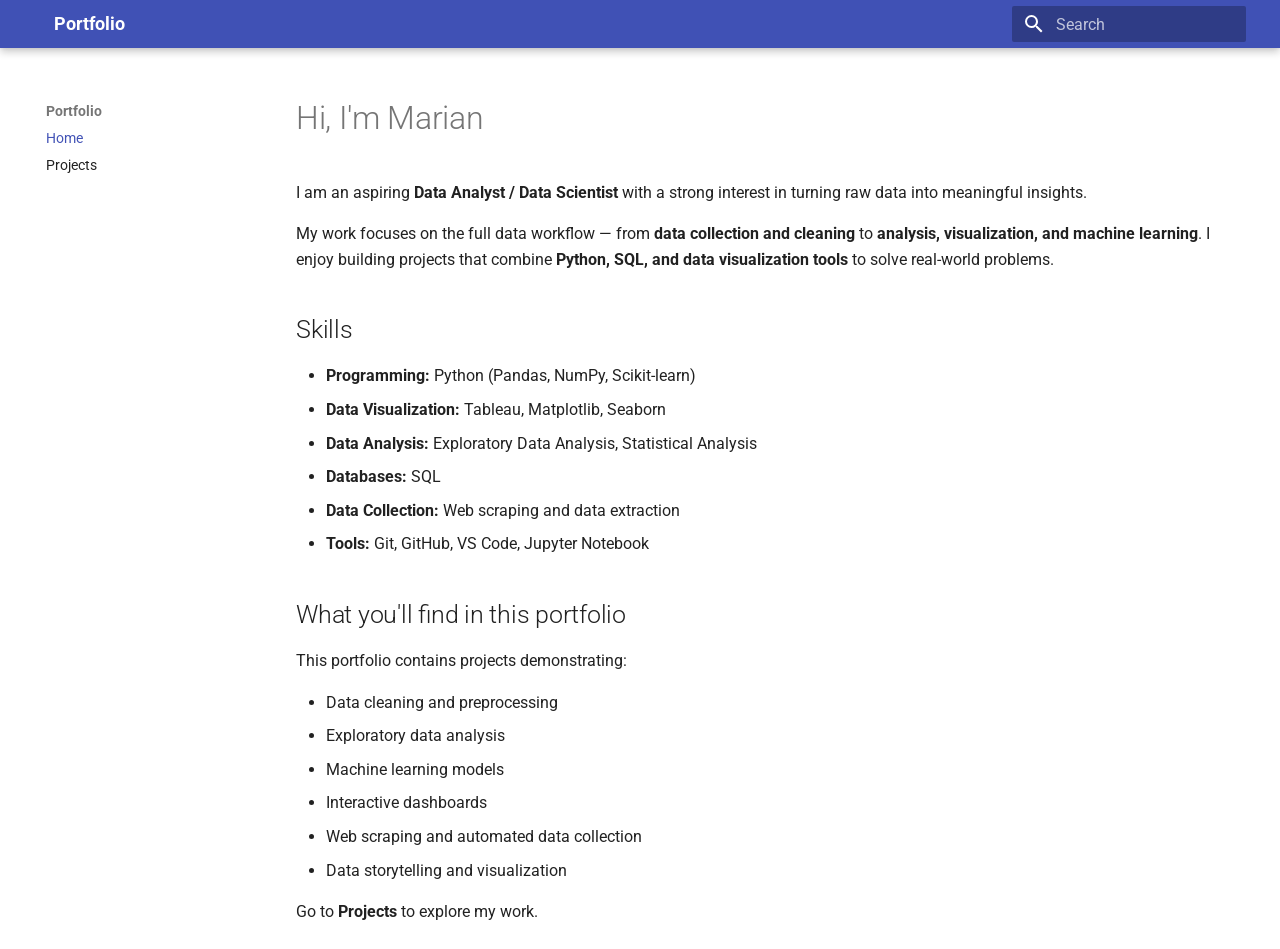
<file: index.html>
<!doctype html>
<html lang="en" class="no-js">
  <head>
    
      <meta charset="utf-8">
      <meta name="viewport" content="width=device-width,initial-scale=1">
      
      
      
      
      
        <link rel="next" href="projects/">
      
      
      <link rel="icon" href="assets/images/favicon.png">
      <meta name="generator" content="mkdocs-1.6.1, mkdocs-material-9.5.33">
    
    
      
        <title>Portfolio</title>
      
    
    
      <link rel="stylesheet" href="assets/stylesheets/main.3cba04c6.min.css">
      
      


    
    
      
    
    
      
        
        
        <link rel="preconnect" href="https://fonts.gstatic.com" crossorigin>
        <link rel="stylesheet" href="https://fonts.googleapis.com/css?family=Roboto:300,300i,400,400i,700,700i%7CRoboto+Mono:400,400i,700,700i&display=fallback">
        <style>:root{--md-text-font:"Roboto";--md-code-font:"Roboto Mono"}</style>
      
    
    
      <link rel="stylesheet" href="stylesheets/extra.css">
    
    <script>__md_scope=new URL(".",location),__md_hash=e=>[...e].reduce((e,_)=>(e<<5)-e+_.charCodeAt(0),0),__md_get=(e,_=localStorage,t=__md_scope)=>JSON.parse(_.getItem(t.pathname+"."+e)),__md_set=(e,_,t=localStorage,a=__md_scope)=>{try{t.setItem(a.pathname+"."+e,JSON.stringify(_))}catch(e){}}</script>
    
      

    
    
    
  </head>
  
  
    <body dir="ltr">
  
    
    <input class="md-toggle" data-md-toggle="drawer" type="checkbox" id="__drawer" autocomplete="off">
    <input class="md-toggle" data-md-toggle="search" type="checkbox" id="__search" autocomplete="off">
    <label class="md-overlay" for="__drawer"></label>
    <div data-md-component="skip">
      
        
        <a href="#hi-im-marian" class="md-skip">
          Skip to content
        </a>
      
    </div>
    <div data-md-component="announce">
      
    </div>
    
    
      

  

<header class="md-header md-header--shadow" data-md-component="header">
  <nav class="md-header__inner md-grid" aria-label="Header">
    <a href="." title="Portfolio" class="md-header__button md-logo" aria-label="Portfolio" data-md-component="logo">
      
  
  <svg xmlns="http://www.w3.org/2000/svg" viewBox="0 0 24 24"><path d="M12 8a3 3 0 0 0 3-3 3 3 0 0 0-3-3 3 3 0 0 0-3 3 3 3 0 0 0 3 3m0 3.54C9.64 9.35 6.5 8 3 8v11c3.5 0 6.64 1.35 9 3.54 2.36-2.19 5.5-3.54 9-3.54V8c-3.5 0-6.64 1.35-9 3.54Z"/></svg>

    </a>
    <label class="md-header__button md-icon" for="__drawer">
      
      <svg xmlns="http://www.w3.org/2000/svg" viewBox="0 0 24 24"><path d="M3 6h18v2H3V6m0 5h18v2H3v-2m0 5h18v2H3v-2Z"/></svg>
    </label>
    <div class="md-header__title" data-md-component="header-title">
      <div class="md-header__ellipsis">
        <div class="md-header__topic">
          <span class="md-ellipsis">
            Portfolio
          </span>
        </div>
        <div class="md-header__topic" data-md-component="header-topic">
          <span class="md-ellipsis">
            
              Home
            
          </span>
        </div>
      </div>
    </div>
    
    
      <script>var media,input,key,value,palette=__md_get("__palette");if(palette&&palette.color){"(prefers-color-scheme)"===palette.color.media&&(media=matchMedia("(prefers-color-scheme: light)"),input=document.querySelector(media.matches?"[data-md-color-media='(prefers-color-scheme: light)']":"[data-md-color-media='(prefers-color-scheme: dark)']"),palette.color.media=input.getAttribute("data-md-color-media"),palette.color.scheme=input.getAttribute("data-md-color-scheme"),palette.color.primary=input.getAttribute("data-md-color-primary"),palette.color.accent=input.getAttribute("data-md-color-accent"));for([key,value]of Object.entries(palette.color))document.body.setAttribute("data-md-color-"+key,value)}</script>
    
    
    
      <label class="md-header__button md-icon" for="__search">
        
        <svg xmlns="http://www.w3.org/2000/svg" viewBox="0 0 24 24"><path d="M9.5 3A6.5 6.5 0 0 1 16 9.5c0 1.61-.59 3.09-1.56 4.23l.27.27h.79l5 5-1.5 1.5-5-5v-.79l-.27-.27A6.516 6.516 0 0 1 9.5 16 6.5 6.5 0 0 1 3 9.5 6.5 6.5 0 0 1 9.5 3m0 2C7 5 5 7 5 9.5S7 14 9.5 14 14 12 14 9.5 12 5 9.5 5Z"/></svg>
      </label>
      <div class="md-search" data-md-component="search" role="dialog">
  <label class="md-search__overlay" for="__search"></label>
  <div class="md-search__inner" role="search">
    <form class="md-search__form" name="search">
      <input type="text" class="md-search__input" name="query" aria-label="Search" placeholder="Search" autocapitalize="off" autocorrect="off" autocomplete="off" spellcheck="false" data-md-component="search-query" required>
      <label class="md-search__icon md-icon" for="__search">
        
        <svg xmlns="http://www.w3.org/2000/svg" viewBox="0 0 24 24"><path d="M9.5 3A6.5 6.5 0 0 1 16 9.5c0 1.61-.59 3.09-1.56 4.23l.27.27h.79l5 5-1.5 1.5-5-5v-.79l-.27-.27A6.516 6.516 0 0 1 9.5 16 6.5 6.5 0 0 1 3 9.5 6.5 6.5 0 0 1 9.5 3m0 2C7 5 5 7 5 9.5S7 14 9.5 14 14 12 14 9.5 12 5 9.5 5Z"/></svg>
        
        <svg xmlns="http://www.w3.org/2000/svg" viewBox="0 0 24 24"><path d="M20 11v2H8l5.5 5.5-1.42 1.42L4.16 12l7.92-7.92L13.5 5.5 8 11h12Z"/></svg>
      </label>
      <nav class="md-search__options" aria-label="Search">
        
        <button type="reset" class="md-search__icon md-icon" title="Clear" aria-label="Clear" tabindex="-1">
          
          <svg xmlns="http://www.w3.org/2000/svg" viewBox="0 0 24 24"><path d="M19 6.41 17.59 5 12 10.59 6.41 5 5 6.41 10.59 12 5 17.59 6.41 19 12 13.41 17.59 19 19 17.59 13.41 12 19 6.41Z"/></svg>
        </button>
      </nav>
      
    </form>
    <div class="md-search__output">
      <div class="md-search__scrollwrap" tabindex="0" data-md-scrollfix>
        <div class="md-search-result" data-md-component="search-result">
          <div class="md-search-result__meta">
            Initializing search
          </div>
          <ol class="md-search-result__list" role="presentation"></ol>
        </div>
      </div>
    </div>
  </div>
</div>
    
    
  </nav>
  
</header>
    
    <div class="md-container" data-md-component="container">
      
      
        
          
        
      
      <main class="md-main" data-md-component="main">
        <div class="md-main__inner md-grid">
          
            
              
              <div class="md-sidebar md-sidebar--primary" data-md-component="sidebar" data-md-type="navigation" >
                <div class="md-sidebar__scrollwrap">
                  <div class="md-sidebar__inner">
                    



<nav class="md-nav md-nav--primary" aria-label="Navigation" data-md-level="0">
  <label class="md-nav__title" for="__drawer">
    <a href="." title="Portfolio" class="md-nav__button md-logo" aria-label="Portfolio" data-md-component="logo">
      
  
  <svg xmlns="http://www.w3.org/2000/svg" viewBox="0 0 24 24"><path d="M12 8a3 3 0 0 0 3-3 3 3 0 0 0-3-3 3 3 0 0 0-3 3 3 3 0 0 0 3 3m0 3.54C9.64 9.35 6.5 8 3 8v11c3.5 0 6.64 1.35 9 3.54 2.36-2.19 5.5-3.54 9-3.54V8c-3.5 0-6.64 1.35-9 3.54Z"/></svg>

    </a>
    Portfolio
  </label>
  
  <ul class="md-nav__list" data-md-scrollfix>
    
      
      
  
  
    
  
  
  
    <li class="md-nav__item md-nav__item--active">
      
      <input class="md-nav__toggle md-toggle" type="checkbox" id="__toc">
      
      
        
      
      
        <label class="md-nav__link md-nav__link--active" for="__toc">
          
  
  <span class="md-ellipsis">
    Home
  </span>
  

          <span class="md-nav__icon md-icon"></span>
        </label>
      
      <a href="." class="md-nav__link md-nav__link--active">
        
  
  <span class="md-ellipsis">
    Home
  </span>
  

      </a>
      
        

<nav class="md-nav md-nav--secondary" aria-label="Table of contents">
  
  
  
    
  
  
    <label class="md-nav__title" for="__toc">
      <span class="md-nav__icon md-icon"></span>
      Table of contents
    </label>
    <ul class="md-nav__list" data-md-component="toc" data-md-scrollfix>
      
        <li class="md-nav__item">
  <a href="#skills" class="md-nav__link">
    <span class="md-ellipsis">
      Skills
    </span>
  </a>
  
</li>
      
        <li class="md-nav__item">
  <a href="#what-youll-find-in-this-portfolio" class="md-nav__link">
    <span class="md-ellipsis">
      What you'll find in this portfolio
    </span>
  </a>
  
</li>
      
    </ul>
  
</nav>
      
    </li>
  

    
      
      
  
  
  
  
    <li class="md-nav__item">
      <a href="projects/" class="md-nav__link">
        
  
  <span class="md-ellipsis">
    Projects
  </span>
  

      </a>
    </li>
  

    
  </ul>
</nav>
                  </div>
                </div>
              </div>
            
            
              
              <div class="md-sidebar md-sidebar--secondary" data-md-component="sidebar" data-md-type="toc" >
                <div class="md-sidebar__scrollwrap">
                  <div class="md-sidebar__inner">
                    

<nav class="md-nav md-nav--secondary" aria-label="Table of contents">
  
  
  
    
  
  
    <label class="md-nav__title" for="__toc">
      <span class="md-nav__icon md-icon"></span>
      Table of contents
    </label>
    <ul class="md-nav__list" data-md-component="toc" data-md-scrollfix>
      
        <li class="md-nav__item">
  <a href="#skills" class="md-nav__link">
    <span class="md-ellipsis">
      Skills
    </span>
  </a>
  
</li>
      
        <li class="md-nav__item">
  <a href="#what-youll-find-in-this-portfolio" class="md-nav__link">
    <span class="md-ellipsis">
      What you'll find in this portfolio
    </span>
  </a>
  
</li>
      
    </ul>
  
</nav>
                  </div>
                </div>
              </div>
            
          
          
            <div class="md-content" data-md-component="content">
              <article class="md-content__inner md-typeset">
                
                  


<h1 id="hi-im-marian">Hi, I'm Marian</h1>
<p>I am an aspiring <strong>Data Analyst / Data Scientist</strong> with a strong interest in turning raw data into meaningful insights.</p>
<p>My work focuses on the full data workflow — from <strong>data collection and cleaning</strong> to <strong>analysis, visualization, and machine learning</strong>. I enjoy building projects that combine <strong>Python, SQL, and data visualization tools</strong> to solve real-world problems.</p>
<h2 id="skills">Skills</h2>
<ul>
<li><strong>Programming:</strong> Python (Pandas, NumPy, Scikit-learn)</li>
<li><strong>Data Visualization:</strong> Tableau, Matplotlib, Seaborn</li>
<li><strong>Data Analysis:</strong> Exploratory Data Analysis, Statistical Analysis</li>
<li><strong>Databases:</strong> SQL</li>
<li><strong>Data Collection:</strong> Web scraping and data extraction</li>
<li><strong>Tools:</strong> Git, GitHub, VS Code, Jupyter Notebook</li>
</ul>
<h2 id="what-youll-find-in-this-portfolio">What you'll find in this portfolio</h2>
<p>This portfolio contains projects demonstrating:</p>
<ul>
<li>Data cleaning and preprocessing</li>
<li>Exploratory data analysis</li>
<li>Machine learning models</li>
<li>Interactive dashboards</li>
<li>Web scraping and automated data collection</li>
<li>Data storytelling and visualization</li>
</ul>
<p>Go to <strong>Projects</strong> to explore my work.</p>












                
              </article>
            </div>
          
          
<script>var target=document.getElementById(location.hash.slice(1));target&&target.name&&(target.checked=target.name.startsWith("__tabbed_"))</script>
        </div>
        
      </main>
      
        <footer class="md-footer">
  
  <div class="md-footer-meta md-typeset">
    <div class="md-footer-meta__inner md-grid">
      <div class="md-copyright">
  
  
    Made with
    <a href="https://squidfunk.github.io/mkdocs-material/" target="_blank" rel="noopener">
      Material for MkDocs
    </a>
  
</div>
      
    </div>
  </div>
</footer>
      
    </div>
    <div class="md-dialog" data-md-component="dialog">
      <div class="md-dialog__inner md-typeset"></div>
    </div>
    
    
    <script id="__config" type="application/json">{"base": ".", "features": [], "search": "assets/javascripts/workers/search.b8dbb3d2.min.js", "translations": {"clipboard.copied": "Copied to clipboard", "clipboard.copy": "Copy to clipboard", "search.result.more.one": "1 more on this page", "search.result.more.other": "# more on this page", "search.result.none": "No matching documents", "search.result.one": "1 matching document", "search.result.other": "# matching documents", "search.result.placeholder": "Type to start searching", "search.result.term.missing": "Missing", "select.version": "Select version"}}</script>
    
    
      <script src="assets/javascripts/bundle.af256bd8.min.js"></script>
      
    
  </body>
</html>
</file>
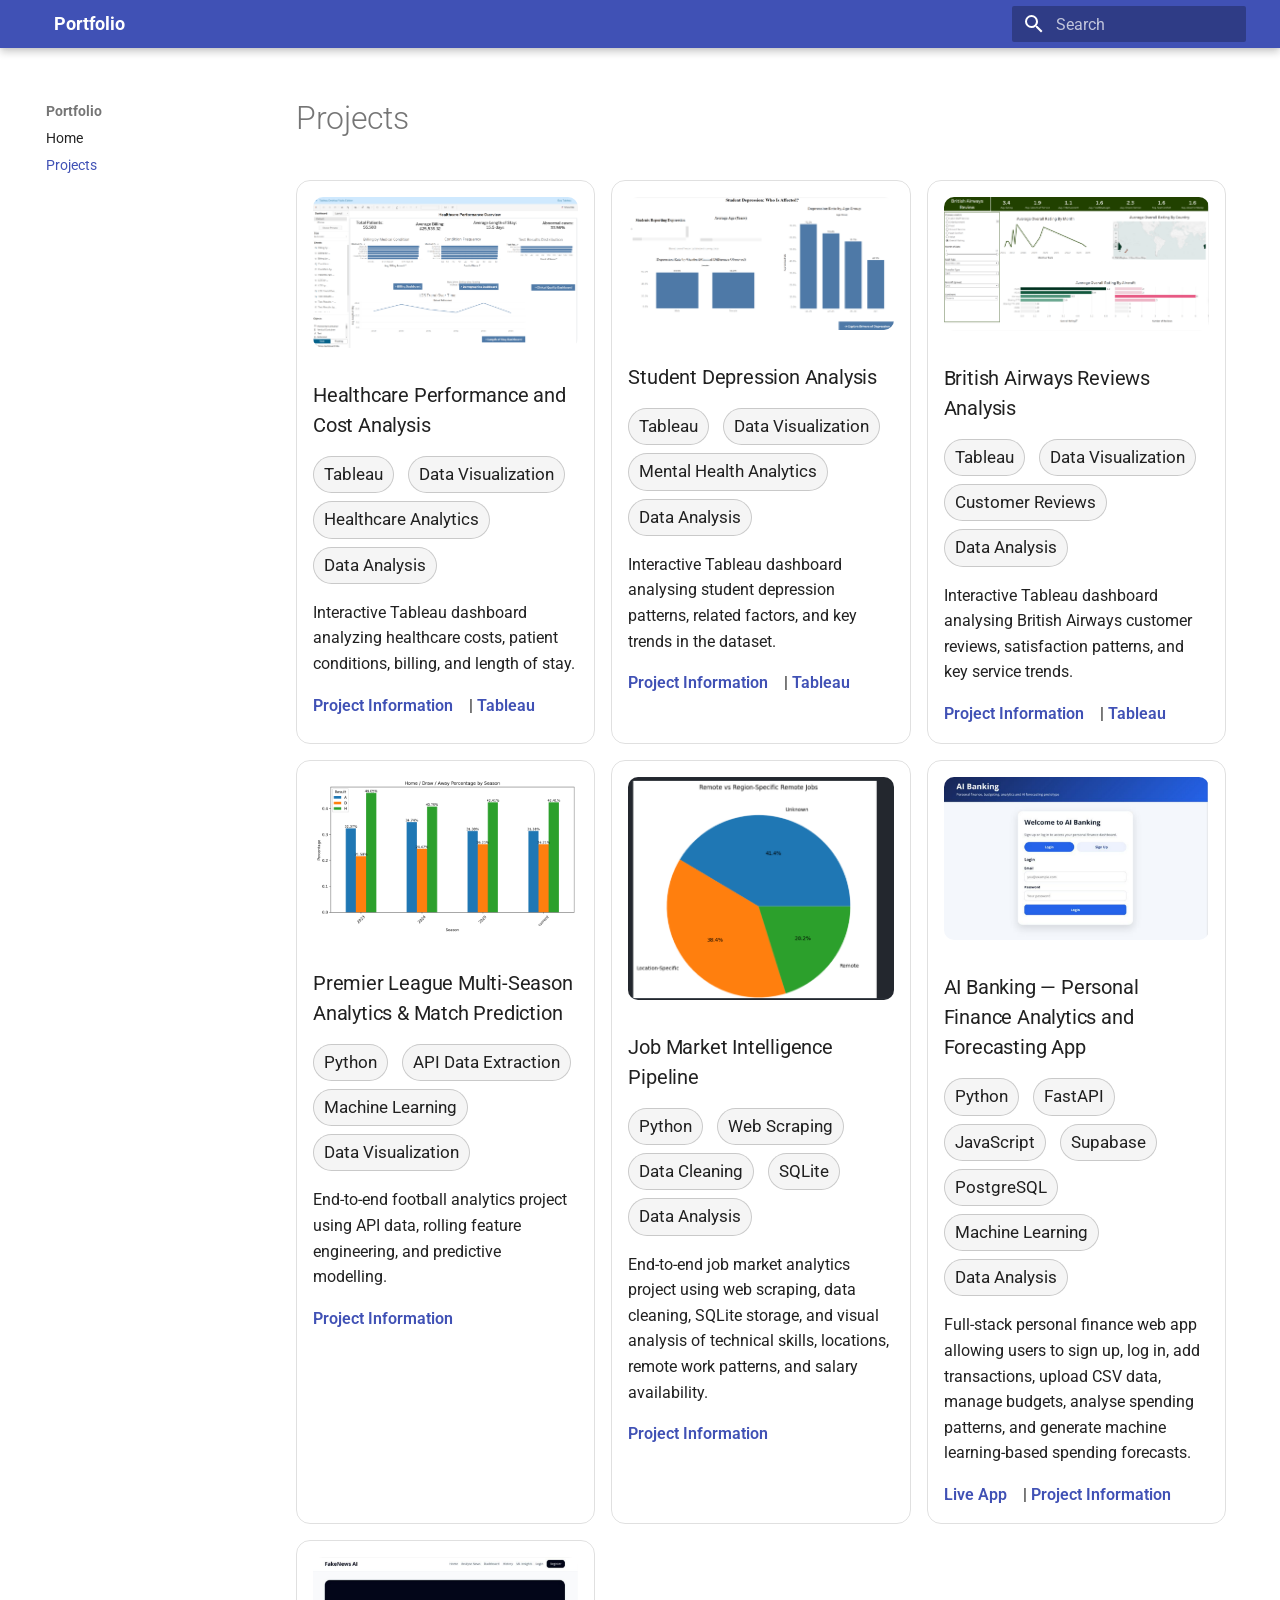
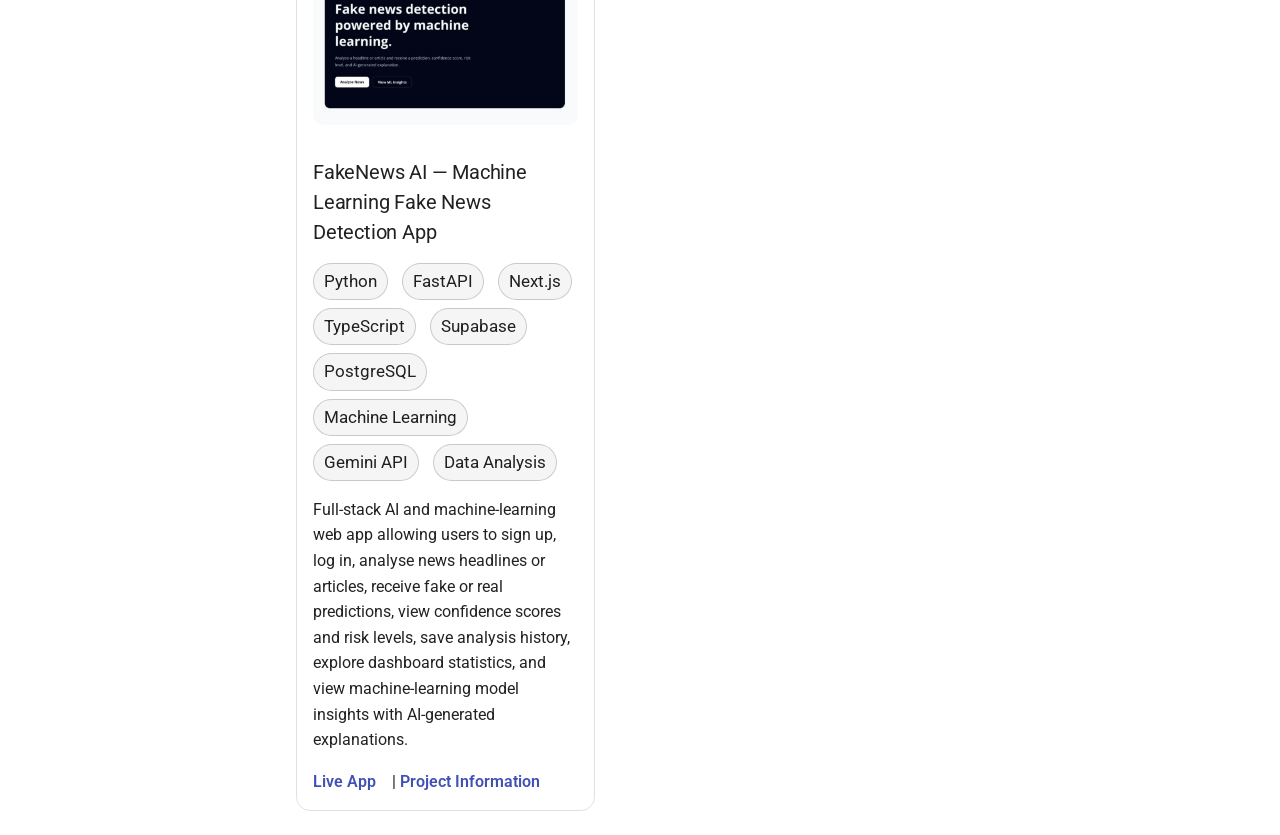
<file: projects/index.html>
<!doctype html>
<html lang="en" class="no-js">
  <head>
    
      <meta charset="utf-8">
      <meta name="viewport" content="width=device-width,initial-scale=1">
      
      
      
      
        <link rel="prev" href="..">
      
      
      
      <link rel="icon" href="../assets/images/favicon.png">
      <meta name="generator" content="mkdocs-1.6.1, mkdocs-material-9.5.33">
    
    
      
        <title>Projects - Portfolio</title>
      
    
    
      <link rel="stylesheet" href="../assets/stylesheets/main.3cba04c6.min.css">
      
      


    
    
      
    
    
      
        
        
        <link rel="preconnect" href="https://fonts.gstatic.com" crossorigin>
        <link rel="stylesheet" href="https://fonts.googleapis.com/css?family=Roboto:300,300i,400,400i,700,700i%7CRoboto+Mono:400,400i,700,700i&display=fallback">
        <style>:root{--md-text-font:"Roboto";--md-code-font:"Roboto Mono"}</style>
      
    
    
      <link rel="stylesheet" href="../stylesheets/extra.css">
    
    <script>__md_scope=new URL("..",location),__md_hash=e=>[...e].reduce((e,_)=>(e<<5)-e+_.charCodeAt(0),0),__md_get=(e,_=localStorage,t=__md_scope)=>JSON.parse(_.getItem(t.pathname+"."+e)),__md_set=(e,_,t=localStorage,a=__md_scope)=>{try{t.setItem(a.pathname+"."+e,JSON.stringify(_))}catch(e){}}</script>
    
      

    
    
    
  </head>
  
  
    <body dir="ltr">
  
    
    <input class="md-toggle" data-md-toggle="drawer" type="checkbox" id="__drawer" autocomplete="off">
    <input class="md-toggle" data-md-toggle="search" type="checkbox" id="__search" autocomplete="off">
    <label class="md-overlay" for="__drawer"></label>
    <div data-md-component="skip">
      
        
        <a href="#projects" class="md-skip">
          Skip to content
        </a>
      
    </div>
    <div data-md-component="announce">
      
    </div>
    
    
      

  

<header class="md-header md-header--shadow" data-md-component="header">
  <nav class="md-header__inner md-grid" aria-label="Header">
    <a href=".." title="Portfolio" class="md-header__button md-logo" aria-label="Portfolio" data-md-component="logo">
      
  
  <svg xmlns="http://www.w3.org/2000/svg" viewBox="0 0 24 24"><path d="M12 8a3 3 0 0 0 3-3 3 3 0 0 0-3-3 3 3 0 0 0-3 3 3 3 0 0 0 3 3m0 3.54C9.64 9.35 6.5 8 3 8v11c3.5 0 6.64 1.35 9 3.54 2.36-2.19 5.5-3.54 9-3.54V8c-3.5 0-6.64 1.35-9 3.54Z"/></svg>

    </a>
    <label class="md-header__button md-icon" for="__drawer">
      
      <svg xmlns="http://www.w3.org/2000/svg" viewBox="0 0 24 24"><path d="M3 6h18v2H3V6m0 5h18v2H3v-2m0 5h18v2H3v-2Z"/></svg>
    </label>
    <div class="md-header__title" data-md-component="header-title">
      <div class="md-header__ellipsis">
        <div class="md-header__topic">
          <span class="md-ellipsis">
            Portfolio
          </span>
        </div>
        <div class="md-header__topic" data-md-component="header-topic">
          <span class="md-ellipsis">
            
              Projects
            
          </span>
        </div>
      </div>
    </div>
    
    
      <script>var media,input,key,value,palette=__md_get("__palette");if(palette&&palette.color){"(prefers-color-scheme)"===palette.color.media&&(media=matchMedia("(prefers-color-scheme: light)"),input=document.querySelector(media.matches?"[data-md-color-media='(prefers-color-scheme: light)']":"[data-md-color-media='(prefers-color-scheme: dark)']"),palette.color.media=input.getAttribute("data-md-color-media"),palette.color.scheme=input.getAttribute("data-md-color-scheme"),palette.color.primary=input.getAttribute("data-md-color-primary"),palette.color.accent=input.getAttribute("data-md-color-accent"));for([key,value]of Object.entries(palette.color))document.body.setAttribute("data-md-color-"+key,value)}</script>
    
    
    
      <label class="md-header__button md-icon" for="__search">
        
        <svg xmlns="http://www.w3.org/2000/svg" viewBox="0 0 24 24"><path d="M9.5 3A6.5 6.5 0 0 1 16 9.5c0 1.61-.59 3.09-1.56 4.23l.27.27h.79l5 5-1.5 1.5-5-5v-.79l-.27-.27A6.516 6.516 0 0 1 9.5 16 6.5 6.5 0 0 1 3 9.5 6.5 6.5 0 0 1 9.5 3m0 2C7 5 5 7 5 9.5S7 14 9.5 14 14 12 14 9.5 12 5 9.5 5Z"/></svg>
      </label>
      <div class="md-search" data-md-component="search" role="dialog">
  <label class="md-search__overlay" for="__search"></label>
  <div class="md-search__inner" role="search">
    <form class="md-search__form" name="search">
      <input type="text" class="md-search__input" name="query" aria-label="Search" placeholder="Search" autocapitalize="off" autocorrect="off" autocomplete="off" spellcheck="false" data-md-component="search-query" required>
      <label class="md-search__icon md-icon" for="__search">
        
        <svg xmlns="http://www.w3.org/2000/svg" viewBox="0 0 24 24"><path d="M9.5 3A6.5 6.5 0 0 1 16 9.5c0 1.61-.59 3.09-1.56 4.23l.27.27h.79l5 5-1.5 1.5-5-5v-.79l-.27-.27A6.516 6.516 0 0 1 9.5 16 6.5 6.5 0 0 1 3 9.5 6.5 6.5 0 0 1 9.5 3m0 2C7 5 5 7 5 9.5S7 14 9.5 14 14 12 14 9.5 12 5 9.5 5Z"/></svg>
        
        <svg xmlns="http://www.w3.org/2000/svg" viewBox="0 0 24 24"><path d="M20 11v2H8l5.5 5.5-1.42 1.42L4.16 12l7.92-7.92L13.5 5.5 8 11h12Z"/></svg>
      </label>
      <nav class="md-search__options" aria-label="Search">
        
        <button type="reset" class="md-search__icon md-icon" title="Clear" aria-label="Clear" tabindex="-1">
          
          <svg xmlns="http://www.w3.org/2000/svg" viewBox="0 0 24 24"><path d="M19 6.41 17.59 5 12 10.59 6.41 5 5 6.41 10.59 12 5 17.59 6.41 19 12 13.41 17.59 19 19 17.59 13.41 12 19 6.41Z"/></svg>
        </button>
      </nav>
      
    </form>
    <div class="md-search__output">
      <div class="md-search__scrollwrap" tabindex="0" data-md-scrollfix>
        <div class="md-search-result" data-md-component="search-result">
          <div class="md-search-result__meta">
            Initializing search
          </div>
          <ol class="md-search-result__list" role="presentation"></ol>
        </div>
      </div>
    </div>
  </div>
</div>
    
    
  </nav>
  
</header>
    
    <div class="md-container" data-md-component="container">
      
      
        
          
        
      
      <main class="md-main" data-md-component="main">
        <div class="md-main__inner md-grid">
          
            
              
              <div class="md-sidebar md-sidebar--primary" data-md-component="sidebar" data-md-type="navigation" >
                <div class="md-sidebar__scrollwrap">
                  <div class="md-sidebar__inner">
                    



<nav class="md-nav md-nav--primary" aria-label="Navigation" data-md-level="0">
  <label class="md-nav__title" for="__drawer">
    <a href=".." title="Portfolio" class="md-nav__button md-logo" aria-label="Portfolio" data-md-component="logo">
      
  
  <svg xmlns="http://www.w3.org/2000/svg" viewBox="0 0 24 24"><path d="M12 8a3 3 0 0 0 3-3 3 3 0 0 0-3-3 3 3 0 0 0-3 3 3 3 0 0 0 3 3m0 3.54C9.64 9.35 6.5 8 3 8v11c3.5 0 6.64 1.35 9 3.54 2.36-2.19 5.5-3.54 9-3.54V8c-3.5 0-6.64 1.35-9 3.54Z"/></svg>

    </a>
    Portfolio
  </label>
  
  <ul class="md-nav__list" data-md-scrollfix>
    
      
      
  
  
  
  
    <li class="md-nav__item">
      <a href=".." class="md-nav__link">
        
  
  <span class="md-ellipsis">
    Home
  </span>
  

      </a>
    </li>
  

    
      
      
  
  
    
  
  
  
    <li class="md-nav__item md-nav__item--active">
      
      <input class="md-nav__toggle md-toggle" type="checkbox" id="__toc">
      
      
        
      
      
      <a href="./" class="md-nav__link md-nav__link--active">
        
  
  <span class="md-ellipsis">
    Projects
  </span>
  

      </a>
      
    </li>
  

    
  </ul>
</nav>
                  </div>
                </div>
              </div>
            
            
              
              <div class="md-sidebar md-sidebar--secondary" data-md-component="sidebar" data-md-type="toc" >
                <div class="md-sidebar__scrollwrap">
                  <div class="md-sidebar__inner">
                    

<nav class="md-nav md-nav--secondary" aria-label="Table of contents">
  
  
  
    
  
  
</nav>
                  </div>
                </div>
              </div>
            
          
          
            <div class="md-content" data-md-component="content">
              <article class="md-content__inner md-typeset">
                
                  


<h1 id="projects">Projects</h1>
<!-- PROJECTS_START -->
<div class="project-grid">

<div class="project-card">
  <img src="../images/executive_summary.png" alt="Healthcare Performance and Cost Analysis screenshot" class="project-image">
  <h3>Healthcare Performance and Cost Analysis</h3>
  <div class="project-meta"><span class="tag">Tableau</span> <span class="tag">Data Visualization</span> <span class="tag">Healthcare Analytics</span> <span class="tag">Data Analysis</span></div>
  <p>Interactive Tableau dashboard analyzing healthcare costs, patient conditions, billing, and length of stay.</p>
  <div class="project-links"><a href="https://github.com/Ilie1985/healthcare-tableau-dashboard" target="_blank" rel="noopener">Project Information</a> | <a href="https://public.tableau.com/app/profile/marian.stefanita.ilie/viz/HealthcarePerformanceandCostAnalysisAnInteractiveTableauDashboard/Dashboard0ExecutiveSummary" target="_blank" rel="noopener">Tableau</a></div>
</div>

<div class="project-card">
  <img src="../images/student_depression_dashboard.png" alt="Student Depression Analysis screenshot" class="project-image">
  <h3>Student Depression Analysis</h3>
  <div class="project-meta"><span class="tag">Tableau</span> <span class="tag">Data Visualization</span> <span class="tag">Mental Health Analytics</span> <span class="tag">Data Analysis</span></div>
  <p>Interactive Tableau dashboard analysing student depression patterns, related factors, and key trends in the dataset.</p>
  <div class="project-links"><a href="https://github.com/Ilie1985/Student-Depression-Trends-Drivers-Analysis-Tableau-Dashboard-" target="_blank" rel="noopener">Project Information</a> | <a href="https://public.tableau.com/app/profile/marian.stefanita.ilie/viz/Studentdepression_17701550528510/Page1DepressionTrendsDemographics" target="_blank" rel="noopener">Tableau</a></div>
</div>

<div class="project-card">
  <img src="../images/ba_reviews_dashboard.png" alt="British Airways Reviews Analysis screenshot" class="project-image">
  <h3>British Airways Reviews Analysis</h3>
  <div class="project-meta"><span class="tag">Tableau</span> <span class="tag">Data Visualization</span> <span class="tag">Customer Reviews</span> <span class="tag">Data Analysis</span></div>
  <p>Interactive Tableau dashboard analysing British Airways customer reviews, satisfaction patterns, and key service trends.</p>
  <div class="project-links"><a href="https://github.com/Ilie1985/British-Airways-Sentiment-and-Reviews-Analysis" target="_blank" rel="noopener">Project Information</a> | <a href="https://public.tableau.com/app/profile/marian.stefanita.ilie/viz/BAReviews_17717059451810/Dashboard1" target="_blank" rel="noopener">Tableau</a></div>
</div>

<div class="project-card">
  <img src="../images/result_distribution.png" alt="Premier League Multi-Season Analytics & Match Prediction screenshot" class="project-image">
  <h3>Premier League Multi-Season Analytics & Match Prediction</h3>
  <div class="project-meta"><span class="tag">Python</span> <span class="tag">API Data Extraction</span> <span class="tag">Machine Learning</span> <span class="tag">Data Visualization</span></div>
  <p>End-to-end football analytics project using API data, rolling feature engineering, and predictive modelling.</p>
  <div class="project-links"><a href="https://github.com/Ilie1985/pl-football-analytics" target="_blank" rel="noopener">Project Information</a></div>
</div>

<div class="project-card">
  <img src="../images/remote_vs_nonremote.png" alt="Job Market Intelligence Pipeline screenshot" class="project-image">
  <h3>Job Market Intelligence Pipeline</h3>
  <div class="project-meta"><span class="tag">Python</span> <span class="tag">Web Scraping</span> <span class="tag">Data Cleaning</span> <span class="tag">SQLite</span> <span class="tag">Data Analysis</span></div>
  <p>End-to-end job market analytics project using web scraping, data cleaning, SQLite storage, and visual analysis of technical skills, locations, remote work patterns, and salary availability.</p>
  <div class="project-links"><a href="https://github.com/Ilie1985/job_market" target="_blank" rel="noopener">Project Information</a></div>
</div>

<div class="project-card">
  <img src="../images/AI_Banking.png" alt="AI Banking — Personal Finance Analytics and Forecasting App screenshot" class="project-image">
  <h3>AI Banking — Personal Finance Analytics and Forecasting App</h3>
  <div class="project-meta"><span class="tag">Python</span> <span class="tag">FastAPI</span> <span class="tag">JavaScript</span> <span class="tag">Supabase</span> <span class="tag">PostgreSQL</span> <span class="tag">Machine Learning</span> <span class="tag">Data Analysis</span></div>
  <p>Full-stack personal finance web app allowing users to sign up, log in, add transactions, upload CSV data, manage budgets, analyse spending patterns, and generate machine learning-based spending forecasts.</p>
  <div class="project-links"><a href="https://ai-banking-project.vercel.app" target="_blank" rel="noopener">Live App</a> | <a href="https://github.com/Ilie1985/AI_Banking_Project" target="_blank" rel="noopener">Project Information</a></div>
</div>

<div class="project-card">
  <img src="../images/FakeNews_AI.png" alt="FakeNews AI — Machine Learning Fake News Detection App screenshot" class="project-image">
  <h3>FakeNews AI — Machine Learning Fake News Detection App</h3>
  <div class="project-meta"><span class="tag">Python</span> <span class="tag">FastAPI</span> <span class="tag">Next.js</span> <span class="tag">TypeScript</span> <span class="tag">Supabase</span> <span class="tag">PostgreSQL</span> <span class="tag">Machine Learning</span> <span class="tag">Gemini API</span> <span class="tag">Data Analysis</span></div>
  <p>Full-stack AI and machine-learning web app allowing users to sign up, log in, analyse news headlines or articles, receive fake or real predictions, view confidence scores and risk levels, save analysis history, explore dashboard statistics, and view machine-learning model insights with AI-generated explanations.</p>
  <div class="project-links"><a href="https://fake-news-identifier-omega.vercel.app" target="_blank" rel="noopener">Live App</a> | <a href="https://github.com/Ilie1985/Fake_news_identifier" target="_blank" rel="noopener">Project Information</a></div>
</div>

</div>

<!-- PROJECTS_END -->












                
              </article>
            </div>
          
          
<script>var target=document.getElementById(location.hash.slice(1));target&&target.name&&(target.checked=target.name.startsWith("__tabbed_"))</script>
        </div>
        
      </main>
      
        <footer class="md-footer">
  
  <div class="md-footer-meta md-typeset">
    <div class="md-footer-meta__inner md-grid">
      <div class="md-copyright">
  
  
    Made with
    <a href="https://squidfunk.github.io/mkdocs-material/" target="_blank" rel="noopener">
      Material for MkDocs
    </a>
  
</div>
      
    </div>
  </div>
</footer>
      
    </div>
    <div class="md-dialog" data-md-component="dialog">
      <div class="md-dialog__inner md-typeset"></div>
    </div>
    
    
    <script id="__config" type="application/json">{"base": "..", "features": [], "search": "../assets/javascripts/workers/search.b8dbb3d2.min.js", "translations": {"clipboard.copied": "Copied to clipboard", "clipboard.copy": "Copy to clipboard", "search.result.more.one": "1 more on this page", "search.result.more.other": "# more on this page", "search.result.none": "No matching documents", "search.result.one": "1 matching document", "search.result.other": "# matching documents", "search.result.placeholder": "Type to start searching", "search.result.term.missing": "Missing", "select.version": "Select version"}}</script>
    
    
      <script src="../assets/javascripts/bundle.af256bd8.min.js"></script>
      
    
  </body>
</html>
</file>
<file: stylesheets/extra.css>
.project-grid {
  display: grid;
  grid-template-columns: repeat(auto-fit, minmax(260px, 1fr));
  gap: 16px;
  margin-top: 16px;
}

.project-card {
  transition: transform 0.2s ease, box-shadow 0.2s ease;
  border: 1px solid rgba(0,0,0,0.12);
  border-radius: 14px;
  padding: 16px;
}

.project-card:hover {
    transform: translateY(-6px);
    box-shadow: 0 10px 22px rgba(0,0,0,0.12);
}

.project-image {
  width: 100%;
  height: 180px;
  object-fit: cover;
  border-radius: 10px;
  margin-bottom: 14px;
  display: block;
}

.tag {
  display: inline-block;
  padding: 4px 10px;
  border-radius: 999px;
  border: 1px solid rgba(0,0,0,0.18);
  margin-right: 6px;
  font-size: 0.85rem;
  background: rgba(0,0,0,0.04);
}

.project-links a {
  text-decoration: none;
  margin-right: 12px;
  font-weight: 600;
}

.project-meta {
    display: flex;
    flex-wrap: wrap;
    gap: 8px;
    margin: 10px 0 14px 0;
}

/* hide logo in top header */
.md-header__button.md-logo {
    display: none !important;
}

/* hide logo in mobile drawer */
.md-nav__title .md-logo {
    display: none !important;
}

/* hide logo container in drawer completely */
.md-nav__title {
    display: flex;
    align-items: center;
}

/* remove the empty logo spacing */
.md-nav__title .md-nav__button {
    display: none !important;
}

.md-footer-meta {
    display: none;
}

/* Remove the right sidebar (Table of contents) */
.md-sidebar--secondary {
    display: none !important;
}

/* Expand main content to full width */
.md-content {
    max-width: 100%;
}
</file>
<file: assets/stylesheets/main.3cba04c6.min.css>
@charset "UTF-8";html{-webkit-text-size-adjust:none;-moz-text-size-adjust:none;text-size-adjust:none;box-sizing:border-box}*,:after,:before{box-sizing:inherit}@media (prefers-reduced-motion){*,:after,:before{transition:none!important}}body{margin:0}a,button,input,label{-webkit-tap-highlight-color:transparent}a{color:inherit;text-decoration:none}hr{border:0;box-sizing:initial;display:block;height:.05rem;overflow:visible;padding:0}small{font-size:80%}sub,sup{line-height:1em}img{border-style:none}table{border-collapse:initial;border-spacing:0}td,th{font-weight:400;vertical-align:top}button{background:#0000;border:0;font-family:inherit;font-size:inherit;margin:0;padding:0}input{border:0;outline:none}:root{--md-primary-fg-color:#4051b5;--md-primary-fg-color--light:#5d6cc0;--md-primary-fg-color--dark:#303fa1;--md-primary-bg-color:#fff;--md-primary-bg-color--light:#ffffffb3;--md-accent-fg-color:#526cfe;--md-accent-fg-color--transparent:#526cfe1a;--md-accent-bg-color:#fff;--md-accent-bg-color--light:#ffffffb3}[data-md-color-scheme=default]{color-scheme:light}[data-md-color-scheme=default] img[src$="#gh-dark-mode-only"],[data-md-color-scheme=default] img[src$="#only-dark"]{display:none}:root,[data-md-color-scheme=default]{--md-hue:225deg;--md-default-fg-color:#000000de;--md-default-fg-color--light:#0000008a;--md-default-fg-color--lighter:#00000052;--md-default-fg-color--lightest:#00000012;--md-default-bg-color:#fff;--md-default-bg-color--light:#ffffffb3;--md-default-bg-color--lighter:#ffffff4d;--md-default-bg-color--lightest:#ffffff1f;--md-code-fg-color:#36464e;--md-code-bg-color:#f5f5f5;--md-code-hl-color:#4287ff;--md-code-hl-color--light:#4287ff1a;--md-code-hl-number-color:#d52a2a;--md-code-hl-special-color:#db1457;--md-code-hl-function-color:#a846b9;--md-code-hl-constant-color:#6e59d9;--md-code-hl-keyword-color:#3f6ec6;--md-code-hl-string-color:#1c7d4d;--md-code-hl-name-color:var(--md-code-fg-color);--md-code-hl-operator-color:var(--md-default-fg-color--light);--md-code-hl-punctuation-color:var(--md-default-fg-color--light);--md-code-hl-comment-color:var(--md-default-fg-color--light);--md-code-hl-generic-color:var(--md-default-fg-color--light);--md-code-hl-variable-color:var(--md-default-fg-color--light);--md-typeset-color:var(--md-default-fg-color);--md-typeset-a-color:var(--md-primary-fg-color);--md-typeset-del-color:#f5503d26;--md-typeset-ins-color:#0bd57026;--md-typeset-kbd-color:#fafafa;--md-typeset-kbd-accent-color:#fff;--md-typeset-kbd-border-color:#b8b8b8;--md-typeset-mark-color:#ffff0080;--md-typeset-table-color:#0000001f;--md-typeset-table-color--light:rgba(0,0,0,.035);--md-admonition-fg-color:var(--md-default-fg-color);--md-admonition-bg-color:var(--md-default-bg-color);--md-warning-fg-color:#000000de;--md-warning-bg-color:#ff9;--md-footer-fg-color:#fff;--md-footer-fg-color--light:#ffffffb3;--md-footer-fg-color--lighter:#ffffff73;--md-footer-bg-color:#000000de;--md-footer-bg-color--dark:#00000052;--md-shadow-z1:0 0.2rem 0.5rem #0000000d,0 0 0.05rem #0000001a;--md-shadow-z2:0 0.2rem 0.5rem #0000001a,0 0 0.05rem #00000040;--md-shadow-z3:0 0.2rem 0.5rem #0003,0 0 0.05rem #00000059}.md-icon svg{fill:currentcolor;display:block;height:1.2rem;width:1.2rem}body{-webkit-font-smoothing:antialiased;-moz-osx-font-smoothing:grayscale;--md-text-font-family:var(--md-text-font,_),-apple-system,BlinkMacSystemFont,Helvetica,Arial,sans-serif;--md-code-font-family:var(--md-code-font,_),SFMono-Regular,Consolas,Menlo,monospace}aside,body,input{font-feature-settings:"kern","liga";color:var(--md-typeset-color);font-family:var(--md-text-font-family)}code,kbd,pre{font-feature-settings:"kern";font-family:var(--md-code-font-family)}:root{--md-typeset-table-sort-icon:url('data:image/svg+xml;charset=utf-8,<svg xmlns="http://www.w3.org/2000/svg" viewBox="0 0 24 24"><path d="m18 21-4-4h3V7h-3l4-4 4 4h-3v10h3M2 19v-2h10v2M2 13v-2h7v2M2 7V5h4v2H2Z"/></svg>');--md-typeset-table-sort-icon--asc:url('data:image/svg+xml;charset=utf-8,<svg xmlns="http://www.w3.org/2000/svg" viewBox="0 0 24 24"><path d="M19 17h3l-4 4-4-4h3V3h2M2 17h10v2H2M6 5v2H2V5m0 6h7v2H2v-2Z"/></svg>');--md-typeset-table-sort-icon--desc:url('data:image/svg+xml;charset=utf-8,<svg xmlns="http://www.w3.org/2000/svg" viewBox="0 0 24 24"><path d="M19 7h3l-4-4-4 4h3v14h2M2 17h10v2H2M6 5v2H2V5m0 6h7v2H2v-2Z"/></svg>')}.md-typeset{-webkit-print-color-adjust:exact;color-adjust:exact;font-size:.8rem;line-height:1.6}@media print{.md-typeset{font-size:.68rem}}.md-typeset blockquote,.md-typeset dl,.md-typeset figure,.md-typeset ol,.md-typeset pre,.md-typeset ul{margin-bottom:1em;margin-top:1em}.md-typeset h1{color:var(--md-default-fg-color--light);font-size:2em;line-height:1.3;margin:0 0 1.25em}.md-typeset h1,.md-typeset h2{font-weight:300;letter-spacing:-.01em}.md-typeset h2{font-size:1.5625em;line-height:1.4;margin:1.6em 0 .64em}.md-typeset h3{font-size:1.25em;font-weight:400;letter-spacing:-.01em;line-height:1.5;margin:1.6em 0 .8em}.md-typeset h2+h3{margin-top:.8em}.md-typeset h4{font-weight:700;letter-spacing:-.01em;margin:1em 0}.md-typeset h5,.md-typeset h6{color:var(--md-default-fg-color--light);font-size:.8em;font-weight:700;letter-spacing:-.01em;margin:1.25em 0}.md-typeset h5{text-transform:uppercase}.md-typeset hr{border-bottom:.05rem solid var(--md-default-fg-color--lightest);display:flow-root;margin:1.5em 0}.md-typeset a{color:var(--md-typeset-a-color);word-break:break-word}.md-typeset a,.md-typeset a:before{transition:color 125ms}.md-typeset a:focus,.md-typeset a:hover{color:var(--md-accent-fg-color)}.md-typeset a:focus code,.md-typeset a:hover code{background-color:var(--md-accent-fg-color--transparent)}.md-typeset a code{color:currentcolor;transition:background-color 125ms}.md-typeset a.focus-visible{outline-color:var(--md-accent-fg-color);outline-offset:.2rem}.md-typeset code,.md-typeset kbd,.md-typeset pre{color:var(--md-code-fg-color);direction:ltr;font-variant-ligatures:none}@media print{.md-typeset code,.md-typeset kbd,.md-typeset pre{white-space:pre-wrap}}.md-typeset code{background-color:var(--md-code-bg-color);border-radius:.1rem;-webkit-box-decoration-break:clone;box-decoration-break:clone;font-size:.85em;padding:0 .2941176471em;word-break:break-word}.md-typeset code:not(.focus-visible){-webkit-tap-highlight-color:transparent;outline:none}.md-typeset pre{display:flow-root;line-height:1.4;position:relative}.md-typeset pre>code{-webkit-box-decoration-break:slice;box-decoration-break:slice;box-shadow:none;display:block;margin:0;outline-color:var(--md-accent-fg-color);overflow:auto;padding:.7720588235em 1.1764705882em;scrollbar-color:var(--md-default-fg-color--lighter) #0000;scrollbar-width:thin;touch-action:auto;word-break:normal}.md-typeset pre>code:hover{scrollbar-color:var(--md-accent-fg-color) #0000}.md-typeset pre>code::-webkit-scrollbar{height:.2rem;width:.2rem}.md-typeset pre>code::-webkit-scrollbar-thumb{background-color:var(--md-default-fg-color--lighter)}.md-typeset pre>code::-webkit-scrollbar-thumb:hover{background-color:var(--md-accent-fg-color)}.md-typeset kbd{background-color:var(--md-typeset-kbd-color);border-radius:.1rem;box-shadow:0 .1rem 0 .05rem var(--md-typeset-kbd-border-color),0 .1rem 0 var(--md-typeset-kbd-border-color),0 -.1rem .2rem var(--md-typeset-kbd-accent-color) inset;color:var(--md-default-fg-color);display:inline-block;font-size:.75em;padding:0 .6666666667em;vertical-align:text-top;word-break:break-word}.md-typeset mark{background-color:var(--md-typeset-mark-color);-webkit-box-decoration-break:clone;box-decoration-break:clone;color:inherit;word-break:break-word}.md-typeset abbr{border-bottom:.05rem dotted var(--md-default-fg-color--light);cursor:help;text-decoration:none}.md-typeset small{opacity:.75}[dir=ltr] .md-typeset sub,[dir=ltr] .md-typeset sup{margin-left:.078125em}[dir=rtl] .md-typeset sub,[dir=rtl] .md-typeset sup{margin-right:.078125em}[dir=ltr] .md-typeset blockquote{padding-left:.6rem}[dir=rtl] .md-typeset blockquote{padding-right:.6rem}[dir=ltr] .md-typeset blockquote{border-left:.2rem solid var(--md-default-fg-color--lighter)}[dir=rtl] .md-typeset blockquote{border-right:.2rem solid var(--md-default-fg-color--lighter)}.md-typeset blockquote{color:var(--md-default-fg-color--light);margin-left:0;margin-right:0}.md-typeset ul{list-style-type:disc}[dir=ltr] .md-typeset ol,[dir=ltr] .md-typeset ul{margin-left:.625em}[dir=rtl] .md-typeset ol,[dir=rtl] .md-typeset ul{margin-right:.625em}.md-typeset ol,.md-typeset ul{padding:0}.md-typeset ol:not([hidden]),.md-typeset ul:not([hidden]){display:flow-root}.md-typeset ol ol,.md-typeset ul ol{list-style-type:lower-alpha}.md-typeset ol ol ol,.md-typeset ul ol ol{list-style-type:lower-roman}[dir=ltr] .md-typeset ol li,[dir=ltr] .md-typeset ul li{margin-left:1.25em}[dir=rtl] .md-typeset ol li,[dir=rtl] .md-typeset ul li{margin-right:1.25em}.md-typeset ol li,.md-typeset ul li{margin-bottom:.5em}.md-typeset ol li blockquote,.md-typeset ol li p,.md-typeset ul li blockquote,.md-typeset ul li p{margin:.5em 0}.md-typeset ol li:last-child,.md-typeset ul li:last-child{margin-bottom:0}[dir=ltr] .md-typeset ol li ol,[dir=ltr] .md-typeset ol li ul,[dir=ltr] .md-typeset ul li ol,[dir=ltr] .md-typeset ul li ul{margin-left:.625em}[dir=rtl] .md-typeset ol li ol,[dir=rtl] .md-typeset ol li ul,[dir=rtl] .md-typeset ul li ol,[dir=rtl] .md-typeset ul li ul{margin-right:.625em}.md-typeset ol li ol,.md-typeset ol li ul,.md-typeset ul li ol,.md-typeset ul li ul{margin-bottom:.5em;margin-top:.5em}[dir=ltr] .md-typeset dd{margin-left:1.875em}[dir=rtl] .md-typeset dd{margin-right:1.875em}.md-typeset dd{margin-bottom:1.5em;margin-top:1em}.md-typeset img,.md-typeset svg,.md-typeset video{height:auto;max-width:100%}.md-typeset img[align=left]{margin:1em 1em 1em 0}.md-typeset img[align=right]{margin:1em 0 1em 1em}.md-typeset img[align]:only-child{margin-top:0}.md-typeset figure{display:flow-root;margin:1em auto;max-width:100%;text-align:center;width:-moz-fit-content;width:fit-content}.md-typeset figure img{display:block;margin:0 auto}.md-typeset figcaption{font-style:italic;margin:1em auto;max-width:24rem}.md-typeset iframe{max-width:100%}.md-typeset table:not([class]){background-color:var(--md-default-bg-color);border:.05rem solid var(--md-typeset-table-color);border-radius:.1rem;display:inline-block;font-size:.64rem;max-width:100%;overflow:auto;touch-action:auto}@media print{.md-typeset table:not([class]){display:table}}.md-typeset table:not([class])+*{margin-top:1.5em}.md-typeset table:not([class]) td>:first-child,.md-typeset table:not([class]) th>:first-child{margin-top:0}.md-typeset table:not([class]) td>:last-child,.md-typeset table:not([class]) th>:last-child{margin-bottom:0}.md-typeset table:not([class]) td:not([align]),.md-typeset table:not([class]) th:not([align]){text-align:left}[dir=rtl] .md-typeset table:not([class]) td:not([align]),[dir=rtl] .md-typeset table:not([class]) th:not([align]){text-align:right}.md-typeset table:not([class]) th{font-weight:700;min-width:5rem;padding:.9375em 1.25em;vertical-align:top}.md-typeset table:not([class]) td{border-top:.05rem solid var(--md-typeset-table-color);padding:.9375em 1.25em;vertical-align:top}.md-typeset table:not([class]) tbody tr{transition:background-color 125ms}.md-typeset table:not([class]) tbody tr:hover{background-color:var(--md-typeset-table-color--light);box-shadow:0 .05rem 0 var(--md-default-bg-color) inset}.md-typeset table:not([class]) a{word-break:normal}.md-typeset table th[role=columnheader]{cursor:pointer}[dir=ltr] .md-typeset table th[role=columnheader]:after{margin-left:.5em}[dir=rtl] .md-typeset table th[role=columnheader]:after{margin-right:.5em}.md-typeset table th[role=columnheader]:after{content:"";display:inline-block;height:1.2em;-webkit-mask-image:var(--md-typeset-table-sort-icon);mask-image:var(--md-typeset-table-sort-icon);-webkit-mask-repeat:no-repeat;mask-repeat:no-repeat;-webkit-mask-size:contain;mask-size:contain;transition:background-color 125ms;vertical-align:text-bottom;width:1.2em}.md-typeset table th[role=columnheader]:hover:after{background-color:var(--md-default-fg-color--lighter)}.md-typeset table th[role=columnheader][aria-sort=ascending]:after{background-color:var(--md-default-fg-color--light);-webkit-mask-image:var(--md-typeset-table-sort-icon--asc);mask-image:var(--md-typeset-table-sort-icon--asc)}.md-typeset table th[role=columnheader][aria-sort=descending]:after{background-color:var(--md-default-fg-color--light);-webkit-mask-image:var(--md-typeset-table-sort-icon--desc);mask-image:var(--md-typeset-table-sort-icon--desc)}.md-typeset__scrollwrap{margin:1em -.8rem;overflow-x:auto;touch-action:auto}.md-typeset__table{display:inline-block;margin-bottom:.5em;padding:0 .8rem}@media print{.md-typeset__table{display:block}}html .md-typeset__table table{display:table;margin:0;overflow:hidden;width:100%}@media screen and (max-width:44.984375em){.md-content__inner>pre{margin:1em -.8rem}.md-content__inner>pre code{border-radius:0}}.md-typeset .md-author{border-radius:100%;display:block;flex-shrink:0;height:1.6rem;overflow:hidden;position:relative;transition:color 125ms,transform 125ms;width:1.6rem}.md-typeset .md-author img{display:block}.md-typeset .md-author--more{background:var(--md-default-fg-color--lightest);color:var(--md-default-fg-color--lighter);font-size:.6rem;font-weight:700;line-height:1.6rem;text-align:center}.md-typeset .md-author--long{height:2.4rem;width:2.4rem}.md-typeset a.md-author{transform:scale(1)}.md-typeset a.md-author img{border-radius:100%;filter:grayscale(100%) opacity(75%);transition:filter 125ms}.md-typeset a.md-author:focus,.md-typeset a.md-author:hover{transform:scale(1.1);z-index:1}.md-typeset a.md-author:focus img,.md-typeset a.md-author:hover img{filter:grayscale(0)}.md-banner{background-color:var(--md-footer-bg-color);color:var(--md-footer-fg-color);overflow:auto}@media print{.md-banner{display:none}}.md-banner--warning{background-color:var(--md-warning-bg-color);color:var(--md-warning-fg-color)}.md-banner__inner{font-size:.7rem;margin:.6rem auto;padding:0 .8rem}[dir=ltr] .md-banner__button{float:right}[dir=rtl] .md-banner__button{float:left}.md-banner__button{color:inherit;cursor:pointer;transition:opacity .25s}.no-js .md-banner__button{display:none}.md-banner__button:hover{opacity:.7}html{font-size:125%;height:100%;overflow-x:hidden}@media screen and (min-width:100em){html{font-size:137.5%}}@media screen and (min-width:125em){html{font-size:150%}}body{background-color:var(--md-default-bg-color);display:flex;flex-direction:column;font-size:.5rem;min-height:100%;position:relative;width:100%}@media print{body{display:block}}@media screen and (max-width:59.984375em){body[data-md-scrolllock]{position:fixed}}.md-grid{margin-left:auto;margin-right:auto;max-width:61rem}.md-container{display:flex;flex-direction:column;flex-grow:1}@media print{.md-container{display:block}}.md-main{flex-grow:1}.md-main__inner{display:flex;height:100%;margin-top:1.5rem}.md-ellipsis{overflow:hidden;text-overflow:ellipsis}.md-toggle{display:none}.md-option{height:0;opacity:0;position:absolute;width:0}.md-option:checked+label:not([hidden]){display:block}.md-option.focus-visible+label{outline-color:var(--md-accent-fg-color);outline-style:auto}.md-skip{background-color:var(--md-default-fg-color);border-radius:.1rem;color:var(--md-default-bg-color);font-size:.64rem;margin:.5rem;opacity:0;outline-color:var(--md-accent-fg-color);padding:.3rem .5rem;position:fixed;transform:translateY(.4rem);z-index:-1}.md-skip:focus{opacity:1;transform:translateY(0);transition:transform .25s cubic-bezier(.4,0,.2,1),opacity 175ms 75ms;z-index:10}@page{margin:25mm}:root{--md-clipboard-icon:url('data:image/svg+xml;charset=utf-8,<svg xmlns="http://www.w3.org/2000/svg" viewBox="0 0 24 24"><path d="M19 21H8V7h11m0-2H8a2 2 0 0 0-2 2v14a2 2 0 0 0 2 2h11a2 2 0 0 0 2-2V7a2 2 0 0 0-2-2m-3-4H4a2 2 0 0 0-2 2v14h2V3h12V1Z"/></svg>')}.md-clipboard{border-radius:.1rem;color:var(--md-default-fg-color--lightest);cursor:pointer;height:1.5em;outline-color:var(--md-accent-fg-color);outline-offset:.1rem;position:absolute;right:.5em;top:.5em;transition:color .25s;width:1.5em;z-index:1}@media print{.md-clipboard{display:none}}.md-clipboard:not(.focus-visible){-webkit-tap-highlight-color:transparent;outline:none}:hover>.md-clipboard{color:var(--md-default-fg-color--light)}.md-clipboard:focus,.md-clipboard:hover{color:var(--md-accent-fg-color)}.md-clipboard:after{background-color:currentcolor;content:"";display:block;height:1.125em;margin:0 auto;-webkit-mask-image:var(--md-clipboard-icon);mask-image:var(--md-clipboard-icon);-webkit-mask-position:center;mask-position:center;-webkit-mask-repeat:no-repeat;mask-repeat:no-repeat;-webkit-mask-size:contain;mask-size:contain;width:1.125em}.md-clipboard--inline{cursor:pointer}.md-clipboard--inline code{transition:color .25s,background-color .25s}.md-clipboard--inline:focus code,.md-clipboard--inline:hover code{background-color:var(--md-accent-fg-color--transparent);color:var(--md-accent-fg-color)}.md-typeset .md-code__content{display:grid}@keyframes consent{0%{opacity:0;transform:translateY(100%)}to{opacity:1;transform:translateY(0)}}@keyframes overlay{0%{opacity:0}to{opacity:1}}.md-consent__overlay{animation:overlay .25s both;-webkit-backdrop-filter:blur(.1rem);backdrop-filter:blur(.1rem);background-color:#0000008a;height:100%;opacity:1;position:fixed;top:0;width:100%;z-index:5}.md-consent__inner{animation:consent .5s cubic-bezier(.1,.7,.1,1) both;background-color:var(--md-default-bg-color);border:0;border-radius:.1rem;bottom:0;box-shadow:0 0 .2rem #0000001a,0 .2rem .4rem #0003;max-height:100%;overflow:auto;padding:0;position:fixed;width:100%;z-index:5}.md-consent__form{padding:.8rem}.md-consent__settings{display:none;margin:1em 0}input:checked+.md-consent__settings{display:block}.md-consent__controls{margin-bottom:.8rem}.md-typeset .md-consent__controls .md-button{display:inline}@media screen and (max-width:44.984375em){.md-typeset .md-consent__controls .md-button{display:block;margin-top:.4rem;text-align:center;width:100%}}.md-consent label{cursor:pointer}.md-content{flex-grow:1;min-width:0}.md-content__inner{margin:0 .8rem 1.2rem;padding-top:.6rem}@media screen and (min-width:76.25em){[dir=ltr] .md-sidebar--primary:not([hidden])~.md-content>.md-content__inner{margin-left:1.2rem}[dir=ltr] .md-sidebar--secondary:not([hidden])~.md-content>.md-content__inner,[dir=rtl] .md-sidebar--primary:not([hidden])~.md-content>.md-content__inner{margin-right:1.2rem}[dir=rtl] .md-sidebar--secondary:not([hidden])~.md-content>.md-content__inner{margin-left:1.2rem}}.md-content__inner:before{content:"";display:block;height:.4rem}.md-content__inner>:last-child{margin-bottom:0}[dir=ltr] .md-content__button{float:right}[dir=rtl] .md-content__button{float:left}[dir=ltr] .md-content__button{margin-left:.4rem}[dir=rtl] .md-content__button{margin-right:.4rem}.md-content__button{margin:.4rem 0;padding:0}@media print{.md-content__button{display:none}}.md-typeset .md-content__button{color:var(--md-default-fg-color--lighter)}.md-content__button svg{display:inline;vertical-align:top}[dir=rtl] .md-content__button svg{transform:scaleX(-1)}[dir=ltr] .md-dialog{right:.8rem}[dir=rtl] .md-dialog{left:.8rem}.md-dialog{background-color:var(--md-default-fg-color);border-radius:.1rem;bottom:.8rem;box-shadow:var(--md-shadow-z3);min-width:11.1rem;opacity:0;padding:.4rem .6rem;pointer-events:none;position:fixed;transform:translateY(100%);transition:transform 0ms .4s,opacity .4s;z-index:4}@media print{.md-dialog{display:none}}.md-dialog--active{opacity:1;pointer-events:auto;transform:translateY(0);transition:transform .4s cubic-bezier(.075,.85,.175,1),opacity .4s}.md-dialog__inner{color:var(--md-default-bg-color);font-size:.7rem}.md-feedback{margin:2em 0 1em;text-align:center}.md-feedback fieldset{border:none;margin:0;padding:0}.md-feedback__title{font-weight:700;margin:1em auto}.md-feedback__inner{position:relative}.md-feedback__list{display:flex;flex-wrap:wrap;place-content:baseline center;position:relative}.md-feedback__list:hover .md-icon:not(:disabled){color:var(--md-default-fg-color--lighter)}:disabled .md-feedback__list{min-height:1.8rem}.md-feedback__icon{color:var(--md-default-fg-color--light);cursor:pointer;flex-shrink:0;margin:0 .1rem;transition:color 125ms}.md-feedback__icon:not(:disabled).md-icon:hover{color:var(--md-accent-fg-color)}.md-feedback__icon:disabled{color:var(--md-default-fg-color--lightest);pointer-events:none}.md-feedback__note{opacity:0;position:relative;transform:translateY(.4rem);transition:transform .4s cubic-bezier(.1,.7,.1,1),opacity .15s}.md-feedback__note>*{margin:0 auto;max-width:16rem}:disabled .md-feedback__note{opacity:1;transform:translateY(0)}.md-footer{background-color:var(--md-footer-bg-color);color:var(--md-footer-fg-color)}@media print{.md-footer{display:none}}.md-footer__inner{justify-content:space-between;overflow:auto;padding:.2rem}.md-footer__inner:not([hidden]){display:flex}.md-footer__link{align-items:end;display:flex;flex-grow:0.01;margin-bottom:.4rem;margin-top:1rem;max-width:100%;outline-color:var(--md-accent-fg-color);overflow:hidden;transition:opacity .25s}.md-footer__link:focus,.md-footer__link:hover{opacity:.7}[dir=rtl] .md-footer__link svg{transform:scaleX(-1)}@media screen and (max-width:44.984375em){.md-footer__link--prev{flex-shrink:0}.md-footer__link--prev .md-footer__title{display:none}}[dir=ltr] .md-footer__link--next{margin-left:auto}[dir=rtl] .md-footer__link--next{margin-right:auto}.md-footer__link--next{text-align:right}[dir=rtl] .md-footer__link--next{text-align:left}.md-footer__title{flex-grow:1;font-size:.9rem;margin-bottom:.7rem;max-width:calc(100% - 2.4rem);padding:0 1rem;white-space:nowrap}.md-footer__button{margin:.2rem;padding:.4rem}.md-footer__direction{font-size:.64rem;opacity:.7}.md-footer-meta{background-color:var(--md-footer-bg-color--dark)}.md-footer-meta__inner{display:flex;flex-wrap:wrap;justify-content:space-between;padding:.2rem}html .md-footer-meta.md-typeset a{color:var(--md-footer-fg-color--light)}html .md-footer-meta.md-typeset a:focus,html .md-footer-meta.md-typeset a:hover{color:var(--md-footer-fg-color)}.md-copyright{color:var(--md-footer-fg-color--lighter);font-size:.64rem;margin:auto .6rem;padding:.4rem 0;width:100%}@media screen and (min-width:45em){.md-copyright{width:auto}}.md-copyright__highlight{color:var(--md-footer-fg-color--light)}.md-social{display:inline-flex;gap:.2rem;margin:0 .4rem;padding:.2rem 0 .6rem}@media screen and (min-width:45em){.md-social{padding:.6rem 0}}.md-social__link{display:inline-block;height:1.6rem;text-align:center;width:1.6rem}.md-social__link:before{line-height:1.9}.md-social__link svg{fill:currentcolor;max-height:.8rem;vertical-align:-25%}.md-typeset .md-button{border:.1rem solid;border-radius:.1rem;color:var(--md-primary-fg-color);cursor:pointer;display:inline-block;font-weight:700;padding:.625em 2em;transition:color 125ms,background-color 125ms,border-color 125ms}.md-typeset .md-button--primary{background-color:var(--md-primary-fg-color);border-color:var(--md-primary-fg-color);color:var(--md-primary-bg-color)}.md-typeset .md-button:focus,.md-typeset .md-button:hover{background-color:var(--md-accent-fg-color);border-color:var(--md-accent-fg-color);color:var(--md-accent-bg-color)}[dir=ltr] .md-typeset .md-input{border-top-left-radius:.1rem}[dir=ltr] .md-typeset .md-input,[dir=rtl] .md-typeset .md-input{border-top-right-radius:.1rem}[dir=rtl] .md-typeset .md-input{border-top-left-radius:.1rem}.md-typeset .md-input{border-bottom:.1rem solid var(--md-default-fg-color--lighter);box-shadow:var(--md-shadow-z1);font-size:.8rem;height:1.8rem;padding:0 .6rem;transition:border .25s,box-shadow .25s}.md-typeset .md-input:focus,.md-typeset .md-input:hover{border-bottom-color:var(--md-accent-fg-color);box-shadow:var(--md-shadow-z2)}.md-typeset .md-input--stretch{width:100%}.md-header{background-color:var(--md-primary-fg-color);box-shadow:0 0 .2rem #0000,0 .2rem .4rem #0000;color:var(--md-primary-bg-color);display:block;left:0;position:sticky;right:0;top:0;z-index:4}@media print{.md-header{display:none}}.md-header[hidden]{transform:translateY(-100%);transition:transform .25s cubic-bezier(.8,0,.6,1),box-shadow .25s}.md-header--shadow{box-shadow:0 0 .2rem #0000001a,0 .2rem .4rem #0003;transition:transform .25s cubic-bezier(.1,.7,.1,1),box-shadow .25s}.md-header__inner{align-items:center;display:flex;padding:0 .2rem}.md-header__button{color:currentcolor;cursor:pointer;margin:.2rem;outline-color:var(--md-accent-fg-color);padding:.4rem;position:relative;transition:opacity .25s;vertical-align:middle;z-index:1}.md-header__button:hover{opacity:.7}.md-header__button:not([hidden]){display:inline-block}.md-header__button:not(.focus-visible){-webkit-tap-highlight-color:transparent;outline:none}.md-header__button.md-logo{margin:.2rem;padding:.4rem}@media screen and (max-width:76.234375em){.md-header__button.md-logo{display:none}}.md-header__button.md-logo img,.md-header__button.md-logo svg{fill:currentcolor;display:block;height:1.2rem;width:auto}@media screen and (min-width:60em){.md-header__button[for=__search]{display:none}}.no-js .md-header__button[for=__search]{display:none}[dir=rtl] .md-header__button[for=__search] svg{transform:scaleX(-1)}@media screen and (min-width:76.25em){.md-header__button[for=__drawer]{display:none}}.md-header__topic{display:flex;max-width:100%;position:absolute;transition:transform .4s cubic-bezier(.1,.7,.1,1),opacity .15s;white-space:nowrap}.md-header__topic+.md-header__topic{opacity:0;pointer-events:none;transform:translateX(1.25rem);transition:transform .4s cubic-bezier(1,.7,.1,.1),opacity .15s;z-index:-1}[dir=rtl] .md-header__topic+.md-header__topic{transform:translateX(-1.25rem)}.md-header__topic:first-child{font-weight:700}[dir=ltr] .md-header__title{margin-left:1rem;margin-right:.4rem}[dir=rtl] .md-header__title{margin-left:.4rem;margin-right:1rem}.md-header__title{flex-grow:1;font-size:.9rem;height:2.4rem;line-height:2.4rem}.md-header__title--active .md-header__topic{opacity:0;pointer-events:none;transform:translateX(-1.25rem);transition:transform .4s cubic-bezier(1,.7,.1,.1),opacity .15s;z-index:-1}[dir=rtl] .md-header__title--active .md-header__topic{transform:translateX(1.25rem)}.md-header__title--active .md-header__topic+.md-header__topic{opacity:1;pointer-events:auto;transform:translateX(0);transition:transform .4s cubic-bezier(.1,.7,.1,1),opacity .15s;z-index:0}.md-header__title>.md-header__ellipsis{height:100%;position:relative;width:100%}.md-header__option{display:flex;flex-shrink:0;max-width:100%;transition:max-width 0ms .25s,opacity .25s .25s;white-space:nowrap}[data-md-toggle=search]:checked~.md-header .md-header__option{max-width:0;opacity:0;transition:max-width 0ms,opacity 0ms}.md-header__option>input{bottom:0}.md-header__source{display:none}@media screen and (min-width:60em){[dir=ltr] .md-header__source{margin-left:1rem}[dir=rtl] .md-header__source{margin-right:1rem}.md-header__source{display:block;max-width:11.7rem;width:11.7rem}}@media screen and (min-width:76.25em){[dir=ltr] .md-header__source{margin-left:1.4rem}[dir=rtl] .md-header__source{margin-right:1.4rem}}.md-meta{color:var(--md-default-fg-color--light);font-size:.7rem;line-height:1.3}.md-meta__list{display:inline-flex;flex-wrap:wrap;list-style:none;margin:0;padding:0}.md-meta__item:not(:last-child):after{content:"·";margin-left:.2rem;margin-right:.2rem}.md-meta__link{color:var(--md-typeset-a-color)}.md-meta__link:focus,.md-meta__link:hover{color:var(--md-accent-fg-color)}.md-draft{background-color:#ff1744;border-radius:.125em;color:#fff;display:inline-block;font-weight:700;padding-left:.5714285714em;padding-right:.5714285714em}:root{--md-nav-icon--prev:url('data:image/svg+xml;charset=utf-8,<svg xmlns="http://www.w3.org/2000/svg" viewBox="0 0 24 24"><path d="M20 11v2H8l5.5 5.5-1.42 1.42L4.16 12l7.92-7.92L13.5 5.5 8 11h12Z"/></svg>');--md-nav-icon--next:url('data:image/svg+xml;charset=utf-8,<svg xmlns="http://www.w3.org/2000/svg" viewBox="0 0 24 24"><path d="M8.59 16.58 13.17 12 8.59 7.41 10 6l6 6-6 6-1.41-1.42Z"/></svg>');--md-toc-icon:url('data:image/svg+xml;charset=utf-8,<svg xmlns="http://www.w3.org/2000/svg" viewBox="0 0 24 24"><path d="M3 9h14V7H3v2m0 4h14v-2H3v2m0 4h14v-2H3v2m16 0h2v-2h-2v2m0-10v2h2V7h-2m0 6h2v-2h-2v2Z"/></svg>')}.md-nav{font-size:.7rem;line-height:1.3}.md-nav__title{color:var(--md-default-fg-color--light);display:block;font-weight:700;overflow:hidden;padding:0 .6rem;text-overflow:ellipsis}.md-nav__title .md-nav__button{display:none}.md-nav__title .md-nav__button img{height:100%;width:auto}.md-nav__title .md-nav__button.md-logo img,.md-nav__title .md-nav__button.md-logo svg{fill:currentcolor;display:block;height:2.4rem;max-width:100%;object-fit:contain;width:auto}.md-nav__list{list-style:none;margin:0;padding:0}.md-nav__link{align-items:flex-start;display:flex;gap:.4rem;margin-top:.625em;scroll-snap-align:start;transition:color 125ms}.md-nav__link--passed{color:var(--md-default-fg-color--light)}.md-nav__item .md-nav__link--active,.md-nav__item .md-nav__link--active code{color:var(--md-typeset-a-color)}.md-nav__link .md-ellipsis{position:relative}[dir=ltr] .md-nav__link .md-icon:last-child{margin-left:auto}[dir=rtl] .md-nav__link .md-icon:last-child{margin-right:auto}.md-nav__link svg{fill:currentcolor;flex-shrink:0;height:1.3em;position:relative}.md-nav__link[for]:focus,.md-nav__link[for]:hover,.md-nav__link[href]:focus,.md-nav__link[href]:hover{color:var(--md-accent-fg-color);cursor:pointer}.md-nav__link.focus-visible{outline-color:var(--md-accent-fg-color);outline-offset:.2rem}.md-nav--primary .md-nav__link[for=__toc]{display:none}.md-nav--primary .md-nav__link[for=__toc] .md-icon:after{background-color:currentcolor;display:block;height:100%;-webkit-mask-image:var(--md-toc-icon);mask-image:var(--md-toc-icon);width:100%}.md-nav--primary .md-nav__link[for=__toc]~.md-nav{display:none}.md-nav__container>.md-nav__link{margin-top:0}.md-nav__container>.md-nav__link:first-child{flex-grow:1;min-width:0}.md-nav__icon{flex-shrink:0}.md-nav__source{display:none}@media screen and (max-width:76.234375em){.md-nav--primary,.md-nav--primary .md-nav{background-color:var(--md-default-bg-color);display:flex;flex-direction:column;height:100%;left:0;position:absolute;right:0;top:0;z-index:1}.md-nav--primary .md-nav__item,.md-nav--primary .md-nav__title{font-size:.8rem;line-height:1.5}.md-nav--primary .md-nav__title{background-color:var(--md-default-fg-color--lightest);color:var(--md-default-fg-color--light);cursor:pointer;height:5.6rem;line-height:2.4rem;padding:3rem .8rem .2rem;position:relative;white-space:nowrap}[dir=ltr] .md-nav--primary .md-nav__title .md-nav__icon{left:.4rem}[dir=rtl] .md-nav--primary .md-nav__title .md-nav__icon{right:.4rem}.md-nav--primary .md-nav__title .md-nav__icon{display:block;height:1.2rem;margin:.2rem;position:absolute;top:.4rem;width:1.2rem}.md-nav--primary .md-nav__title .md-nav__icon:after{background-color:currentcolor;content:"";display:block;height:100%;-webkit-mask-image:var(--md-nav-icon--prev);mask-image:var(--md-nav-icon--prev);-webkit-mask-position:center;mask-position:center;-webkit-mask-repeat:no-repeat;mask-repeat:no-repeat;-webkit-mask-size:contain;mask-size:contain;width:100%}.md-nav--primary .md-nav__title~.md-nav__list{background-color:var(--md-default-bg-color);box-shadow:0 .05rem 0 var(--md-default-fg-color--lightest) inset;overflow-y:auto;scroll-snap-type:y mandatory;touch-action:pan-y}.md-nav--primary .md-nav__title~.md-nav__list>:first-child{border-top:0}.md-nav--primary .md-nav__title[for=__drawer]{background-color:var(--md-primary-fg-color);color:var(--md-primary-bg-color);font-weight:700}.md-nav--primary .md-nav__title .md-logo{display:block;left:.2rem;margin:.2rem;padding:.4rem;position:absolute;right:.2rem;top:.2rem}.md-nav--primary .md-nav__list{flex:1}.md-nav--primary .md-nav__item{border-top:.05rem solid var(--md-default-fg-color--lightest)}.md-nav--primary .md-nav__item--active>.md-nav__link{color:var(--md-typeset-a-color)}.md-nav--primary .md-nav__item--active>.md-nav__link:focus,.md-nav--primary .md-nav__item--active>.md-nav__link:hover{color:var(--md-accent-fg-color)}.md-nav--primary .md-nav__link{margin-top:0;padding:.6rem .8rem}.md-nav--primary .md-nav__link svg{margin-top:.1em}.md-nav--primary .md-nav__link>.md-nav__link{padding:0}[dir=ltr] .md-nav--primary .md-nav__link .md-nav__icon{margin-right:-.2rem}[dir=rtl] .md-nav--primary .md-nav__link .md-nav__icon{margin-left:-.2rem}.md-nav--primary .md-nav__link .md-nav__icon{font-size:1.2rem;height:1.2rem;width:1.2rem}.md-nav--primary .md-nav__link .md-nav__icon:after{background-color:currentcolor;content:"";display:block;height:100%;-webkit-mask-image:var(--md-nav-icon--next);mask-image:var(--md-nav-icon--next);-webkit-mask-position:center;mask-position:center;-webkit-mask-repeat:no-repeat;mask-repeat:no-repeat;-webkit-mask-size:contain;mask-size:contain;width:100%}[dir=rtl] .md-nav--primary .md-nav__icon:after{transform:scale(-1)}.md-nav--primary .md-nav--secondary .md-nav{background-color:initial;position:static}[dir=ltr] .md-nav--primary .md-nav--secondary .md-nav .md-nav__link{padding-left:1.4rem}[dir=rtl] .md-nav--primary .md-nav--secondary .md-nav .md-nav__link{padding-right:1.4rem}[dir=ltr] .md-nav--primary .md-nav--secondary .md-nav .md-nav .md-nav__link{padding-left:2rem}[dir=rtl] .md-nav--primary .md-nav--secondary .md-nav .md-nav .md-nav__link{padding-right:2rem}[dir=ltr] .md-nav--primary .md-nav--secondary .md-nav .md-nav .md-nav .md-nav__link{padding-left:2.6rem}[dir=rtl] .md-nav--primary .md-nav--secondary .md-nav .md-nav .md-nav .md-nav__link{padding-right:2.6rem}[dir=ltr] .md-nav--primary .md-nav--secondary .md-nav .md-nav .md-nav .md-nav .md-nav__link{padding-left:3.2rem}[dir=rtl] .md-nav--primary .md-nav--secondary .md-nav .md-nav .md-nav .md-nav .md-nav__link{padding-right:3.2rem}.md-nav--secondary{background-color:initial}.md-nav__toggle~.md-nav{display:flex;opacity:0;transform:translateX(100%);transition:transform .25s cubic-bezier(.8,0,.6,1),opacity 125ms 50ms}[dir=rtl] .md-nav__toggle~.md-nav{transform:translateX(-100%)}.md-nav__toggle:checked~.md-nav{opacity:1;transform:translateX(0);transition:transform .25s cubic-bezier(.4,0,.2,1),opacity 125ms 125ms}.md-nav__toggle:checked~.md-nav>.md-nav__list{-webkit-backface-visibility:hidden;backface-visibility:hidden}}@media screen and (max-width:59.984375em){.md-nav--primary .md-nav__link[for=__toc]{display:flex}.md-nav--primary .md-nav__link[for=__toc] .md-icon:after{content:""}.md-nav--primary .md-nav__link[for=__toc]+.md-nav__link{display:none}.md-nav--primary .md-nav__link[for=__toc]~.md-nav{display:flex}.md-nav__source{background-color:var(--md-primary-fg-color--dark);color:var(--md-primary-bg-color);display:block;padding:0 .2rem}}@media screen and (min-width:60em) and (max-width:76.234375em){.md-nav--integrated .md-nav__link[for=__toc]{display:flex}.md-nav--integrated .md-nav__link[for=__toc] .md-icon:after{content:""}.md-nav--integrated .md-nav__link[for=__toc]+.md-nav__link{display:none}.md-nav--integrated .md-nav__link[for=__toc]~.md-nav{display:flex}}@media screen and (min-width:60em){.md-nav{margin-bottom:-.4rem}.md-nav--secondary .md-nav__title{background:var(--md-default-bg-color);box-shadow:0 0 .4rem .4rem var(--md-default-bg-color);position:sticky;top:0;z-index:1}.md-nav--secondary .md-nav__title[for=__toc]{scroll-snap-align:start}.md-nav--secondary .md-nav__title .md-nav__icon{display:none}[dir=ltr] .md-nav--secondary .md-nav__list{padding-left:.6rem}[dir=rtl] .md-nav--secondary .md-nav__list{padding-right:.6rem}.md-nav--secondary .md-nav__list{padding-bottom:.4rem}[dir=ltr] .md-nav--secondary .md-nav__item>.md-nav__link{margin-right:.4rem}[dir=rtl] .md-nav--secondary .md-nav__item>.md-nav__link{margin-left:.4rem}}@media screen and (min-width:76.25em){.md-nav{margin-bottom:-.4rem;transition:max-height .25s cubic-bezier(.86,0,.07,1)}.md-nav--primary .md-nav__title{background:var(--md-default-bg-color);box-shadow:0 0 .4rem .4rem var(--md-default-bg-color);position:sticky;top:0;z-index:1}.md-nav--primary .md-nav__title[for=__drawer]{scroll-snap-align:start}.md-nav--primary .md-nav__title .md-nav__icon{display:none}[dir=ltr] .md-nav--primary .md-nav__list{padding-left:.6rem}[dir=rtl] .md-nav--primary .md-nav__list{padding-right:.6rem}.md-nav--primary .md-nav__list{padding-bottom:.4rem}[dir=ltr] .md-nav--primary .md-nav__item>.md-nav__link{margin-right:.4rem}[dir=rtl] .md-nav--primary .md-nav__item>.md-nav__link{margin-left:.4rem}.md-nav__toggle~.md-nav{display:grid;grid-template-rows:0fr;opacity:0;transition:grid-template-rows .25s cubic-bezier(.86,0,.07,1),opacity .25s,visibility 0ms .25s;visibility:collapse}.md-nav__toggle~.md-nav>.md-nav__list{overflow:hidden}.md-nav__toggle.md-toggle--indeterminate~.md-nav,.md-nav__toggle:checked~.md-nav{grid-template-rows:1fr;opacity:1;transition:grid-template-rows .25s cubic-bezier(.86,0,.07,1),opacity .15s .1s,visibility 0ms;visibility:visible}.md-nav__toggle.md-toggle--indeterminate~.md-nav{transition:none}.md-nav__item--nested>.md-nav>.md-nav__title{display:none}.md-nav__item--section{display:block;margin:1.25em 0}.md-nav__item--section:last-child{margin-bottom:0}.md-nav__item--section>.md-nav__link{font-weight:700}.md-nav__item--section>.md-nav__link[for]{color:var(--md-default-fg-color--light)}.md-nav__item--section>.md-nav__link:not(.md-nav__container){pointer-events:none}.md-nav__item--section>.md-nav__link .md-icon,.md-nav__item--section>.md-nav__link>[for]{display:none}[dir=ltr] .md-nav__item--section>.md-nav{margin-left:-.6rem}[dir=rtl] .md-nav__item--section>.md-nav{margin-right:-.6rem}.md-nav__item--section>.md-nav{display:block;opacity:1;visibility:visible}.md-nav__item--section>.md-nav>.md-nav__list>.md-nav__item{padding:0}.md-nav__icon{border-radius:100%;height:.9rem;transition:background-color .25s;width:.9rem}.md-nav__icon:hover{background-color:var(--md-accent-fg-color--transparent)}.md-nav__icon:after{background-color:currentcolor;border-radius:100%;content:"";display:inline-block;height:100%;-webkit-mask-image:var(--md-nav-icon--next);mask-image:var(--md-nav-icon--next);-webkit-mask-position:center;mask-position:center;-webkit-mask-repeat:no-repeat;mask-repeat:no-repeat;-webkit-mask-size:contain;mask-size:contain;transition:transform .25s;vertical-align:-.1rem;width:100%}[dir=rtl] .md-nav__icon:after{transform:rotate(180deg)}.md-nav__item--nested .md-nav__toggle:checked~.md-nav__link .md-nav__icon:after,.md-nav__item--nested .md-toggle--indeterminate~.md-nav__link .md-nav__icon:after{transform:rotate(90deg)}.md-nav--lifted>.md-nav__list>.md-nav__item,.md-nav--lifted>.md-nav__title{display:none}.md-nav--lifted>.md-nav__list>.md-nav__item--active{display:block}.md-nav--lifted>.md-nav__list>.md-nav__item--active>.md-nav__link{background:var(--md-default-bg-color);box-shadow:0 0 .4rem .4rem var(--md-default-bg-color);margin-top:0;position:sticky;top:0;z-index:1}.md-nav--lifted>.md-nav__list>.md-nav__item--active>.md-nav__link:not(.md-nav__container){pointer-events:none}.md-nav--lifted>.md-nav__list>.md-nav__item--active.md-nav__item--section{margin:0}[dir=ltr] .md-nav--lifted>.md-nav__list>.md-nav__item>.md-nav:not(.md-nav--secondary){margin-left:-.6rem}[dir=rtl] .md-nav--lifted>.md-nav__list>.md-nav__item>.md-nav:not(.md-nav--secondary){margin-right:-.6rem}.md-nav--lifted>.md-nav__list>.md-nav__item>[for]{color:var(--md-default-fg-color--light)}.md-nav--lifted .md-nav[data-md-level="1"]{grid-template-rows:1fr;opacity:1;visibility:visible}[dir=ltr] .md-nav--integrated>.md-nav__list>.md-nav__item--active .md-nav--secondary{border-left:.05rem solid var(--md-primary-fg-color)}[dir=rtl] .md-nav--integrated>.md-nav__list>.md-nav__item--active .md-nav--secondary{border-right:.05rem solid var(--md-primary-fg-color)}.md-nav--integrated>.md-nav__list>.md-nav__item--active .md-nav--secondary{display:block;margin-bottom:1.25em;opacity:1;visibility:visible}.md-nav--integrated>.md-nav__list>.md-nav__item--active .md-nav--secondary>.md-nav__list{overflow:visible;padding-bottom:0}.md-nav--integrated>.md-nav__list>.md-nav__item--active .md-nav--secondary>.md-nav__title{display:none}}.md-pagination{font-size:.8rem;font-weight:700;gap:.4rem}.md-pagination,.md-pagination>*{align-items:center;display:flex;justify-content:center}.md-pagination>*{border-radius:.2rem;height:1.8rem;min-width:1.8rem;text-align:center}.md-pagination__current{background-color:var(--md-default-fg-color--lightest);color:var(--md-default-fg-color--light)}.md-pagination__link{transition:color 125ms,background-color 125ms}.md-pagination__link:focus,.md-pagination__link:hover{background-color:var(--md-accent-fg-color--transparent);color:var(--md-accent-fg-color)}.md-pagination__link:focus svg,.md-pagination__link:hover svg{color:var(--md-accent-fg-color)}.md-pagination__link.focus-visible{outline-color:var(--md-accent-fg-color);outline-offset:.2rem}.md-pagination__link svg{fill:currentcolor;color:var(--md-default-fg-color--lighter);display:block;max-height:100%;width:1.2rem}.md-post__back{border-bottom:.05rem solid var(--md-default-fg-color--lightest);margin-bottom:1.2rem;padding-bottom:1.2rem}@media screen and (max-width:76.234375em){.md-post__back{display:none}}[dir=rtl] .md-post__back svg{transform:scaleX(-1)}.md-post__authors{display:flex;flex-direction:column;gap:.6rem;margin:0 .6rem 1.2rem}.md-post .md-post__meta a{transition:color 125ms}.md-post .md-post__meta a:focus,.md-post .md-post__meta a:hover{color:var(--md-accent-fg-color)}.md-post__title{color:var(--md-default-fg-color--light);font-weight:700}.md-post--excerpt{margin-bottom:3.2rem}.md-post--excerpt .md-post__header{align-items:center;display:flex;gap:.6rem;min-height:1.6rem}.md-post--excerpt .md-post__authors{align-items:center;display:inline-flex;flex-direction:row;gap:.2rem;margin:0;min-height:2.4rem}[dir=ltr] .md-post--excerpt .md-post__meta .md-meta__list{margin-right:.4rem}[dir=rtl] .md-post--excerpt .md-post__meta .md-meta__list{margin-left:.4rem}.md-post--excerpt .md-post__content>:first-child{--md-scroll-margin:6rem;margin-top:0}.md-post>.md-nav--secondary{margin:1em 0}.md-profile{align-items:center;display:flex;font-size:.7rem;gap:.6rem;line-height:1.4;width:100%}.md-profile__description{flex-grow:1}.md-content--post{display:flex}@media screen and (max-width:76.234375em){.md-content--post{flex-flow:column-reverse}}.md-content--post>.md-content__inner{min-width:0}@media screen and (min-width:76.25em){[dir=ltr] .md-content--post>.md-content__inner{margin-left:1.2rem}[dir=rtl] .md-content--post>.md-content__inner{margin-right:1.2rem}}@media screen and (max-width:76.234375em){.md-sidebar.md-sidebar--post{padding:0;position:static;width:100%}.md-sidebar.md-sidebar--post .md-sidebar__scrollwrap{overflow:visible}.md-sidebar.md-sidebar--post .md-sidebar__inner{padding:0}.md-sidebar.md-sidebar--post .md-post__meta{margin-left:.6rem;margin-right:.6rem}.md-sidebar.md-sidebar--post .md-nav__item{border:none;display:inline}.md-sidebar.md-sidebar--post .md-nav__list{display:inline-flex;flex-wrap:wrap;gap:.6rem;padding-bottom:.6rem;padding-top:.6rem}.md-sidebar.md-sidebar--post .md-nav__link{padding:0}.md-sidebar.md-sidebar--post .md-nav{height:auto;margin-bottom:0;position:static}}:root{--md-progress-value:0;--md-progress-delay:400ms}.md-progress{background:var(--md-primary-bg-color);height:.075rem;opacity:min(clamp(0,var(--md-progress-value),1),clamp(0,100 - var(--md-progress-value),1));position:fixed;top:0;transform:scaleX(calc(var(--md-progress-value)*1%));transform-origin:left;transition:transform .5s cubic-bezier(.19,1,.22,1),opacity .25s var(--md-progress-delay);width:100%;z-index:4}:root{--md-search-result-icon:url('data:image/svg+xml;charset=utf-8,<svg xmlns="http://www.w3.org/2000/svg" viewBox="0 0 24 24"><path d="M14 2H6a2 2 0 0 0-2 2v16a2 2 0 0 0 2 2h7c-.41-.25-.8-.56-1.14-.9-.33-.33-.61-.7-.86-1.1H6V4h7v5h5v1.18c.71.16 1.39.43 2 .82V8l-6-6m6.31 16.9c1.33-2.11.69-4.9-1.4-6.22-2.11-1.33-4.91-.68-6.22 1.4-1.34 2.11-.69 4.89 1.4 6.22 1.46.93 3.32.93 4.79.02L22 23.39 23.39 22l-3.08-3.1m-3.81.1a2.5 2.5 0 0 1-2.5-2.5 2.5 2.5 0 0 1 2.5-2.5 2.5 2.5 0 0 1 2.5 2.5 2.5 2.5 0 0 1-2.5 2.5Z"/></svg>')}.md-search{position:relative}@media screen and (min-width:60em){.md-search{padding:.2rem 0}}.no-js .md-search{display:none}.md-search__overlay{opacity:0;z-index:1}@media screen and (max-width:59.984375em){[dir=ltr] .md-search__overlay{left:-2.2rem}[dir=rtl] .md-search__overlay{right:-2.2rem}.md-search__overlay{background-color:var(--md-default-bg-color);border-radius:1rem;height:2rem;overflow:hidden;pointer-events:none;position:absolute;top:-1rem;transform-origin:center;transition:transform .3s .1s,opacity .2s .2s;width:2rem}[data-md-toggle=search]:checked~.md-header .md-search__overlay{opacity:1;transition:transform .4s,opacity .1s}}@media screen and (min-width:60em){[dir=ltr] .md-search__overlay{left:0}[dir=rtl] .md-search__overlay{right:0}.md-search__overlay{background-color:#0000008a;cursor:pointer;height:0;position:fixed;top:0;transition:width 0ms .25s,height 0ms .25s,opacity .25s;width:0}[data-md-toggle=search]:checked~.md-header .md-search__overlay{height:200vh;opacity:1;transition:width 0ms,height 0ms,opacity .25s;width:100%}}@media screen and (max-width:29.984375em){[data-md-toggle=search]:checked~.md-header .md-search__overlay{transform:scale(45)}}@media screen and (min-width:30em) and (max-width:44.984375em){[data-md-toggle=search]:checked~.md-header .md-search__overlay{transform:scale(60)}}@media screen and (min-width:45em) and (max-width:59.984375em){[data-md-toggle=search]:checked~.md-header .md-search__overlay{transform:scale(75)}}.md-search__inner{-webkit-backface-visibility:hidden;backface-visibility:hidden}@media screen and (max-width:59.984375em){[dir=ltr] .md-search__inner{left:0}[dir=rtl] .md-search__inner{right:0}.md-search__inner{height:0;opacity:0;overflow:hidden;position:fixed;top:0;transform:translateX(5%);transition:width 0ms .3s,height 0ms .3s,transform .15s cubic-bezier(.4,0,.2,1) .15s,opacity .15s .15s;width:0;z-index:2}[dir=rtl] .md-search__inner{transform:translateX(-5%)}[data-md-toggle=search]:checked~.md-header .md-search__inner{height:100%;opacity:1;transform:translateX(0);transition:width 0ms 0ms,height 0ms 0ms,transform .15s cubic-bezier(.1,.7,.1,1) .15s,opacity .15s .15s;width:100%}}@media screen and (min-width:60em){[dir=ltr] .md-search__inner{float:right}[dir=rtl] .md-search__inner{float:left}.md-search__inner{padding:.1rem 0;position:relative;transition:width .25s cubic-bezier(.1,.7,.1,1);width:11.7rem}}@media screen and (min-width:60em) and (max-width:76.234375em){[data-md-toggle=search]:checked~.md-header .md-search__inner{width:23.4rem}}@media screen and (min-width:76.25em){[data-md-toggle=search]:checked~.md-header .md-search__inner{width:34.4rem}}.md-search__form{background-color:var(--md-default-bg-color);box-shadow:0 0 .6rem #0000;height:2.4rem;position:relative;transition:color .25s,background-color .25s;z-index:2}@media screen and (min-width:60em){.md-search__form{background-color:#00000042;border-radius:.1rem;height:1.8rem}.md-search__form:hover{background-color:#ffffff1f}}[data-md-toggle=search]:checked~.md-header .md-search__form{background-color:var(--md-default-bg-color);border-radius:.1rem .1rem 0 0;box-shadow:0 0 .6rem #00000012;color:var(--md-default-fg-color)}[dir=ltr] .md-search__input{padding-left:3.6rem;padding-right:2.2rem}[dir=rtl] .md-search__input{padding-left:2.2rem;padding-right:3.6rem}.md-search__input{background:#0000;font-size:.9rem;height:100%;position:relative;text-overflow:ellipsis;width:100%;z-index:2}.md-search__input::placeholder{transition:color .25s}.md-search__input::placeholder,.md-search__input~.md-search__icon{color:var(--md-default-fg-color--light)}.md-search__input::-ms-clear{display:none}@media screen and (max-width:59.984375em){.md-search__input{font-size:.9rem;height:2.4rem;width:100%}}@media screen and (min-width:60em){[dir=ltr] .md-search__input{padding-left:2.2rem}[dir=rtl] .md-search__input{padding-right:2.2rem}.md-search__input{color:inherit;font-size:.8rem}.md-search__input::placeholder{color:var(--md-primary-bg-color--light)}.md-search__input+.md-search__icon{color:var(--md-primary-bg-color)}[data-md-toggle=search]:checked~.md-header .md-search__input{text-overflow:clip}[data-md-toggle=search]:checked~.md-header .md-search__input+.md-search__icon{color:var(--md-default-fg-color--light)}[data-md-toggle=search]:checked~.md-header .md-search__input::placeholder{color:#0000}}.md-search__icon{cursor:pointer;display:inline-block;height:1.2rem;transition:color .25s,opacity .25s;width:1.2rem}.md-search__icon:hover{opacity:.7}[dir=ltr] .md-search__icon[for=__search]{left:.5rem}[dir=rtl] .md-search__icon[for=__search]{right:.5rem}.md-search__icon[for=__search]{position:absolute;top:.3rem;z-index:2}[dir=rtl] .md-search__icon[for=__search] svg{transform:scaleX(-1)}@media screen and (max-width:59.984375em){[dir=ltr] .md-search__icon[for=__search]{left:.8rem}[dir=rtl] .md-search__icon[for=__search]{right:.8rem}.md-search__icon[for=__search]{top:.6rem}.md-search__icon[for=__search] svg:first-child{display:none}}@media screen and (min-width:60em){.md-search__icon[for=__search]{pointer-events:none}.md-search__icon[for=__search] svg:last-child{display:none}}[dir=ltr] .md-search__options{right:.5rem}[dir=rtl] .md-search__options{left:.5rem}.md-search__options{pointer-events:none;position:absolute;top:.3rem;z-index:2}@media screen and (max-width:59.984375em){[dir=ltr] .md-search__options{right:.8rem}[dir=rtl] .md-search__options{left:.8rem}.md-search__options{top:.6rem}}[dir=ltr] .md-search__options>.md-icon{margin-left:.2rem}[dir=rtl] .md-search__options>.md-icon{margin-right:.2rem}.md-search__options>.md-icon{color:var(--md-default-fg-color--light);opacity:0;transform:scale(.75);transition:transform .15s cubic-bezier(.1,.7,.1,1),opacity .15s}.md-search__options>.md-icon:not(.focus-visible){-webkit-tap-highlight-color:transparent;outline:none}[data-md-toggle=search]:checked~.md-header .md-search__input:valid~.md-search__options>.md-icon{opacity:1;pointer-events:auto;transform:scale(1)}[data-md-toggle=search]:checked~.md-header .md-search__input:valid~.md-search__options>.md-icon:hover{opacity:.7}[dir=ltr] .md-search__suggest{padding-left:3.6rem;padding-right:2.2rem}[dir=rtl] .md-search__suggest{padding-left:2.2rem;padding-right:3.6rem}.md-search__suggest{align-items:center;color:var(--md-default-fg-color--lighter);display:flex;font-size:.9rem;height:100%;opacity:0;position:absolute;top:0;transition:opacity 50ms;white-space:nowrap;width:100%}@media screen and (min-width:60em){[dir=ltr] .md-search__suggest{padding-left:2.2rem}[dir=rtl] .md-search__suggest{padding-right:2.2rem}.md-search__suggest{font-size:.8rem}}[data-md-toggle=search]:checked~.md-header .md-search__suggest{opacity:1;transition:opacity .3s .1s}[dir=ltr] .md-search__output{border-bottom-left-radius:.1rem}[dir=ltr] .md-search__output,[dir=rtl] .md-search__output{border-bottom-right-radius:.1rem}[dir=rtl] .md-search__output{border-bottom-left-radius:.1rem}.md-search__output{overflow:hidden;position:absolute;width:100%;z-index:1}@media screen and (max-width:59.984375em){.md-search__output{bottom:0;top:2.4rem}}@media screen and (min-width:60em){.md-search__output{opacity:0;top:1.9rem;transition:opacity .4s}[data-md-toggle=search]:checked~.md-header .md-search__output{box-shadow:var(--md-shadow-z3);opacity:1}}.md-search__scrollwrap{-webkit-backface-visibility:hidden;backface-visibility:hidden;background-color:var(--md-default-bg-color);height:100%;overflow-y:auto;touch-action:pan-y}@media (-webkit-max-device-pixel-ratio:1),(max-resolution:1dppx){.md-search__scrollwrap{transform:translateZ(0)}}@media screen and (min-width:60em) and (max-width:76.234375em){.md-search__scrollwrap{width:23.4rem}}@media screen and (min-width:76.25em){.md-search__scrollwrap{width:34.4rem}}@media screen and (min-width:60em){.md-search__scrollwrap{max-height:0;scrollbar-color:var(--md-default-fg-color--lighter) #0000;scrollbar-width:thin}[data-md-toggle=search]:checked~.md-header .md-search__scrollwrap{max-height:75vh}.md-search__scrollwrap:hover{scrollbar-color:var(--md-accent-fg-color) #0000}.md-search__scrollwrap::-webkit-scrollbar{height:.2rem;width:.2rem}.md-search__scrollwrap::-webkit-scrollbar-thumb{background-color:var(--md-default-fg-color--lighter)}.md-search__scrollwrap::-webkit-scrollbar-thumb:hover{background-color:var(--md-accent-fg-color)}}.md-search-result{color:var(--md-default-fg-color);word-break:break-word}.md-search-result__meta{background-color:var(--md-default-fg-color--lightest);color:var(--md-default-fg-color--light);font-size:.64rem;line-height:1.8rem;padding:0 .8rem;scroll-snap-align:start}@media screen and (min-width:60em){[dir=ltr] .md-search-result__meta{padding-left:2.2rem}[dir=rtl] .md-search-result__meta{padding-right:2.2rem}}.md-search-result__list{list-style:none;margin:0;padding:0;-webkit-user-select:none;user-select:none}.md-search-result__item{box-shadow:0 -.05rem var(--md-default-fg-color--lightest)}.md-search-result__item:first-child{box-shadow:none}.md-search-result__link{display:block;outline:none;scroll-snap-align:start;transition:background-color .25s}.md-search-result__link:focus,.md-search-result__link:hover{background-color:var(--md-accent-fg-color--transparent)}.md-search-result__link:last-child p:last-child{margin-bottom:.6rem}.md-search-result__more>summary{cursor:pointer;display:block;outline:none;position:sticky;scroll-snap-align:start;top:0;z-index:1}.md-search-result__more>summary::marker{display:none}.md-search-result__more>summary::-webkit-details-marker{display:none}.md-search-result__more>summary>div{color:var(--md-typeset-a-color);font-size:.64rem;padding:.75em .8rem;transition:color .25s,background-color .25s}@media screen and (min-width:60em){[dir=ltr] .md-search-result__more>summary>div{padding-left:2.2rem}[dir=rtl] .md-search-result__more>summary>div{padding-right:2.2rem}}.md-search-result__more>summary:focus>div,.md-search-result__more>summary:hover>div{background-color:var(--md-accent-fg-color--transparent);color:var(--md-accent-fg-color)}.md-search-result__more[open]>summary{background-color:var(--md-default-bg-color)}.md-search-result__article{overflow:hidden;padding:0 .8rem;position:relative}@media screen and (min-width:60em){[dir=ltr] .md-search-result__article{padding-left:2.2rem}[dir=rtl] .md-search-result__article{padding-right:2.2rem}}[dir=ltr] .md-search-result__icon{left:0}[dir=rtl] .md-search-result__icon{right:0}.md-search-result__icon{color:var(--md-default-fg-color--light);height:1.2rem;margin:.5rem;position:absolute;width:1.2rem}@media screen and (max-width:59.984375em){.md-search-result__icon{display:none}}.md-search-result__icon:after{background-color:currentcolor;content:"";display:inline-block;height:100%;-webkit-mask-image:var(--md-search-result-icon);mask-image:var(--md-search-result-icon);-webkit-mask-position:center;mask-position:center;-webkit-mask-repeat:no-repeat;mask-repeat:no-repeat;-webkit-mask-size:contain;mask-size:contain;width:100%}[dir=rtl] .md-search-result__icon:after{transform:scaleX(-1)}.md-search-result .md-typeset{color:var(--md-default-fg-color--light);font-size:.64rem;line-height:1.6}.md-search-result .md-typeset h1{color:var(--md-default-fg-color);font-size:.8rem;font-weight:400;line-height:1.4;margin:.55rem 0}.md-search-result .md-typeset h1 mark{text-decoration:none}.md-search-result .md-typeset h2{color:var(--md-default-fg-color);font-size:.64rem;font-weight:700;line-height:1.6;margin:.5em 0}.md-search-result .md-typeset h2 mark{text-decoration:none}.md-search-result__terms{color:var(--md-default-fg-color);display:block;font-size:.64rem;font-style:italic;margin:.5em 0}.md-search-result mark{background-color:initial;color:var(--md-accent-fg-color);text-decoration:underline}.md-select{position:relative;z-index:1}.md-select__inner{background-color:var(--md-default-bg-color);border-radius:.1rem;box-shadow:var(--md-shadow-z2);color:var(--md-default-fg-color);left:50%;margin-top:.2rem;max-height:0;opacity:0;position:absolute;top:calc(100% - .2rem);transform:translate3d(-50%,.3rem,0);transition:transform .25s 375ms,opacity .25s .25s,max-height 0ms .5s}.md-select:focus-within .md-select__inner,.md-select:hover .md-select__inner{max-height:10rem;opacity:1;transform:translate3d(-50%,0,0);transition:transform .25s cubic-bezier(.1,.7,.1,1),opacity .25s,max-height 0ms}.md-select__inner:after{border-bottom:.2rem solid #0000;border-bottom-color:var(--md-default-bg-color);border-left:.2rem solid #0000;border-right:.2rem solid #0000;border-top:0;content:"";height:0;left:50%;margin-left:-.2rem;margin-top:-.2rem;position:absolute;top:0;width:0}.md-select__list{border-radius:.1rem;font-size:.8rem;list-style-type:none;margin:0;max-height:inherit;overflow:auto;padding:0}.md-select__item{line-height:1.8rem}[dir=ltr] .md-select__link{padding-left:.6rem;padding-right:1.2rem}[dir=rtl] .md-select__link{padding-left:1.2rem;padding-right:.6rem}.md-select__link{cursor:pointer;display:block;outline:none;scroll-snap-align:start;transition:background-color .25s,color .25s;width:100%}.md-select__link:focus,.md-select__link:hover{color:var(--md-accent-fg-color)}.md-select__link:focus{background-color:var(--md-default-fg-color--lightest)}.md-sidebar{align-self:flex-start;flex-shrink:0;padding:1.2rem 0;position:sticky;top:2.4rem;width:12.1rem}@media print{.md-sidebar{display:none}}@media screen and (max-width:76.234375em){[dir=ltr] .md-sidebar--primary{left:-12.1rem}[dir=rtl] .md-sidebar--primary{right:-12.1rem}.md-sidebar--primary{background-color:var(--md-default-bg-color);display:block;height:100%;position:fixed;top:0;transform:translateX(0);transition:transform .25s cubic-bezier(.4,0,.2,1),box-shadow .25s;width:12.1rem;z-index:5}[data-md-toggle=drawer]:checked~.md-container .md-sidebar--primary{box-shadow:var(--md-shadow-z3);transform:translateX(12.1rem)}[dir=rtl] [data-md-toggle=drawer]:checked~.md-container .md-sidebar--primary{transform:translateX(-12.1rem)}.md-sidebar--primary .md-sidebar__scrollwrap{bottom:0;left:0;margin:0;overflow:hidden;position:absolute;right:0;scroll-snap-type:none;top:0}}@media screen and (min-width:76.25em){.md-sidebar{height:0}.no-js .md-sidebar{height:auto}.md-header--lifted~.md-container .md-sidebar{top:4.8rem}}.md-sidebar--secondary{display:none;order:2}@media screen and (min-width:60em){.md-sidebar--secondary{height:0}.no-js .md-sidebar--secondary{height:auto}.md-sidebar--secondary:not([hidden]){display:block}.md-sidebar--secondary .md-sidebar__scrollwrap{touch-action:pan-y}}.md-sidebar__scrollwrap{scrollbar-gutter:stable;-webkit-backface-visibility:hidden;backface-visibility:hidden;margin:0 .2rem;overflow-y:auto;scrollbar-color:var(--md-default-fg-color--lighter) #0000;scrollbar-width:thin}.md-sidebar__scrollwrap::-webkit-scrollbar{height:.2rem;width:.2rem}.md-sidebar__scrollwrap:focus-within,.md-sidebar__scrollwrap:hover{scrollbar-color:var(--md-accent-fg-color) #0000}.md-sidebar__scrollwrap:focus-within::-webkit-scrollbar-thumb,.md-sidebar__scrollwrap:hover::-webkit-scrollbar-thumb{background-color:var(--md-default-fg-color--lighter)}.md-sidebar__scrollwrap:focus-within::-webkit-scrollbar-thumb:hover,.md-sidebar__scrollwrap:hover::-webkit-scrollbar-thumb:hover{background-color:var(--md-accent-fg-color)}@supports selector(::-webkit-scrollbar){.md-sidebar__scrollwrap{scrollbar-gutter:auto}[dir=ltr] .md-sidebar__inner{padding-right:calc(100% - 11.5rem)}[dir=rtl] .md-sidebar__inner{padding-left:calc(100% - 11.5rem)}}@media screen and (max-width:76.234375em){.md-overlay{background-color:#0000008a;height:0;opacity:0;position:fixed;top:0;transition:width 0ms .25s,height 0ms .25s,opacity .25s;width:0;z-index:5}[data-md-toggle=drawer]:checked~.md-overlay{height:100%;opacity:1;transition:width 0ms,height 0ms,opacity .25s;width:100%}}@keyframes facts{0%{height:0}to{height:.65rem}}@keyframes fact{0%{opacity:0;transform:translateY(100%)}50%{opacity:0}to{opacity:1;transform:translateY(0)}}:root{--md-source-forks-icon:url('data:image/svg+xml;charset=utf-8,<svg xmlns="http://www.w3.org/2000/svg" viewBox="0 0 16 16"><path d="M5 5.372v.878c0 .414.336.75.75.75h4.5a.75.75 0 0 0 .75-.75v-.878a2.25 2.25 0 1 1 1.5 0v.878a2.25 2.25 0 0 1-2.25 2.25h-1.5v2.128a2.251 2.251 0 1 1-1.5 0V8.5h-1.5A2.25 2.25 0 0 1 3.5 6.25v-.878a2.25 2.25 0 1 1 1.5 0ZM5 3.25a.75.75 0 1 0-1.5 0 .75.75 0 0 0 1.5 0Zm6.75.75a.75.75 0 1 0 0-1.5.75.75 0 0 0 0 1.5Zm-3 8.75a.75.75 0 1 0-1.5 0 .75.75 0 0 0 1.5 0Z"/></svg>');--md-source-repositories-icon:url('data:image/svg+xml;charset=utf-8,<svg xmlns="http://www.w3.org/2000/svg" viewBox="0 0 16 16"><path d="M2 2.5A2.5 2.5 0 0 1 4.5 0h8.75a.75.75 0 0 1 .75.75v12.5a.75.75 0 0 1-.75.75h-2.5a.75.75 0 0 1 0-1.5h1.75v-2h-8a1 1 0 0 0-.714 1.7.75.75 0 1 1-1.072 1.05A2.495 2.495 0 0 1 2 11.5Zm10.5-1h-8a1 1 0 0 0-1 1v6.708A2.486 2.486 0 0 1 4.5 9h8ZM5 12.25a.25.25 0 0 1 .25-.25h3.5a.25.25 0 0 1 .25.25v3.25a.25.25 0 0 1-.4.2l-1.45-1.087a.249.249 0 0 0-.3 0L5.4 15.7a.25.25 0 0 1-.4-.2Z"/></svg>');--md-source-stars-icon:url('data:image/svg+xml;charset=utf-8,<svg xmlns="http://www.w3.org/2000/svg" viewBox="0 0 16 16"><path d="M8 .25a.75.75 0 0 1 .673.418l1.882 3.815 4.21.612a.75.75 0 0 1 .416 1.279l-3.046 2.97.719 4.192a.751.751 0 0 1-1.088.791L8 12.347l-3.766 1.98a.75.75 0 0 1-1.088-.79l.72-4.194L.818 6.374a.75.75 0 0 1 .416-1.28l4.21-.611L7.327.668A.75.75 0 0 1 8 .25Zm0 2.445L6.615 5.5a.75.75 0 0 1-.564.41l-3.097.45 2.24 2.184a.75.75 0 0 1 .216.664l-.528 3.084 2.769-1.456a.75.75 0 0 1 .698 0l2.77 1.456-.53-3.084a.75.75 0 0 1 .216-.664l2.24-2.183-3.096-.45a.75.75 0 0 1-.564-.41L8 2.694Z"/></svg>');--md-source-version-icon:url('data:image/svg+xml;charset=utf-8,<svg xmlns="http://www.w3.org/2000/svg" viewBox="0 0 16 16"><path d="M1 7.775V2.75C1 1.784 1.784 1 2.75 1h5.025c.464 0 .91.184 1.238.513l6.25 6.25a1.75 1.75 0 0 1 0 2.474l-5.026 5.026a1.75 1.75 0 0 1-2.474 0l-6.25-6.25A1.752 1.752 0 0 1 1 7.775Zm1.5 0c0 .066.026.13.073.177l6.25 6.25a.25.25 0 0 0 .354 0l5.025-5.025a.25.25 0 0 0 0-.354l-6.25-6.25a.25.25 0 0 0-.177-.073H2.75a.25.25 0 0 0-.25.25ZM6 5a1 1 0 1 1 0 2 1 1 0 0 1 0-2Z"/></svg>')}.md-source{-webkit-backface-visibility:hidden;backface-visibility:hidden;display:block;font-size:.65rem;line-height:1.2;outline-color:var(--md-accent-fg-color);transition:opacity .25s;white-space:nowrap}.md-source:hover{opacity:.7}.md-source__icon{display:inline-block;height:2.4rem;vertical-align:middle;width:2rem}[dir=ltr] .md-source__icon svg{margin-left:.6rem}[dir=rtl] .md-source__icon svg{margin-right:.6rem}.md-source__icon svg{margin-top:.6rem}[dir=ltr] .md-source__icon+.md-source__repository{padding-left:2rem}[dir=rtl] .md-source__icon+.md-source__repository{padding-right:2rem}[dir=ltr] .md-source__icon+.md-source__repository{margin-left:-2rem}[dir=rtl] .md-source__icon+.md-source__repository{margin-right:-2rem}[dir=ltr] .md-source__repository{margin-left:.6rem}[dir=rtl] .md-source__repository{margin-right:.6rem}.md-source__repository{display:inline-block;max-width:calc(100% - 1.2rem);overflow:hidden;text-overflow:ellipsis;vertical-align:middle}.md-source__facts{display:flex;font-size:.55rem;gap:.4rem;list-style-type:none;margin:.1rem 0 0;opacity:.75;overflow:hidden;padding:0;width:100%}.md-source__repository--active .md-source__facts{animation:facts .25s ease-in}.md-source__fact{overflow:hidden;text-overflow:ellipsis}.md-source__repository--active .md-source__fact{animation:fact .4s ease-out}[dir=ltr] .md-source__fact:before{margin-right:.1rem}[dir=rtl] .md-source__fact:before{margin-left:.1rem}.md-source__fact:before{background-color:currentcolor;content:"";display:inline-block;height:.6rem;-webkit-mask-position:center;mask-position:center;-webkit-mask-repeat:no-repeat;mask-repeat:no-repeat;-webkit-mask-size:contain;mask-size:contain;vertical-align:text-top;width:.6rem}.md-source__fact:nth-child(1n+2){flex-shrink:0}.md-source__fact--version:before{-webkit-mask-image:var(--md-source-version-icon);mask-image:var(--md-source-version-icon)}.md-source__fact--stars:before{-webkit-mask-image:var(--md-source-stars-icon);mask-image:var(--md-source-stars-icon)}.md-source__fact--forks:before{-webkit-mask-image:var(--md-source-forks-icon);mask-image:var(--md-source-forks-icon)}.md-source__fact--repositories:before{-webkit-mask-image:var(--md-source-repositories-icon);mask-image:var(--md-source-repositories-icon)}.md-source-file{margin:1em 0}[dir=ltr] .md-source-file__fact{margin-right:.6rem}[dir=rtl] .md-source-file__fact{margin-left:.6rem}.md-source-file__fact{align-items:center;color:var(--md-default-fg-color--light);display:inline-flex;font-size:.68rem;gap:.3rem}.md-source-file__fact .md-icon{flex-shrink:0;margin-bottom:.05rem}[dir=ltr] .md-source-file__fact .md-author{float:left}[dir=rtl] .md-source-file__fact .md-author{float:right}.md-source-file__fact .md-author{margin-right:.2rem}.md-source-file__fact svg{width:.9rem}:root{--md-status:url('data:image/svg+xml;charset=utf-8,<svg xmlns="http://www.w3.org/2000/svg" viewBox="0 0 24 24"><path d="M11 9h2V7h-2m1 13c-4.41 0-8-3.59-8-8s3.59-8 8-8 8 3.59 8 8-3.59 8-8 8m0-18A10 10 0 0 0 2 12a10 10 0 0 0 10 10 10 10 0 0 0 10-10A10 10 0 0 0 12 2m-1 15h2v-6h-2v6Z"/></svg>');--md-status--new:url('data:image/svg+xml;charset=utf-8,<svg xmlns="http://www.w3.org/2000/svg" viewBox="0 0 24 24"><path d="m23 12-2.44-2.78.34-3.68-3.61-.82-1.89-3.18L12 3 8.6 1.54 6.71 4.72l-3.61.81.34 3.68L1 12l2.44 2.78-.34 3.69 3.61.82 1.89 3.18L12 21l3.4 1.46 1.89-3.18 3.61-.82-.34-3.68L23 12m-10 5h-2v-2h2v2m0-4h-2V7h2v6Z"/></svg>');--md-status--deprecated:url('data:image/svg+xml;charset=utf-8,<svg xmlns="http://www.w3.org/2000/svg" viewBox="0 0 24 24"><path d="M9 3v1H4v2h1v13a2 2 0 0 0 2 2h10a2 2 0 0 0 2-2V6h1V4h-5V3H9m0 5h2v9H9V8m4 0h2v9h-2V8Z"/></svg>');--md-status--encrypted:url('data:image/svg+xml;charset=utf-8,<svg xmlns="http://www.w3.org/2000/svg" viewBox="0 0 24 24"><path d="M12 1 3 5v6c0 5.55 3.84 10.74 9 12 5.16-1.26 9-6.45 9-12V5l-9-4m0 6c1.4 0 2.8 1.1 2.8 2.5V11c.6 0 1.2.6 1.2 1.3v3.5c0 .6-.6 1.2-1.3 1.2H9.2c-.6 0-1.2-.6-1.2-1.3v-3.5c0-.6.6-1.2 1.2-1.2V9.5C9.2 8.1 10.6 7 12 7m0 1.2c-.8 0-1.5.5-1.5 1.3V11h3V9.5c0-.8-.7-1.3-1.5-1.3Z"/></svg>')}.md-status:after{background-color:var(--md-default-fg-color--light);content:"";display:inline-block;height:1.125em;-webkit-mask-image:var(--md-status);mask-image:var(--md-status);-webkit-mask-position:center;mask-position:center;-webkit-mask-repeat:no-repeat;mask-repeat:no-repeat;-webkit-mask-size:contain;mask-size:contain;vertical-align:text-bottom;width:1.125em}.md-status:hover:after{background-color:currentcolor}.md-status--new:after{-webkit-mask-image:var(--md-status--new);mask-image:var(--md-status--new)}.md-status--deprecated:after{-webkit-mask-image:var(--md-status--deprecated);mask-image:var(--md-status--deprecated)}.md-status--encrypted:after{-webkit-mask-image:var(--md-status--encrypted);mask-image:var(--md-status--encrypted)}.md-tabs{background-color:var(--md-primary-fg-color);color:var(--md-primary-bg-color);display:block;line-height:1.3;overflow:auto;width:100%;z-index:3}@media print{.md-tabs{display:none}}@media screen and (max-width:76.234375em){.md-tabs{display:none}}.md-tabs[hidden]{pointer-events:none}[dir=ltr] .md-tabs__list{margin-left:.2rem}[dir=rtl] .md-tabs__list{margin-right:.2rem}.md-tabs__list{contain:content;display:flex;list-style:none;margin:0;overflow:auto;padding:0;scrollbar-width:none;white-space:nowrap}.md-tabs__list::-webkit-scrollbar{display:none}.md-tabs__item{height:2.4rem;padding-left:.6rem;padding-right:.6rem}.md-tabs__item--active .md-tabs__link{color:inherit;opacity:1}.md-tabs__link{-webkit-backface-visibility:hidden;backface-visibility:hidden;display:flex;font-size:.7rem;margin-top:.8rem;opacity:.7;outline-color:var(--md-accent-fg-color);outline-offset:.2rem;transition:transform .4s cubic-bezier(.1,.7,.1,1),opacity .25s}.md-tabs__link:focus,.md-tabs__link:hover{color:inherit;opacity:1}[dir=ltr] .md-tabs__link svg{margin-right:.4rem}[dir=rtl] .md-tabs__link svg{margin-left:.4rem}.md-tabs__link svg{fill:currentcolor;height:1.3em}.md-tabs__item:nth-child(2) .md-tabs__link{transition-delay:20ms}.md-tabs__item:nth-child(3) .md-tabs__link{transition-delay:40ms}.md-tabs__item:nth-child(4) .md-tabs__link{transition-delay:60ms}.md-tabs__item:nth-child(5) .md-tabs__link{transition-delay:80ms}.md-tabs__item:nth-child(6) .md-tabs__link{transition-delay:.1s}.md-tabs__item:nth-child(7) .md-tabs__link{transition-delay:.12s}.md-tabs__item:nth-child(8) .md-tabs__link{transition-delay:.14s}.md-tabs__item:nth-child(9) .md-tabs__link{transition-delay:.16s}.md-tabs__item:nth-child(10) .md-tabs__link{transition-delay:.18s}.md-tabs__item:nth-child(11) .md-tabs__link{transition-delay:.2s}.md-tabs__item:nth-child(12) .md-tabs__link{transition-delay:.22s}.md-tabs__item:nth-child(13) .md-tabs__link{transition-delay:.24s}.md-tabs__item:nth-child(14) .md-tabs__link{transition-delay:.26s}.md-tabs__item:nth-child(15) .md-tabs__link{transition-delay:.28s}.md-tabs__item:nth-child(16) .md-tabs__link{transition-delay:.3s}.md-tabs[hidden] .md-tabs__link{opacity:0;transform:translateY(50%);transition:transform 0ms .1s,opacity .1s}:root{--md-tag-icon:url('data:image/svg+xml;charset=utf-8,<svg xmlns="http://www.w3.org/2000/svg" viewBox="0 0 24 24"><path d="m5.41 21 .71-4h-4l.35-2h4l1.06-6h-4l.35-2h4l.71-4h2l-.71 4h6l.71-4h2l-.71 4h4l-.35 2h-4l-1.06 6h4l-.35 2h-4l-.71 4h-2l.71-4h-6l-.71 4h-2M9.53 9l-1.06 6h6l1.06-6h-6Z"/></svg>')}.md-typeset .md-tags:not([hidden]){display:inline-flex;flex-wrap:wrap;gap:.5em;margin-bottom:.75em;margin-top:-.125em}.md-typeset .md-tag{align-items:center;background:var(--md-default-fg-color--lightest);border-radius:2.4rem;display:inline-flex;font-size:.64rem;font-size:min(.8em,.64rem);font-weight:700;gap:.5em;letter-spacing:normal;line-height:1.6;padding:.3125em .78125em}.md-typeset .md-tag[href]{-webkit-tap-highlight-color:transparent;color:inherit;outline:none;transition:color 125ms,background-color 125ms}.md-typeset .md-tag[href]:focus,.md-typeset .md-tag[href]:hover{background-color:var(--md-accent-fg-color);color:var(--md-accent-bg-color)}[id]>.md-typeset .md-tag{vertical-align:text-top}.md-typeset .md-tag-icon:before{background-color:var(--md-default-fg-color--lighter);content:"";display:inline-block;height:1.2em;-webkit-mask-image:var(--md-tag-icon);mask-image:var(--md-tag-icon);-webkit-mask-position:center;mask-position:center;-webkit-mask-repeat:no-repeat;mask-repeat:no-repeat;-webkit-mask-size:contain;mask-size:contain;transition:background-color 125ms;vertical-align:text-bottom;width:1.2em}.md-typeset .md-tag-icon[href]:focus:before,.md-typeset .md-tag-icon[href]:hover:before{background-color:var(--md-accent-bg-color)}@keyframes pulse{0%{transform:scale(.95)}75%{transform:scale(1)}to{transform:scale(.95)}}:root{--md-annotation-bg-icon:url('data:image/svg+xml;charset=utf-8,<svg xmlns="http://www.w3.org/2000/svg" viewBox="0 0 24 24"><path d="M12 2A10 10 0 0 0 2 12a10 10 0 0 0 10 10 10 10 0 0 0 10-10A10 10 0 0 0 12 2Z"/></svg>');--md-annotation-icon:url('data:image/svg+xml;charset=utf-8,<svg xmlns="http://www.w3.org/2000/svg" viewBox="0 0 24 24"><path d="M17 13h-4v4h-2v-4H7v-2h4V7h2v4h4m-5-9A10 10 0 0 0 2 12a10 10 0 0 0 10 10 10 10 0 0 0 10-10A10 10 0 0 0 12 2Z"/></svg>')}.md-tooltip{-webkit-backface-visibility:hidden;backface-visibility:hidden;background-color:var(--md-default-bg-color);border-radius:.1rem;box-shadow:var(--md-shadow-z2);color:var(--md-default-fg-color);font-family:var(--md-text-font-family);left:clamp(var(--md-tooltip-0,0rem) + .8rem,var(--md-tooltip-x),100vw + var(--md-tooltip-0,0rem) + .8rem - var(--md-tooltip-width) - 2 * .8rem);max-width:calc(100vw - 1.6rem);opacity:0;position:absolute;top:var(--md-tooltip-y);transform:translateY(-.4rem);transition:transform 0ms .25s,opacity .25s,z-index .25s;width:var(--md-tooltip-width);z-index:0}.md-tooltip--active{opacity:1;transform:translateY(0);transition:transform .25s cubic-bezier(.1,.7,.1,1),opacity .25s,z-index 0ms;z-index:2}.md-tooltip--inline{font-weight:700;-webkit-user-select:none;user-select:none;width:auto}.md-tooltip--inline:not(.md-tooltip--active){transform:translateY(.2rem) scale(.9)}.md-tooltip--inline .md-tooltip__inner{font-size:.5rem;padding:.2rem .4rem}[hidden]+.md-tooltip--inline{display:none}.focus-visible>.md-tooltip,.md-tooltip:target{outline:var(--md-accent-fg-color) auto}.md-tooltip__inner{font-size:.64rem;padding:.8rem}.md-tooltip__inner.md-typeset>:first-child{margin-top:0}.md-tooltip__inner.md-typeset>:last-child{margin-bottom:0}.md-annotation{font-style:normal;font-weight:400;outline:none;text-align:initial;vertical-align:text-bottom;white-space:normal}[dir=rtl] .md-annotation{direction:rtl}code .md-annotation{font-family:var(--md-code-font-family);font-size:inherit}.md-annotation:not([hidden]){display:inline-block;line-height:1.25}.md-annotation__index{border-radius:.01px;cursor:pointer;display:inline-block;margin-left:.4ch;margin-right:.4ch;outline:none;overflow:hidden;position:relative;-webkit-user-select:none;user-select:none;vertical-align:text-top;z-index:0}.md-annotation .md-annotation__index{transition:z-index .25s}@media screen{.md-annotation__index{width:2.2ch}[data-md-visible]>.md-annotation__index{animation:pulse 2s infinite}.md-annotation__index:before{background:var(--md-default-bg-color);-webkit-mask-image:var(--md-annotation-bg-icon);mask-image:var(--md-annotation-bg-icon)}.md-annotation__index:after,.md-annotation__index:before{content:"";height:2.2ch;-webkit-mask-position:center;mask-position:center;-webkit-mask-repeat:no-repeat;mask-repeat:no-repeat;-webkit-mask-size:contain;mask-size:contain;position:absolute;top:-.1ch;width:2.2ch;z-index:-1}.md-annotation__index:after{background-color:var(--md-default-fg-color--lighter);-webkit-mask-image:var(--md-annotation-icon);mask-image:var(--md-annotation-icon);transform:scale(1.0001);transition:background-color .25s,transform .25s}.md-tooltip--active+.md-annotation__index:after{transform:rotate(45deg)}.md-tooltip--active+.md-annotation__index:after,:hover>.md-annotation__index:after{background-color:var(--md-accent-fg-color)}}.md-tooltip--active+.md-annotation__index{animation-play-state:paused;transition-duration:0ms;z-index:2}.md-annotation__index [data-md-annotation-id]{display:inline-block}@media print{.md-annotation__index [data-md-annotation-id]{background:var(--md-default-fg-color--lighter);border-radius:2ch;color:var(--md-default-bg-color);font-weight:700;padding:0 .6ch;white-space:nowrap}.md-annotation__index [data-md-annotation-id]:after{content:attr(data-md-annotation-id)}}.md-typeset .md-annotation-list{counter-reset:xxx;list-style:none}.md-typeset .md-annotation-list li{position:relative}[dir=ltr] .md-typeset .md-annotation-list li:before{left:-2.125em}[dir=rtl] .md-typeset .md-annotation-list li:before{right:-2.125em}.md-typeset .md-annotation-list li:before{background:var(--md-default-fg-color--lighter);border-radius:2ch;color:var(--md-default-bg-color);content:counter(xxx);counter-increment:xxx;font-size:.8875em;font-weight:700;height:2ch;line-height:1.25;min-width:2ch;padding:0 .6ch;position:absolute;text-align:center;top:.25em}:root{--md-tooltip-width:20rem;--md-tooltip-tail:0.3rem}.md-tooltip2{-webkit-backface-visibility:hidden;backface-visibility:hidden;color:var(--md-default-fg-color);font-family:var(--md-text-font-family);opacity:0;pointer-events:none;position:absolute;top:calc(var(--md-tooltip-host-y) + var(--md-tooltip-y));transform:translateY(-.4rem);transform-origin:calc(var(--md-tooltip-host-x) + var(--md-tooltip-x)) 0;transition:transform 0ms .25s,opacity .25s,z-index .25s;width:100%;z-index:0}.md-tooltip2:before{border-left:var(--md-tooltip-tail) solid #0000;border-right:var(--md-tooltip-tail) solid #0000;content:"";display:block;left:clamp(1.5 * .8rem,var(--md-tooltip-host-x) + var(--md-tooltip-x) - var(--md-tooltip-tail),100vw - 2 * var(--md-tooltip-tail) - 1.5 * .8rem);position:absolute;z-index:1}.md-tooltip2--top:before{border-top:var(--md-tooltip-tail) solid var(--md-default-bg-color);bottom:calc(var(--md-tooltip-tail)*-1 + .025rem);filter:drop-shadow(0 1px 0 hsla(0,0%,0%,.05))}.md-tooltip2--bottom:before{border-bottom:var(--md-tooltip-tail) solid var(--md-default-bg-color);filter:drop-shadow(0 -1px 0 hsla(0,0%,0%,.05));top:calc(var(--md-tooltip-tail)*-1 + .025rem)}.md-tooltip2--active{opacity:1;transform:translateY(0);transition:transform .4s cubic-bezier(0,1,.5,1),opacity .25s,z-index 0ms;z-index:2}.md-tooltip2__inner{scrollbar-gutter:stable;background-color:var(--md-default-bg-color);border-radius:.1rem;box-shadow:var(--md-shadow-z2);left:clamp(.8rem,var(--md-tooltip-host-x) - .8rem,100vw - var(--md-tooltip-width) - .8rem);max-height:40vh;max-width:calc(100vw - 1.6rem);position:relative;scrollbar-width:thin}.md-tooltip2__inner::-webkit-scrollbar{height:.2rem;width:.2rem}.md-tooltip2__inner::-webkit-scrollbar-thumb{background-color:var(--md-default-fg-color--lighter)}.md-tooltip2__inner::-webkit-scrollbar-thumb:hover{background-color:var(--md-accent-fg-color)}[role=tooltip]>.md-tooltip2__inner{font-size:.5rem;font-weight:700;left:clamp(.8rem,var(--md-tooltip-host-x) + var(--md-tooltip-x) - var(--md-tooltip-width)/2,100vw - var(--md-tooltip-width) - .8rem);max-width:min(100vw - 2 * .8rem,400px);padding:.2rem .4rem;-webkit-user-select:none;user-select:none;width:-moz-fit-content;width:fit-content}.md-tooltip2__inner.md-typeset>:first-child{margin-top:0}.md-tooltip2__inner.md-typeset>:last-child{margin-bottom:0}[dir=ltr] .md-top{margin-left:50%}[dir=rtl] .md-top{margin-right:50%}.md-top{background-color:var(--md-default-bg-color);border-radius:1.6rem;box-shadow:var(--md-shadow-z2);color:var(--md-default-fg-color--light);cursor:pointer;display:block;font-size:.7rem;outline:none;padding:.4rem .8rem;position:fixed;top:3.2rem;transform:translate(-50%);transition:color 125ms,background-color 125ms,transform 125ms cubic-bezier(.4,0,.2,1),opacity 125ms;z-index:2}@media print{.md-top{display:none}}[dir=rtl] .md-top{transform:translate(50%)}.md-top[hidden]{opacity:0;pointer-events:none;transform:translate(-50%,.2rem);transition-duration:0ms}[dir=rtl] .md-top[hidden]{transform:translate(50%,.2rem)}.md-top:focus,.md-top:hover{background-color:var(--md-accent-fg-color);color:var(--md-accent-bg-color)}.md-top svg{display:inline-block;vertical-align:-.5em}@keyframes hoverfix{0%{pointer-events:none}}:root{--md-version-icon:url('data:image/svg+xml;charset=utf-8,<svg xmlns="http://www.w3.org/2000/svg" viewBox="0 0 320 512"><!--! Font Awesome Free 6.6.0 by @fontawesome - https://fontawesome.com License - https://fontawesome.com/license/free (Icons: CC BY 4.0, Fonts: SIL OFL 1.1, Code: MIT License) Copyright 2024 Fonticons, Inc.--><path d="M137.4 374.6c12.5 12.5 32.8 12.5 45.3 0l128-128c9.2-9.2 11.9-22.9 6.9-34.9S301 191.9 288 191.9L32 192c-12.9 0-24.6 7.8-29.6 19.8s-2.2 25.7 6.9 34.9l128 128z"/></svg>')}.md-version{flex-shrink:0;font-size:.8rem;height:2.4rem}[dir=ltr] .md-version__current{margin-left:1.4rem;margin-right:.4rem}[dir=rtl] .md-version__current{margin-left:.4rem;margin-right:1.4rem}.md-version__current{color:inherit;cursor:pointer;outline:none;position:relative;top:.05rem}[dir=ltr] .md-version__current:after{margin-left:.4rem}[dir=rtl] .md-version__current:after{margin-right:.4rem}.md-version__current:after{background-color:currentcolor;content:"";display:inline-block;height:.6rem;-webkit-mask-image:var(--md-version-icon);mask-image:var(--md-version-icon);-webkit-mask-position:center;mask-position:center;-webkit-mask-repeat:no-repeat;mask-repeat:no-repeat;-webkit-mask-size:contain;mask-size:contain;width:.4rem}.md-version__alias{margin-left:.3rem;opacity:.7}.md-version__list{background-color:var(--md-default-bg-color);border-radius:.1rem;box-shadow:var(--md-shadow-z2);color:var(--md-default-fg-color);list-style-type:none;margin:.2rem .8rem;max-height:0;opacity:0;overflow:auto;padding:0;position:absolute;scroll-snap-type:y mandatory;top:.15rem;transition:max-height 0ms .5s,opacity .25s .25s;z-index:3}.md-version:focus-within .md-version__list,.md-version:hover .md-version__list{max-height:10rem;opacity:1;transition:max-height 0ms,opacity .25s}@media (hover:none),(pointer:coarse){.md-version:hover .md-version__list{animation:hoverfix .25s forwards}.md-version:focus-within .md-version__list{animation:none}}.md-version__item{line-height:1.8rem}[dir=ltr] .md-version__link{padding-left:.6rem;padding-right:1.2rem}[dir=rtl] .md-version__link{padding-left:1.2rem;padding-right:.6rem}.md-version__link{cursor:pointer;display:block;outline:none;scroll-snap-align:start;transition:color .25s,background-color .25s;white-space:nowrap;width:100%}.md-version__link:focus,.md-version__link:hover{color:var(--md-accent-fg-color)}.md-version__link:focus{background-color:var(--md-default-fg-color--lightest)}:root{--md-admonition-icon--note:url('data:image/svg+xml;charset=utf-8,<svg xmlns="http://www.w3.org/2000/svg" viewBox="0 0 24 24"><path d="M12 2C6.47 2 2 6.47 2 12s4.47 10 10 10 10-4.47 10-10S17.53 2 12 2m3.1 5.07c.14 0 .28.05.4.16l1.27 1.27c.23.22.23.57 0 .78l-1 1-2.05-2.05 1-1c.1-.11.24-.16.38-.16m-1.97 1.74 2.06 2.06-6.06 6.06H7.07v-2.06l6.06-6.06Z"/></svg>');--md-admonition-icon--abstract:url('data:image/svg+xml;charset=utf-8,<svg xmlns="http://www.w3.org/2000/svg" viewBox="0 0 24 24"><path d="M17 9H7V7h10m0 6H7v-2h10m-3 6H7v-2h7M12 3a1 1 0 0 1 1 1 1 1 0 0 1-1 1 1 1 0 0 1-1-1 1 1 0 0 1 1-1m7 0h-4.18C14.4 1.84 13.3 1 12 1c-1.3 0-2.4.84-2.82 2H5a2 2 0 0 0-2 2v14a2 2 0 0 0 2 2h14a2 2 0 0 0 2-2V5a2 2 0 0 0-2-2Z"/></svg>');--md-admonition-icon--info:url('data:image/svg+xml;charset=utf-8,<svg xmlns="http://www.w3.org/2000/svg" viewBox="0 0 24 24"><path d="M13 9h-2V7h2m0 10h-2v-6h2m-1-9A10 10 0 0 0 2 12a10 10 0 0 0 10 10 10 10 0 0 0 10-10A10 10 0 0 0 12 2Z"/></svg>');--md-admonition-icon--tip:url('data:image/svg+xml;charset=utf-8,<svg xmlns="http://www.w3.org/2000/svg" viewBox="0 0 24 24"><path d="M17.66 11.2c-.23-.3-.51-.56-.77-.82-.67-.6-1.43-1.03-2.07-1.66C13.33 7.26 13 4.85 13.95 3c-.95.23-1.78.75-2.49 1.32-2.59 2.08-3.61 5.75-2.39 8.9.04.1.08.2.08.33 0 .22-.15.42-.35.5-.23.1-.47.04-.66-.12a.58.58 0 0 1-.14-.17c-1.13-1.43-1.31-3.48-.55-5.12C5.78 10 4.87 12.3 5 14.47c.06.5.12 1 .29 1.5.14.6.41 1.2.71 1.73 1.08 1.73 2.95 2.97 4.96 3.22 2.14.27 4.43-.12 6.07-1.6 1.83-1.66 2.47-4.32 1.53-6.6l-.13-.26c-.21-.46-.77-1.26-.77-1.26m-3.16 6.3c-.28.24-.74.5-1.1.6-1.12.4-2.24-.16-2.9-.82 1.19-.28 1.9-1.16 2.11-2.05.17-.8-.15-1.46-.28-2.23-.12-.74-.1-1.37.17-2.06.19.38.39.76.63 1.06.77 1 1.98 1.44 2.24 2.8.04.14.06.28.06.43.03.82-.33 1.72-.93 2.27Z"/></svg>');--md-admonition-icon--success:url('data:image/svg+xml;charset=utf-8,<svg xmlns="http://www.w3.org/2000/svg" viewBox="0 0 24 24"><path d="M21 7 9 19l-5.5-5.5 1.41-1.41L9 16.17 19.59 5.59 21 7Z"/></svg>');--md-admonition-icon--question:url('data:image/svg+xml;charset=utf-8,<svg xmlns="http://www.w3.org/2000/svg" viewBox="0 0 24 24"><path d="m15.07 11.25-.9.92C13.45 12.89 13 13.5 13 15h-2v-.5c0-1.11.45-2.11 1.17-2.83l1.24-1.26c.37-.36.59-.86.59-1.41a2 2 0 0 0-2-2 2 2 0 0 0-2 2H8a4 4 0 0 1 4-4 4 4 0 0 1 4 4 3.2 3.2 0 0 1-.93 2.25M13 19h-2v-2h2M12 2A10 10 0 0 0 2 12a10 10 0 0 0 10 10 10 10 0 0 0 10-10c0-5.53-4.5-10-10-10Z"/></svg>');--md-admonition-icon--warning:url('data:image/svg+xml;charset=utf-8,<svg xmlns="http://www.w3.org/2000/svg" viewBox="0 0 24 24"><path d="M13 14h-2V9h2m0 9h-2v-2h2M1 21h22L12 2 1 21Z"/></svg>');--md-admonition-icon--failure:url('data:image/svg+xml;charset=utf-8,<svg xmlns="http://www.w3.org/2000/svg" viewBox="0 0 24 24"><path d="M19 6.41 17.59 5 12 10.59 6.41 5 5 6.41 10.59 12 5 17.59 6.41 19 12 13.41 17.59 19 19 17.59 13.41 12 19 6.41Z"/></svg>');--md-admonition-icon--danger:url('data:image/svg+xml;charset=utf-8,<svg xmlns="http://www.w3.org/2000/svg" viewBox="0 0 24 24"><path d="m11.5 20 4.86-9.73H13V4l-5 9.73h3.5V20M12 2c2.75 0 5.1 1 7.05 2.95C21 6.9 22 9.25 22 12s-1 5.1-2.95 7.05C17.1 21 14.75 22 12 22s-5.1-1-7.05-2.95C3 17.1 2 14.75 2 12s1-5.1 2.95-7.05C6.9 3 9.25 2 12 2Z"/></svg>');--md-admonition-icon--bug:url('data:image/svg+xml;charset=utf-8,<svg xmlns="http://www.w3.org/2000/svg" viewBox="0 0 24 24"><path d="M11 13h2v1h-2v-1m10-8v6c0 5.5-3.8 10.7-9 12-5.2-1.3-9-6.5-9-12V5l9-4 9 4m-4 5h-2.2c-.2-.6-.6-1.1-1.1-1.5l1.2-1.2-.7-.7L12.8 8H12c-.2 0-.5 0-.7.1L9.9 6.6l-.8.8 1.2 1.2c-.5.3-.9.8-1.1 1.4H7v1h2v1H7v1h2v1H7v1h2.2c.4 1.2 1.5 2 2.8 2s2.4-.8 2.8-2H17v-1h-2v-1h2v-1h-2v-1h2v-1m-6 2h2v-1h-2v1Z"/></svg>');--md-admonition-icon--example:url('data:image/svg+xml;charset=utf-8,<svg xmlns="http://www.w3.org/2000/svg" viewBox="0 0 24 24"><path d="M7 2v2h1v14a4 4 0 0 0 4 4 4 4 0 0 0 4-4V4h1V2H7m4 14c-.6 0-1-.4-1-1s.4-1 1-1 1 .4 1 1-.4 1-1 1m2-4c-.6 0-1-.4-1-1s.4-1 1-1 1 .4 1 1-.4 1-1 1m1-5h-4V4h4v3Z"/></svg>');--md-admonition-icon--quote:url('data:image/svg+xml;charset=utf-8,<svg xmlns="http://www.w3.org/2000/svg" viewBox="0 0 24 24"><path d="M14 17h3l2-4V7h-6v6h3M6 17h3l2-4V7H5v6h3l-2 4Z"/></svg>')}.md-typeset .admonition,.md-typeset details{background-color:var(--md-admonition-bg-color);border:.075rem solid #448aff;border-radius:.2rem;box-shadow:var(--md-shadow-z1);color:var(--md-admonition-fg-color);display:flow-root;font-size:.64rem;margin:1.5625em 0;padding:0 .6rem;page-break-inside:avoid;transition:box-shadow 125ms}@media print{.md-typeset .admonition,.md-typeset details{box-shadow:none}}.md-typeset .admonition:focus-within,.md-typeset details:focus-within{box-shadow:0 0 0 .2rem #448aff1a}.md-typeset .admonition>*,.md-typeset details>*{box-sizing:border-box}.md-typeset .admonition .admonition,.md-typeset .admonition details,.md-typeset details .admonition,.md-typeset details details{margin-bottom:1em;margin-top:1em}.md-typeset .admonition .md-typeset__scrollwrap,.md-typeset details .md-typeset__scrollwrap{margin:1em -.6rem}.md-typeset .admonition .md-typeset__table,.md-typeset details .md-typeset__table{padding:0 .6rem}.md-typeset .admonition>.tabbed-set:only-child,.md-typeset details>.tabbed-set:only-child{margin-top:0}html .md-typeset .admonition>:last-child,html .md-typeset details>:last-child{margin-bottom:.6rem}[dir=ltr] .md-typeset .admonition-title,[dir=ltr] .md-typeset summary{padding-left:2rem;padding-right:.6rem}[dir=rtl] .md-typeset .admonition-title,[dir=rtl] .md-typeset summary{padding-left:.6rem;padding-right:2rem}[dir=ltr] .md-typeset .admonition-title,[dir=ltr] .md-typeset summary{border-left-width:.2rem}[dir=rtl] .md-typeset .admonition-title,[dir=rtl] .md-typeset summary{border-right-width:.2rem}[dir=ltr] .md-typeset .admonition-title,[dir=ltr] .md-typeset summary{border-top-left-radius:.1rem}[dir=ltr] .md-typeset .admonition-title,[dir=ltr] .md-typeset summary,[dir=rtl] .md-typeset .admonition-title,[dir=rtl] .md-typeset summary{border-top-right-radius:.1rem}[dir=rtl] .md-typeset .admonition-title,[dir=rtl] .md-typeset summary{border-top-left-radius:.1rem}.md-typeset .admonition-title,.md-typeset summary{background-color:#448aff1a;border:none;font-weight:700;margin:0 -.6rem;padding-bottom:.4rem;padding-top:.4rem;position:relative}html .md-typeset .admonition-title:last-child,html .md-typeset summary:last-child{margin-bottom:0}[dir=ltr] .md-typeset .admonition-title:before,[dir=ltr] .md-typeset summary:before{left:.6rem}[dir=rtl] .md-typeset .admonition-title:before,[dir=rtl] .md-typeset summary:before{right:.6rem}.md-typeset .admonition-title:before,.md-typeset summary:before{background-color:#448aff;content:"";height:1rem;-webkit-mask-image:var(--md-admonition-icon--note);mask-image:var(--md-admonition-icon--note);-webkit-mask-position:center;mask-position:center;-webkit-mask-repeat:no-repeat;mask-repeat:no-repeat;-webkit-mask-size:contain;mask-size:contain;position:absolute;top:.625em;width:1rem}.md-typeset .admonition-title code,.md-typeset summary code{box-shadow:0 0 0 .05rem var(--md-default-fg-color--lightest)}.md-typeset .admonition.note,.md-typeset details.note{border-color:#448aff}.md-typeset .admonition.note:focus-within,.md-typeset details.note:focus-within{box-shadow:0 0 0 .2rem #448aff1a}.md-typeset .note>.admonition-title,.md-typeset .note>summary{background-color:#448aff1a}.md-typeset .note>.admonition-title:before,.md-typeset .note>summary:before{background-color:#448aff;-webkit-mask-image:var(--md-admonition-icon--note);mask-image:var(--md-admonition-icon--note)}.md-typeset .note>.admonition-title:after,.md-typeset .note>summary:after{color:#448aff}.md-typeset .admonition.abstract,.md-typeset details.abstract{border-color:#00b0ff}.md-typeset .admonition.abstract:focus-within,.md-typeset details.abstract:focus-within{box-shadow:0 0 0 .2rem #00b0ff1a}.md-typeset .abstract>.admonition-title,.md-typeset .abstract>summary{background-color:#00b0ff1a}.md-typeset .abstract>.admonition-title:before,.md-typeset .abstract>summary:before{background-color:#00b0ff;-webkit-mask-image:var(--md-admonition-icon--abstract);mask-image:var(--md-admonition-icon--abstract)}.md-typeset .abstract>.admonition-title:after,.md-typeset .abstract>summary:after{color:#00b0ff}.md-typeset .admonition.info,.md-typeset details.info{border-color:#00b8d4}.md-typeset .admonition.info:focus-within,.md-typeset details.info:focus-within{box-shadow:0 0 0 .2rem #00b8d41a}.md-typeset .info>.admonition-title,.md-typeset .info>summary{background-color:#00b8d41a}.md-typeset .info>.admonition-title:before,.md-typeset .info>summary:before{background-color:#00b8d4;-webkit-mask-image:var(--md-admonition-icon--info);mask-image:var(--md-admonition-icon--info)}.md-typeset .info>.admonition-title:after,.md-typeset .info>summary:after{color:#00b8d4}.md-typeset .admonition.tip,.md-typeset details.tip{border-color:#00bfa5}.md-typeset .admonition.tip:focus-within,.md-typeset details.tip:focus-within{box-shadow:0 0 0 .2rem #00bfa51a}.md-typeset .tip>.admonition-title,.md-typeset .tip>summary{background-color:#00bfa51a}.md-typeset .tip>.admonition-title:before,.md-typeset .tip>summary:before{background-color:#00bfa5;-webkit-mask-image:var(--md-admonition-icon--tip);mask-image:var(--md-admonition-icon--tip)}.md-typeset .tip>.admonition-title:after,.md-typeset .tip>summary:after{color:#00bfa5}.md-typeset .admonition.success,.md-typeset details.success{border-color:#00c853}.md-typeset .admonition.success:focus-within,.md-typeset details.success:focus-within{box-shadow:0 0 0 .2rem #00c8531a}.md-typeset .success>.admonition-title,.md-typeset .success>summary{background-color:#00c8531a}.md-typeset .success>.admonition-title:before,.md-typeset .success>summary:before{background-color:#00c853;-webkit-mask-image:var(--md-admonition-icon--success);mask-image:var(--md-admonition-icon--success)}.md-typeset .success>.admonition-title:after,.md-typeset .success>summary:after{color:#00c853}.md-typeset .admonition.question,.md-typeset details.question{border-color:#64dd17}.md-typeset .admonition.question:focus-within,.md-typeset details.question:focus-within{box-shadow:0 0 0 .2rem #64dd171a}.md-typeset .question>.admonition-title,.md-typeset .question>summary{background-color:#64dd171a}.md-typeset .question>.admonition-title:before,.md-typeset .question>summary:before{background-color:#64dd17;-webkit-mask-image:var(--md-admonition-icon--question);mask-image:var(--md-admonition-icon--question)}.md-typeset .question>.admonition-title:after,.md-typeset .question>summary:after{color:#64dd17}.md-typeset .admonition.warning,.md-typeset details.warning{border-color:#ff9100}.md-typeset .admonition.warning:focus-within,.md-typeset details.warning:focus-within{box-shadow:0 0 0 .2rem #ff91001a}.md-typeset .warning>.admonition-title,.md-typeset .warning>summary{background-color:#ff91001a}.md-typeset .warning>.admonition-title:before,.md-typeset .warning>summary:before{background-color:#ff9100;-webkit-mask-image:var(--md-admonition-icon--warning);mask-image:var(--md-admonition-icon--warning)}.md-typeset .warning>.admonition-title:after,.md-typeset .warning>summary:after{color:#ff9100}.md-typeset .admonition.failure,.md-typeset details.failure{border-color:#ff5252}.md-typeset .admonition.failure:focus-within,.md-typeset details.failure:focus-within{box-shadow:0 0 0 .2rem #ff52521a}.md-typeset .failure>.admonition-title,.md-typeset .failure>summary{background-color:#ff52521a}.md-typeset .failure>.admonition-title:before,.md-typeset .failure>summary:before{background-color:#ff5252;-webkit-mask-image:var(--md-admonition-icon--failure);mask-image:var(--md-admonition-icon--failure)}.md-typeset .failure>.admonition-title:after,.md-typeset .failure>summary:after{color:#ff5252}.md-typeset .admonition.danger,.md-typeset details.danger{border-color:#ff1744}.md-typeset .admonition.danger:focus-within,.md-typeset details.danger:focus-within{box-shadow:0 0 0 .2rem #ff17441a}.md-typeset .danger>.admonition-title,.md-typeset .danger>summary{background-color:#ff17441a}.md-typeset .danger>.admonition-title:before,.md-typeset .danger>summary:before{background-color:#ff1744;-webkit-mask-image:var(--md-admonition-icon--danger);mask-image:var(--md-admonition-icon--danger)}.md-typeset .danger>.admonition-title:after,.md-typeset .danger>summary:after{color:#ff1744}.md-typeset .admonition.bug,.md-typeset details.bug{border-color:#f50057}.md-typeset .admonition.bug:focus-within,.md-typeset details.bug:focus-within{box-shadow:0 0 0 .2rem #f500571a}.md-typeset .bug>.admonition-title,.md-typeset .bug>summary{background-color:#f500571a}.md-typeset .bug>.admonition-title:before,.md-typeset .bug>summary:before{background-color:#f50057;-webkit-mask-image:var(--md-admonition-icon--bug);mask-image:var(--md-admonition-icon--bug)}.md-typeset .bug>.admonition-title:after,.md-typeset .bug>summary:after{color:#f50057}.md-typeset .admonition.example,.md-typeset details.example{border-color:#7c4dff}.md-typeset .admonition.example:focus-within,.md-typeset details.example:focus-within{box-shadow:0 0 0 .2rem #7c4dff1a}.md-typeset .example>.admonition-title,.md-typeset .example>summary{background-color:#7c4dff1a}.md-typeset .example>.admonition-title:before,.md-typeset .example>summary:before{background-color:#7c4dff;-webkit-mask-image:var(--md-admonition-icon--example);mask-image:var(--md-admonition-icon--example)}.md-typeset .example>.admonition-title:after,.md-typeset .example>summary:after{color:#7c4dff}.md-typeset .admonition.quote,.md-typeset details.quote{border-color:#9e9e9e}.md-typeset .admonition.quote:focus-within,.md-typeset details.quote:focus-within{box-shadow:0 0 0 .2rem #9e9e9e1a}.md-typeset .quote>.admonition-title,.md-typeset .quote>summary{background-color:#9e9e9e1a}.md-typeset .quote>.admonition-title:before,.md-typeset .quote>summary:before{background-color:#9e9e9e;-webkit-mask-image:var(--md-admonition-icon--quote);mask-image:var(--md-admonition-icon--quote)}.md-typeset .quote>.admonition-title:after,.md-typeset .quote>summary:after{color:#9e9e9e}:root{--md-footnotes-icon:url('data:image/svg+xml;charset=utf-8,<svg xmlns="http://www.w3.org/2000/svg" viewBox="0 0 24 24"><path d="M19 7v4H5.83l3.58-3.59L8 6l-6 6 6 6 1.41-1.42L5.83 13H21V7h-2Z"/></svg>')}.md-typeset .footnote{color:var(--md-default-fg-color--light);font-size:.64rem}[dir=ltr] .md-typeset .footnote>ol{margin-left:0}[dir=rtl] .md-typeset .footnote>ol{margin-right:0}.md-typeset .footnote>ol>li{transition:color 125ms}.md-typeset .footnote>ol>li:target{color:var(--md-default-fg-color)}.md-typeset .footnote>ol>li:focus-within .footnote-backref{opacity:1;transform:translateX(0);transition:none}.md-typeset .footnote>ol>li:hover .footnote-backref,.md-typeset .footnote>ol>li:target .footnote-backref{opacity:1;transform:translateX(0)}.md-typeset .footnote>ol>li>:first-child{margin-top:0}.md-typeset .footnote-ref{font-size:.75em;font-weight:700}html .md-typeset .footnote-ref{outline-offset:.1rem}.md-typeset [id^="fnref:"]:target>.footnote-ref{outline:auto}.md-typeset .footnote-backref{color:var(--md-typeset-a-color);display:inline-block;font-size:0;opacity:0;transform:translateX(.25rem);transition:color .25s,transform .25s .25s,opacity 125ms .25s;vertical-align:text-bottom}@media print{.md-typeset .footnote-backref{color:var(--md-typeset-a-color);opacity:1;transform:translateX(0)}}[dir=rtl] .md-typeset .footnote-backref{transform:translateX(-.25rem)}.md-typeset .footnote-backref:hover{color:var(--md-accent-fg-color)}.md-typeset .footnote-backref:before{background-color:currentcolor;content:"";display:inline-block;height:.8rem;-webkit-mask-image:var(--md-footnotes-icon);mask-image:var(--md-footnotes-icon);-webkit-mask-position:center;mask-position:center;-webkit-mask-repeat:no-repeat;mask-repeat:no-repeat;-webkit-mask-size:contain;mask-size:contain;width:.8rem}[dir=rtl] .md-typeset .footnote-backref:before svg{transform:scaleX(-1)}[dir=ltr] .md-typeset .headerlink{margin-left:.5rem}[dir=rtl] .md-typeset .headerlink{margin-right:.5rem}.md-typeset .headerlink{color:var(--md-default-fg-color--lighter);display:inline-block;opacity:0;transition:color .25s,opacity 125ms}@media print{.md-typeset .headerlink{display:none}}.md-typeset .headerlink:focus,.md-typeset :hover>.headerlink,.md-typeset :target>.headerlink{opacity:1;transition:color .25s,opacity 125ms}.md-typeset .headerlink:focus,.md-typeset .headerlink:hover,.md-typeset :target>.headerlink{color:var(--md-accent-fg-color)}.md-typeset :target{--md-scroll-margin:3.6rem;--md-scroll-offset:0rem;scroll-margin-top:calc(var(--md-scroll-margin) - var(--md-scroll-offset))}@media screen and (min-width:76.25em){.md-header--lifted~.md-container .md-typeset :target{--md-scroll-margin:6rem}}.md-typeset h1:target,.md-typeset h2:target,.md-typeset h3:target{--md-scroll-offset:0.2rem}.md-typeset h4:target{--md-scroll-offset:0.15rem}.md-typeset div.arithmatex{overflow:auto}@media screen and (max-width:44.984375em){.md-typeset div.arithmatex{margin:0 -.8rem}.md-typeset div.arithmatex>*{width:min-content}}.md-typeset div.arithmatex>*{margin-left:auto!important;margin-right:auto!important;padding:0 .8rem;touch-action:auto}.md-typeset div.arithmatex>* mjx-container{margin:0!important}.md-typeset div.arithmatex mjx-assistive-mml{height:0}.md-typeset del.critic{background-color:var(--md-typeset-del-color)}.md-typeset del.critic,.md-typeset ins.critic{-webkit-box-decoration-break:clone;box-decoration-break:clone}.md-typeset ins.critic{background-color:var(--md-typeset-ins-color)}.md-typeset .critic.comment{-webkit-box-decoration-break:clone;box-decoration-break:clone;color:var(--md-code-hl-comment-color)}.md-typeset .critic.comment:before{content:"/* "}.md-typeset .critic.comment:after{content:" */"}.md-typeset .critic.block{box-shadow:none;display:block;margin:1em 0;overflow:auto;padding-left:.8rem;padding-right:.8rem}.md-typeset .critic.block>:first-child{margin-top:.5em}.md-typeset .critic.block>:last-child{margin-bottom:.5em}:root{--md-details-icon:url('data:image/svg+xml;charset=utf-8,<svg xmlns="http://www.w3.org/2000/svg" viewBox="0 0 24 24"><path d="M8.59 16.58 13.17 12 8.59 7.41 10 6l6 6-6 6-1.41-1.42Z"/></svg>')}.md-typeset details{display:flow-root;overflow:visible;padding-top:0}.md-typeset details[open]>summary:after{transform:rotate(90deg)}.md-typeset details:not([open]){box-shadow:none;padding-bottom:0}.md-typeset details:not([open])>summary{border-radius:.1rem}[dir=ltr] .md-typeset summary{padding-right:1.8rem}[dir=rtl] .md-typeset summary{padding-left:1.8rem}[dir=ltr] .md-typeset summary{border-top-left-radius:.1rem}[dir=ltr] .md-typeset summary,[dir=rtl] .md-typeset summary{border-top-right-radius:.1rem}[dir=rtl] .md-typeset summary{border-top-left-radius:.1rem}.md-typeset summary{cursor:pointer;display:block;min-height:1rem;overflow:hidden}.md-typeset summary.focus-visible{outline-color:var(--md-accent-fg-color);outline-offset:.2rem}.md-typeset summary:not(.focus-visible){-webkit-tap-highlight-color:transparent;outline:none}[dir=ltr] .md-typeset summary:after{right:.4rem}[dir=rtl] .md-typeset summary:after{left:.4rem}.md-typeset summary:after{background-color:currentcolor;content:"";height:1rem;-webkit-mask-image:var(--md-details-icon);mask-image:var(--md-details-icon);-webkit-mask-position:center;mask-position:center;-webkit-mask-repeat:no-repeat;mask-repeat:no-repeat;-webkit-mask-size:contain;mask-size:contain;position:absolute;top:.625em;transform:rotate(0deg);transition:transform .25s;width:1rem}[dir=rtl] .md-typeset summary:after{transform:rotate(180deg)}.md-typeset summary::marker{display:none}.md-typeset summary::-webkit-details-marker{display:none}.md-typeset .emojione,.md-typeset .gemoji,.md-typeset .twemoji{--md-icon-size:1.125em;display:inline-flex;height:var(--md-icon-size);vertical-align:text-top}.md-typeset .emojione svg,.md-typeset .gemoji svg,.md-typeset .twemoji svg{fill:currentcolor;max-height:100%;width:var(--md-icon-size)}.md-typeset .lg,.md-typeset .xl,.md-typeset .xxl,.md-typeset .xxxl{vertical-align:text-bottom}.md-typeset .middle{vertical-align:middle}.md-typeset .lg{--md-icon-size:1.5em}.md-typeset .xl{--md-icon-size:2.25em}.md-typeset .xxl{--md-icon-size:3em}.md-typeset .xxxl{--md-icon-size:4em}.highlight .o,.highlight .ow{color:var(--md-code-hl-operator-color)}.highlight .p{color:var(--md-code-hl-punctuation-color)}.highlight .cpf,.highlight .l,.highlight .s,.highlight .s1,.highlight .s2,.highlight .sb,.highlight .sc,.highlight .si,.highlight .ss{color:var(--md-code-hl-string-color)}.highlight .cp,.highlight .se,.highlight .sh,.highlight .sr,.highlight .sx{color:var(--md-code-hl-special-color)}.highlight .il,.highlight .m,.highlight .mb,.highlight .mf,.highlight .mh,.highlight .mi,.highlight .mo{color:var(--md-code-hl-number-color)}.highlight .k,.highlight .kd,.highlight .kn,.highlight .kp,.highlight .kr,.highlight .kt{color:var(--md-code-hl-keyword-color)}.highlight .kc,.highlight .n{color:var(--md-code-hl-name-color)}.highlight .bp,.highlight .nb,.highlight .no{color:var(--md-code-hl-constant-color)}.highlight .nc,.highlight .ne,.highlight .nf,.highlight .nn{color:var(--md-code-hl-function-color)}.highlight .nd,.highlight .ni,.highlight .nl,.highlight .nt{color:var(--md-code-hl-keyword-color)}.highlight .c,.highlight .c1,.highlight .ch,.highlight .cm,.highlight .cs,.highlight .sd{color:var(--md-code-hl-comment-color)}.highlight .na,.highlight .nv,.highlight .vc,.highlight .vg,.highlight .vi{color:var(--md-code-hl-variable-color)}.highlight .ge,.highlight .gh,.highlight .go,.highlight .gp,.highlight .gr,.highlight .gs,.highlight .gt,.highlight .gu{color:var(--md-code-hl-generic-color)}.highlight .gd,.highlight .gi{border-radius:.1rem;margin:0 -.125em;padding:0 .125em}.highlight .gd{background-color:var(--md-typeset-del-color)}.highlight .gi{background-color:var(--md-typeset-ins-color)}.highlight .hll{background-color:var(--md-code-hl-color--light);box-shadow:2px 0 0 0 var(--md-code-hl-color) inset;display:block;margin:0 -1.1764705882em;padding:0 1.1764705882em}.highlight span.filename{background-color:var(--md-code-bg-color);border-bottom:.05rem solid var(--md-default-fg-color--lightest);border-top-left-radius:.1rem;border-top-right-radius:.1rem;display:flow-root;font-size:.85em;font-weight:700;margin-top:1em;padding:.6617647059em 1.1764705882em;position:relative}.highlight span.filename+pre{margin-top:0}.highlight span.filename+pre>code{border-top-left-radius:0;border-top-right-radius:0}.highlight [data-linenos]:before{background-color:var(--md-code-bg-color);box-shadow:-.05rem 0 var(--md-default-fg-color--lightest) inset;color:var(--md-default-fg-color--light);content:attr(data-linenos);float:left;left:-1.1764705882em;margin-left:-1.1764705882em;margin-right:1.1764705882em;padding-left:1.1764705882em;position:sticky;-webkit-user-select:none;user-select:none;z-index:3}.highlight code a[id]{position:absolute;visibility:hidden}.highlight code[data-md-copying]{display:initial}.highlight code[data-md-copying] .hll{display:contents}.highlight code[data-md-copying] .md-annotation{display:none}.highlighttable{display:flow-root}.highlighttable tbody,.highlighttable td{display:block;padding:0}.highlighttable tr{display:flex}.highlighttable pre{margin:0}.highlighttable th.filename{flex-grow:1;padding:0;text-align:left}.highlighttable th.filename span.filename{margin-top:0}.highlighttable .linenos{background-color:var(--md-code-bg-color);border-bottom-left-radius:.1rem;border-top-left-radius:.1rem;font-size:.85em;padding:.7720588235em 0 .7720588235em 1.1764705882em;-webkit-user-select:none;user-select:none}.highlighttable .linenodiv{box-shadow:-.05rem 0 var(--md-default-fg-color--lightest) inset;padding-right:.5882352941em}.highlighttable .linenodiv pre{color:var(--md-default-fg-color--light);text-align:right}.highlighttable .code{flex:1;min-width:0}.linenodiv a{color:inherit}.md-typeset .highlighttable{direction:ltr;margin:1em 0}.md-typeset .highlighttable>tbody>tr>.code>div>pre>code{border-bottom-left-radius:0;border-top-left-radius:0}.md-typeset .highlight+.result{border:.05rem solid var(--md-code-bg-color);border-bottom-left-radius:.1rem;border-bottom-right-radius:.1rem;border-top-width:.1rem;margin-top:-1.125em;overflow:visible;padding:0 1em}.md-typeset .highlight+.result:after{clear:both;content:"";display:block}@media screen and (max-width:44.984375em){.md-content__inner>.highlight{margin:1em -.8rem}.md-content__inner>.highlight>.filename,.md-content__inner>.highlight>.highlighttable>tbody>tr>.code>div>pre>code,.md-content__inner>.highlight>.highlighttable>tbody>tr>.filename span.filename,.md-content__inner>.highlight>.highlighttable>tbody>tr>.linenos,.md-content__inner>.highlight>pre>code{border-radius:0}.md-content__inner>.highlight+.result{border-left-width:0;border-radius:0;border-right-width:0;margin-left:-.8rem;margin-right:-.8rem}}.md-typeset .keys kbd:after,.md-typeset .keys kbd:before{-moz-osx-font-smoothing:initial;-webkit-font-smoothing:initial;color:inherit;margin:0;position:relative}.md-typeset .keys span{color:var(--md-default-fg-color--light);padding:0 .2em}.md-typeset .keys .key-alt:before,.md-typeset .keys .key-left-alt:before,.md-typeset .keys .key-right-alt:before{content:"⎇";padding-right:.4em}.md-typeset .keys .key-command:before,.md-typeset .keys .key-left-command:before,.md-typeset .keys .key-right-command:before{content:"⌘";padding-right:.4em}.md-typeset .keys .key-control:before,.md-typeset .keys .key-left-control:before,.md-typeset .keys .key-right-control:before{content:"⌃";padding-right:.4em}.md-typeset .keys .key-left-meta:before,.md-typeset .keys .key-meta:before,.md-typeset .keys .key-right-meta:before{content:"◆";padding-right:.4em}.md-typeset .keys .key-left-option:before,.md-typeset .keys .key-option:before,.md-typeset .keys .key-right-option:before{content:"⌥";padding-right:.4em}.md-typeset .keys .key-left-shift:before,.md-typeset .keys .key-right-shift:before,.md-typeset .keys .key-shift:before{content:"⇧";padding-right:.4em}.md-typeset .keys .key-left-super:before,.md-typeset .keys .key-right-super:before,.md-typeset .keys .key-super:before{content:"❖";padding-right:.4em}.md-typeset .keys .key-left-windows:before,.md-typeset .keys .key-right-windows:before,.md-typeset .keys .key-windows:before{content:"⊞";padding-right:.4em}.md-typeset .keys .key-arrow-down:before{content:"↓";padding-right:.4em}.md-typeset .keys .key-arrow-left:before{content:"←";padding-right:.4em}.md-typeset .keys .key-arrow-right:before{content:"→";padding-right:.4em}.md-typeset .keys .key-arrow-up:before{content:"↑";padding-right:.4em}.md-typeset .keys .key-backspace:before{content:"⌫";padding-right:.4em}.md-typeset .keys .key-backtab:before{content:"⇤";padding-right:.4em}.md-typeset .keys .key-caps-lock:before{content:"⇪";padding-right:.4em}.md-typeset .keys .key-clear:before{content:"⌧";padding-right:.4em}.md-typeset .keys .key-context-menu:before{content:"☰";padding-right:.4em}.md-typeset .keys .key-delete:before{content:"⌦";padding-right:.4em}.md-typeset .keys .key-eject:before{content:"⏏";padding-right:.4em}.md-typeset .keys .key-end:before{content:"⤓";padding-right:.4em}.md-typeset .keys .key-escape:before{content:"⎋";padding-right:.4em}.md-typeset .keys .key-home:before{content:"⤒";padding-right:.4em}.md-typeset .keys .key-insert:before{content:"⎀";padding-right:.4em}.md-typeset .keys .key-page-down:before{content:"⇟";padding-right:.4em}.md-typeset .keys .key-page-up:before{content:"⇞";padding-right:.4em}.md-typeset .keys .key-print-screen:before{content:"⎙";padding-right:.4em}.md-typeset .keys .key-tab:after{content:"⇥";padding-left:.4em}.md-typeset .keys .key-num-enter:after{content:"⌤";padding-left:.4em}.md-typeset .keys .key-enter:after{content:"⏎";padding-left:.4em}:root{--md-tabbed-icon--prev:url('data:image/svg+xml;charset=utf-8,<svg xmlns="http://www.w3.org/2000/svg" viewBox="0 0 24 24"><path d="M15.41 16.58 10.83 12l4.58-4.59L14 6l-6 6 6 6 1.41-1.42Z"/></svg>');--md-tabbed-icon--next:url('data:image/svg+xml;charset=utf-8,<svg xmlns="http://www.w3.org/2000/svg" viewBox="0 0 24 24"><path d="M8.59 16.58 13.17 12 8.59 7.41 10 6l6 6-6 6-1.41-1.42Z"/></svg>')}.md-typeset .tabbed-set{border-radius:.1rem;display:flex;flex-flow:column wrap;margin:1em 0;position:relative}.md-typeset .tabbed-set>input{height:0;opacity:0;position:absolute;width:0}.md-typeset .tabbed-set>input:target{--md-scroll-offset:0.625em}.md-typeset .tabbed-set>input.focus-visible~.tabbed-labels:before{background-color:var(--md-accent-fg-color)}.md-typeset .tabbed-labels{-ms-overflow-style:none;box-shadow:0 -.05rem var(--md-default-fg-color--lightest) inset;display:flex;max-width:100%;overflow:auto;scrollbar-width:none}@media print{.md-typeset .tabbed-labels{display:contents}}@media screen{.js .md-typeset .tabbed-labels{position:relative}.js .md-typeset .tabbed-labels:before{background:var(--md-default-fg-color);bottom:0;content:"";display:block;height:2px;left:0;position:absolute;transform:translateX(var(--md-indicator-x));transition:width 225ms,background-color .25s,transform .25s;transition-timing-function:cubic-bezier(.4,0,.2,1);width:var(--md-indicator-width)}}.md-typeset .tabbed-labels::-webkit-scrollbar{display:none}.md-typeset .tabbed-labels>label{border-bottom:.1rem solid #0000;border-radius:.1rem .1rem 0 0;color:var(--md-default-fg-color--light);cursor:pointer;flex-shrink:0;font-size:.64rem;font-weight:700;padding:.78125em 1.25em .625em;scroll-margin-inline-start:1rem;transition:background-color .25s,color .25s;white-space:nowrap;width:auto}@media print{.md-typeset .tabbed-labels>label:first-child{order:1}.md-typeset .tabbed-labels>label:nth-child(2){order:2}.md-typeset .tabbed-labels>label:nth-child(3){order:3}.md-typeset .tabbed-labels>label:nth-child(4){order:4}.md-typeset .tabbed-labels>label:nth-child(5){order:5}.md-typeset .tabbed-labels>label:nth-child(6){order:6}.md-typeset .tabbed-labels>label:nth-child(7){order:7}.md-typeset .tabbed-labels>label:nth-child(8){order:8}.md-typeset .tabbed-labels>label:nth-child(9){order:9}.md-typeset .tabbed-labels>label:nth-child(10){order:10}.md-typeset .tabbed-labels>label:nth-child(11){order:11}.md-typeset .tabbed-labels>label:nth-child(12){order:12}.md-typeset .tabbed-labels>label:nth-child(13){order:13}.md-typeset .tabbed-labels>label:nth-child(14){order:14}.md-typeset .tabbed-labels>label:nth-child(15){order:15}.md-typeset .tabbed-labels>label:nth-child(16){order:16}.md-typeset .tabbed-labels>label:nth-child(17){order:17}.md-typeset .tabbed-labels>label:nth-child(18){order:18}.md-typeset .tabbed-labels>label:nth-child(19){order:19}.md-typeset .tabbed-labels>label:nth-child(20){order:20}}.md-typeset .tabbed-labels>label:hover{color:var(--md-default-fg-color)}.md-typeset .tabbed-labels>label>[href]:first-child{color:inherit}.md-typeset .tabbed-labels--linked>label{padding:0}.md-typeset .tabbed-labels--linked>label>a{display:block;padding:.78125em 1.25em .625em}.md-typeset .tabbed-content{width:100%}@media print{.md-typeset .tabbed-content{display:contents}}.md-typeset .tabbed-block{display:none}@media print{.md-typeset .tabbed-block{display:block}.md-typeset .tabbed-block:first-child{order:1}.md-typeset .tabbed-block:nth-child(2){order:2}.md-typeset .tabbed-block:nth-child(3){order:3}.md-typeset .tabbed-block:nth-child(4){order:4}.md-typeset .tabbed-block:nth-child(5){order:5}.md-typeset .tabbed-block:nth-child(6){order:6}.md-typeset .tabbed-block:nth-child(7){order:7}.md-typeset .tabbed-block:nth-child(8){order:8}.md-typeset .tabbed-block:nth-child(9){order:9}.md-typeset .tabbed-block:nth-child(10){order:10}.md-typeset .tabbed-block:nth-child(11){order:11}.md-typeset .tabbed-block:nth-child(12){order:12}.md-typeset .tabbed-block:nth-child(13){order:13}.md-typeset .tabbed-block:nth-child(14){order:14}.md-typeset .tabbed-block:nth-child(15){order:15}.md-typeset .tabbed-block:nth-child(16){order:16}.md-typeset .tabbed-block:nth-child(17){order:17}.md-typeset .tabbed-block:nth-child(18){order:18}.md-typeset .tabbed-block:nth-child(19){order:19}.md-typeset .tabbed-block:nth-child(20){order:20}}.md-typeset .tabbed-block>.highlight:first-child>pre,.md-typeset .tabbed-block>pre:first-child{margin:0}.md-typeset .tabbed-block>.highlight:first-child>pre>code,.md-typeset .tabbed-block>pre:first-child>code{border-top-left-radius:0;border-top-right-radius:0}.md-typeset .tabbed-block>.highlight:first-child>.filename{border-top-left-radius:0;border-top-right-radius:0;margin:0}.md-typeset .tabbed-block>.highlight:first-child>.highlighttable{margin:0}.md-typeset .tabbed-block>.highlight:first-child>.highlighttable>tbody>tr>.filename span.filename,.md-typeset .tabbed-block>.highlight:first-child>.highlighttable>tbody>tr>.linenos{border-top-left-radius:0;border-top-right-radius:0;margin:0}.md-typeset .tabbed-block>.highlight:first-child>.highlighttable>tbody>tr>.code>div>pre>code{border-top-left-radius:0;border-top-right-radius:0}.md-typeset .tabbed-block>.highlight:first-child+.result{margin-top:-.125em}.md-typeset .tabbed-block>.tabbed-set{margin:0}.md-typeset .tabbed-button{align-self:center;border-radius:100%;color:var(--md-default-fg-color--light);cursor:pointer;display:block;height:.9rem;margin-top:.1rem;pointer-events:auto;transition:background-color .25s;width:.9rem}.md-typeset .tabbed-button:hover{background-color:var(--md-accent-fg-color--transparent);color:var(--md-accent-fg-color)}.md-typeset .tabbed-button:after{background-color:currentcolor;content:"";display:block;height:100%;-webkit-mask-image:var(--md-tabbed-icon--prev);mask-image:var(--md-tabbed-icon--prev);-webkit-mask-position:center;mask-position:center;-webkit-mask-repeat:no-repeat;mask-repeat:no-repeat;-webkit-mask-size:contain;mask-size:contain;transition:background-color .25s,transform .25s;width:100%}.md-typeset .tabbed-control{background:linear-gradient(to right,var(--md-default-bg-color) 60%,#0000);display:flex;height:1.9rem;justify-content:start;pointer-events:none;position:absolute;transition:opacity 125ms;width:1.2rem}[dir=rtl] .md-typeset .tabbed-control{transform:rotate(180deg)}.md-typeset .tabbed-control[hidden]{opacity:0}.md-typeset .tabbed-control--next{background:linear-gradient(to left,var(--md-default-bg-color) 60%,#0000);justify-content:end;right:0}.md-typeset .tabbed-control--next .tabbed-button:after{-webkit-mask-image:var(--md-tabbed-icon--next);mask-image:var(--md-tabbed-icon--next)}@media screen and (max-width:44.984375em){[dir=ltr] .md-content__inner>.tabbed-set .tabbed-labels{padding-left:.8rem}[dir=rtl] .md-content__inner>.tabbed-set .tabbed-labels{padding-right:.8rem}.md-content__inner>.tabbed-set .tabbed-labels{margin:0 -.8rem;max-width:100vw;scroll-padding-inline-start:.8rem}[dir=ltr] .md-content__inner>.tabbed-set .tabbed-labels:after{padding-right:.8rem}[dir=rtl] .md-content__inner>.tabbed-set .tabbed-labels:after{padding-left:.8rem}.md-content__inner>.tabbed-set .tabbed-labels:after{content:""}[dir=ltr] .md-content__inner>.tabbed-set .tabbed-labels~.tabbed-control--prev{padding-left:.8rem}[dir=rtl] .md-content__inner>.tabbed-set .tabbed-labels~.tabbed-control--prev{padding-right:.8rem}[dir=ltr] .md-content__inner>.tabbed-set .tabbed-labels~.tabbed-control--prev{margin-left:-.8rem}[dir=rtl] .md-content__inner>.tabbed-set .tabbed-labels~.tabbed-control--prev{margin-right:-.8rem}.md-content__inner>.tabbed-set .tabbed-labels~.tabbed-control--prev{width:2rem}[dir=ltr] .md-content__inner>.tabbed-set .tabbed-labels~.tabbed-control--next{padding-right:.8rem}[dir=rtl] .md-content__inner>.tabbed-set .tabbed-labels~.tabbed-control--next{padding-left:.8rem}[dir=ltr] .md-content__inner>.tabbed-set .tabbed-labels~.tabbed-control--next{margin-right:-.8rem}[dir=rtl] .md-content__inner>.tabbed-set .tabbed-labels~.tabbed-control--next{margin-left:-.8rem}.md-content__inner>.tabbed-set .tabbed-labels~.tabbed-control--next{width:2rem}}@media screen{.md-typeset .tabbed-set>input:first-child:checked~.tabbed-labels>:first-child,.md-typeset .tabbed-set>input:nth-child(10):checked~.tabbed-labels>:nth-child(10),.md-typeset .tabbed-set>input:nth-child(11):checked~.tabbed-labels>:nth-child(11),.md-typeset .tabbed-set>input:nth-child(12):checked~.tabbed-labels>:nth-child(12),.md-typeset .tabbed-set>input:nth-child(13):checked~.tabbed-labels>:nth-child(13),.md-typeset .tabbed-set>input:nth-child(14):checked~.tabbed-labels>:nth-child(14),.md-typeset .tabbed-set>input:nth-child(15):checked~.tabbed-labels>:nth-child(15),.md-typeset .tabbed-set>input:nth-child(16):checked~.tabbed-labels>:nth-child(16),.md-typeset .tabbed-set>input:nth-child(17):checked~.tabbed-labels>:nth-child(17),.md-typeset .tabbed-set>input:nth-child(18):checked~.tabbed-labels>:nth-child(18),.md-typeset .tabbed-set>input:nth-child(19):checked~.tabbed-labels>:nth-child(19),.md-typeset .tabbed-set>input:nth-child(2):checked~.tabbed-labels>:nth-child(2),.md-typeset .tabbed-set>input:nth-child(20):checked~.tabbed-labels>:nth-child(20),.md-typeset .tabbed-set>input:nth-child(3):checked~.tabbed-labels>:nth-child(3),.md-typeset .tabbed-set>input:nth-child(4):checked~.tabbed-labels>:nth-child(4),.md-typeset .tabbed-set>input:nth-child(5):checked~.tabbed-labels>:nth-child(5),.md-typeset .tabbed-set>input:nth-child(6):checked~.tabbed-labels>:nth-child(6),.md-typeset .tabbed-set>input:nth-child(7):checked~.tabbed-labels>:nth-child(7),.md-typeset .tabbed-set>input:nth-child(8):checked~.tabbed-labels>:nth-child(8),.md-typeset .tabbed-set>input:nth-child(9):checked~.tabbed-labels>:nth-child(9){color:var(--md-default-fg-color)}.md-typeset .no-js .tabbed-set>input:first-child:checked~.tabbed-labels>:first-child,.md-typeset .no-js .tabbed-set>input:nth-child(10):checked~.tabbed-labels>:nth-child(10),.md-typeset .no-js .tabbed-set>input:nth-child(11):checked~.tabbed-labels>:nth-child(11),.md-typeset .no-js .tabbed-set>input:nth-child(12):checked~.tabbed-labels>:nth-child(12),.md-typeset .no-js .tabbed-set>input:nth-child(13):checked~.tabbed-labels>:nth-child(13),.md-typeset .no-js .tabbed-set>input:nth-child(14):checked~.tabbed-labels>:nth-child(14),.md-typeset .no-js .tabbed-set>input:nth-child(15):checked~.tabbed-labels>:nth-child(15),.md-typeset .no-js .tabbed-set>input:nth-child(16):checked~.tabbed-labels>:nth-child(16),.md-typeset .no-js .tabbed-set>input:nth-child(17):checked~.tabbed-labels>:nth-child(17),.md-typeset .no-js .tabbed-set>input:nth-child(18):checked~.tabbed-labels>:nth-child(18),.md-typeset .no-js .tabbed-set>input:nth-child(19):checked~.tabbed-labels>:nth-child(19),.md-typeset .no-js .tabbed-set>input:nth-child(2):checked~.tabbed-labels>:nth-child(2),.md-typeset .no-js .tabbed-set>input:nth-child(20):checked~.tabbed-labels>:nth-child(20),.md-typeset .no-js .tabbed-set>input:nth-child(3):checked~.tabbed-labels>:nth-child(3),.md-typeset .no-js .tabbed-set>input:nth-child(4):checked~.tabbed-labels>:nth-child(4),.md-typeset .no-js .tabbed-set>input:nth-child(5):checked~.tabbed-labels>:nth-child(5),.md-typeset .no-js .tabbed-set>input:nth-child(6):checked~.tabbed-labels>:nth-child(6),.md-typeset .no-js .tabbed-set>input:nth-child(7):checked~.tabbed-labels>:nth-child(7),.md-typeset .no-js .tabbed-set>input:nth-child(8):checked~.tabbed-labels>:nth-child(8),.md-typeset .no-js .tabbed-set>input:nth-child(9):checked~.tabbed-labels>:nth-child(9),.no-js .md-typeset .tabbed-set>input:first-child:checked~.tabbed-labels>:first-child,.no-js .md-typeset .tabbed-set>input:nth-child(10):checked~.tabbed-labels>:nth-child(10),.no-js .md-typeset .tabbed-set>input:nth-child(11):checked~.tabbed-labels>:nth-child(11),.no-js .md-typeset .tabbed-set>input:nth-child(12):checked~.tabbed-labels>:nth-child(12),.no-js .md-typeset .tabbed-set>input:nth-child(13):checked~.tabbed-labels>:nth-child(13),.no-js .md-typeset .tabbed-set>input:nth-child(14):checked~.tabbed-labels>:nth-child(14),.no-js .md-typeset .tabbed-set>input:nth-child(15):checked~.tabbed-labels>:nth-child(15),.no-js .md-typeset .tabbed-set>input:nth-child(16):checked~.tabbed-labels>:nth-child(16),.no-js .md-typeset .tabbed-set>input:nth-child(17):checked~.tabbed-labels>:nth-child(17),.no-js .md-typeset .tabbed-set>input:nth-child(18):checked~.tabbed-labels>:nth-child(18),.no-js .md-typeset .tabbed-set>input:nth-child(19):checked~.tabbed-labels>:nth-child(19),.no-js .md-typeset .tabbed-set>input:nth-child(2):checked~.tabbed-labels>:nth-child(2),.no-js .md-typeset .tabbed-set>input:nth-child(20):checked~.tabbed-labels>:nth-child(20),.no-js .md-typeset .tabbed-set>input:nth-child(3):checked~.tabbed-labels>:nth-child(3),.no-js .md-typeset .tabbed-set>input:nth-child(4):checked~.tabbed-labels>:nth-child(4),.no-js .md-typeset .tabbed-set>input:nth-child(5):checked~.tabbed-labels>:nth-child(5),.no-js .md-typeset .tabbed-set>input:nth-child(6):checked~.tabbed-labels>:nth-child(6),.no-js .md-typeset .tabbed-set>input:nth-child(7):checked~.tabbed-labels>:nth-child(7),.no-js .md-typeset .tabbed-set>input:nth-child(8):checked~.tabbed-labels>:nth-child(8),.no-js .md-typeset .tabbed-set>input:nth-child(9):checked~.tabbed-labels>:nth-child(9){border-color:var(--md-default-fg-color)}}.md-typeset .tabbed-set>input:first-child.focus-visible~.tabbed-labels>:first-child,.md-typeset .tabbed-set>input:nth-child(10).focus-visible~.tabbed-labels>:nth-child(10),.md-typeset .tabbed-set>input:nth-child(11).focus-visible~.tabbed-labels>:nth-child(11),.md-typeset .tabbed-set>input:nth-child(12).focus-visible~.tabbed-labels>:nth-child(12),.md-typeset .tabbed-set>input:nth-child(13).focus-visible~.tabbed-labels>:nth-child(13),.md-typeset .tabbed-set>input:nth-child(14).focus-visible~.tabbed-labels>:nth-child(14),.md-typeset .tabbed-set>input:nth-child(15).focus-visible~.tabbed-labels>:nth-child(15),.md-typeset .tabbed-set>input:nth-child(16).focus-visible~.tabbed-labels>:nth-child(16),.md-typeset .tabbed-set>input:nth-child(17).focus-visible~.tabbed-labels>:nth-child(17),.md-typeset .tabbed-set>input:nth-child(18).focus-visible~.tabbed-labels>:nth-child(18),.md-typeset .tabbed-set>input:nth-child(19).focus-visible~.tabbed-labels>:nth-child(19),.md-typeset .tabbed-set>input:nth-child(2).focus-visible~.tabbed-labels>:nth-child(2),.md-typeset .tabbed-set>input:nth-child(20).focus-visible~.tabbed-labels>:nth-child(20),.md-typeset .tabbed-set>input:nth-child(3).focus-visible~.tabbed-labels>:nth-child(3),.md-typeset .tabbed-set>input:nth-child(4).focus-visible~.tabbed-labels>:nth-child(4),.md-typeset .tabbed-set>input:nth-child(5).focus-visible~.tabbed-labels>:nth-child(5),.md-typeset .tabbed-set>input:nth-child(6).focus-visible~.tabbed-labels>:nth-child(6),.md-typeset .tabbed-set>input:nth-child(7).focus-visible~.tabbed-labels>:nth-child(7),.md-typeset .tabbed-set>input:nth-child(8).focus-visible~.tabbed-labels>:nth-child(8),.md-typeset .tabbed-set>input:nth-child(9).focus-visible~.tabbed-labels>:nth-child(9){color:var(--md-accent-fg-color)}.md-typeset .tabbed-set>input:first-child:checked~.tabbed-content>:first-child,.md-typeset .tabbed-set>input:nth-child(10):checked~.tabbed-content>:nth-child(10),.md-typeset .tabbed-set>input:nth-child(11):checked~.tabbed-content>:nth-child(11),.md-typeset .tabbed-set>input:nth-child(12):checked~.tabbed-content>:nth-child(12),.md-typeset .tabbed-set>input:nth-child(13):checked~.tabbed-content>:nth-child(13),.md-typeset .tabbed-set>input:nth-child(14):checked~.tabbed-content>:nth-child(14),.md-typeset .tabbed-set>input:nth-child(15):checked~.tabbed-content>:nth-child(15),.md-typeset .tabbed-set>input:nth-child(16):checked~.tabbed-content>:nth-child(16),.md-typeset .tabbed-set>input:nth-child(17):checked~.tabbed-content>:nth-child(17),.md-typeset .tabbed-set>input:nth-child(18):checked~.tabbed-content>:nth-child(18),.md-typeset .tabbed-set>input:nth-child(19):checked~.tabbed-content>:nth-child(19),.md-typeset .tabbed-set>input:nth-child(2):checked~.tabbed-content>:nth-child(2),.md-typeset .tabbed-set>input:nth-child(20):checked~.tabbed-content>:nth-child(20),.md-typeset .tabbed-set>input:nth-child(3):checked~.tabbed-content>:nth-child(3),.md-typeset .tabbed-set>input:nth-child(4):checked~.tabbed-content>:nth-child(4),.md-typeset .tabbed-set>input:nth-child(5):checked~.tabbed-content>:nth-child(5),.md-typeset .tabbed-set>input:nth-child(6):checked~.tabbed-content>:nth-child(6),.md-typeset .tabbed-set>input:nth-child(7):checked~.tabbed-content>:nth-child(7),.md-typeset .tabbed-set>input:nth-child(8):checked~.tabbed-content>:nth-child(8),.md-typeset .tabbed-set>input:nth-child(9):checked~.tabbed-content>:nth-child(9){display:block}:root{--md-tasklist-icon:url('data:image/svg+xml;charset=utf-8,<svg xmlns="http://www.w3.org/2000/svg" viewBox="0 0 24 24"><path d="M1 12C1 5.925 5.925 1 12 1s11 4.925 11 11-4.925 11-11 11S1 18.075 1 12Zm16.28-2.72a.751.751 0 0 0-.018-1.042.751.751 0 0 0-1.042-.018l-5.97 5.97-2.47-2.47a.751.751 0 0 0-1.042.018.751.751 0 0 0-.018 1.042l3 3a.75.75 0 0 0 1.06 0Z"/></svg>');--md-tasklist-icon--checked:url('data:image/svg+xml;charset=utf-8,<svg xmlns="http://www.w3.org/2000/svg" viewBox="0 0 24 24"><path d="M1 12C1 5.925 5.925 1 12 1s11 4.925 11 11-4.925 11-11 11S1 18.075 1 12Zm16.28-2.72a.751.751 0 0 0-.018-1.042.751.751 0 0 0-1.042-.018l-5.97 5.97-2.47-2.47a.751.751 0 0 0-1.042.018.751.751 0 0 0-.018 1.042l3 3a.75.75 0 0 0 1.06 0Z"/></svg>')}.md-typeset .task-list-item{list-style-type:none;position:relative}[dir=ltr] .md-typeset .task-list-item [type=checkbox]{left:-2em}[dir=rtl] .md-typeset .task-list-item [type=checkbox]{right:-2em}.md-typeset .task-list-item [type=checkbox]{position:absolute;top:.45em}.md-typeset .task-list-control [type=checkbox]{opacity:0;z-index:-1}[dir=ltr] .md-typeset .task-list-indicator:before{left:-1.5em}[dir=rtl] .md-typeset .task-list-indicator:before{right:-1.5em}.md-typeset .task-list-indicator:before{background-color:var(--md-default-fg-color--lightest);content:"";height:1.25em;-webkit-mask-image:var(--md-tasklist-icon);mask-image:var(--md-tasklist-icon);-webkit-mask-position:center;mask-position:center;-webkit-mask-repeat:no-repeat;mask-repeat:no-repeat;-webkit-mask-size:contain;mask-size:contain;position:absolute;top:.15em;width:1.25em}.md-typeset [type=checkbox]:checked+.task-list-indicator:before{background-color:#00e676;-webkit-mask-image:var(--md-tasklist-icon--checked);mask-image:var(--md-tasklist-icon--checked)}:root>*{--md-mermaid-font-family:var(--md-text-font-family),sans-serif;--md-mermaid-edge-color:var(--md-code-fg-color);--md-mermaid-node-bg-color:var(--md-accent-fg-color--transparent);--md-mermaid-node-fg-color:var(--md-accent-fg-color);--md-mermaid-label-bg-color:var(--md-default-bg-color);--md-mermaid-label-fg-color:var(--md-code-fg-color);--md-mermaid-sequence-actor-bg-color:var(--md-mermaid-label-bg-color);--md-mermaid-sequence-actor-fg-color:var(--md-mermaid-label-fg-color);--md-mermaid-sequence-actor-border-color:var(--md-mermaid-node-fg-color);--md-mermaid-sequence-actor-line-color:var(--md-default-fg-color--lighter);--md-mermaid-sequence-actorman-bg-color:var(--md-mermaid-label-bg-color);--md-mermaid-sequence-actorman-line-color:var(--md-mermaid-node-fg-color);--md-mermaid-sequence-box-bg-color:var(--md-mermaid-node-bg-color);--md-mermaid-sequence-box-fg-color:var(--md-mermaid-edge-color);--md-mermaid-sequence-label-bg-color:var(--md-mermaid-node-bg-color);--md-mermaid-sequence-label-fg-color:var(--md-mermaid-node-fg-color);--md-mermaid-sequence-loop-bg-color:var(--md-mermaid-node-bg-color);--md-mermaid-sequence-loop-fg-color:var(--md-mermaid-edge-color);--md-mermaid-sequence-loop-border-color:var(--md-mermaid-node-fg-color);--md-mermaid-sequence-message-fg-color:var(--md-mermaid-edge-color);--md-mermaid-sequence-message-line-color:var(--md-mermaid-edge-color);--md-mermaid-sequence-note-bg-color:var(--md-mermaid-label-bg-color);--md-mermaid-sequence-note-fg-color:var(--md-mermaid-edge-color);--md-mermaid-sequence-note-border-color:var(--md-mermaid-label-fg-color);--md-mermaid-sequence-number-bg-color:var(--md-mermaid-node-fg-color);--md-mermaid-sequence-number-fg-color:var(--md-accent-bg-color)}.mermaid{line-height:normal;margin:1em 0}.md-typeset .grid{grid-gap:.4rem;display:grid;grid-template-columns:repeat(auto-fit,minmax(min(100%,16rem),1fr));margin:1em 0}.md-typeset .grid.cards>ol,.md-typeset .grid.cards>ul{display:contents}.md-typeset .grid.cards>ol>li,.md-typeset .grid.cards>ul>li,.md-typeset .grid>.card{border:.05rem solid var(--md-default-fg-color--lightest);border-radius:.1rem;display:block;margin:0;padding:.8rem;transition:border .25s,box-shadow .25s}.md-typeset .grid.cards>ol>li:focus-within,.md-typeset .grid.cards>ol>li:hover,.md-typeset .grid.cards>ul>li:focus-within,.md-typeset .grid.cards>ul>li:hover,.md-typeset .grid>.card:focus-within,.md-typeset .grid>.card:hover{border-color:#0000;box-shadow:var(--md-shadow-z2)}.md-typeset .grid.cards>ol>li>hr,.md-typeset .grid.cards>ul>li>hr,.md-typeset .grid>.card>hr{margin-bottom:1em;margin-top:1em}.md-typeset .grid.cards>ol>li>:first-child,.md-typeset .grid.cards>ul>li>:first-child,.md-typeset .grid>.card>:first-child{margin-top:0}.md-typeset .grid.cards>ol>li>:last-child,.md-typeset .grid.cards>ul>li>:last-child,.md-typeset .grid>.card>:last-child{margin-bottom:0}.md-typeset .grid>*,.md-typeset .grid>.admonition,.md-typeset .grid>.highlight>*,.md-typeset .grid>.highlighttable,.md-typeset .grid>.md-typeset details,.md-typeset .grid>details,.md-typeset .grid>pre{margin-bottom:0;margin-top:0}.md-typeset .grid>.highlight>pre:only-child,.md-typeset .grid>.highlight>pre>code,.md-typeset .grid>.highlighttable,.md-typeset .grid>.highlighttable>tbody,.md-typeset .grid>.highlighttable>tbody>tr,.md-typeset .grid>.highlighttable>tbody>tr>.code,.md-typeset .grid>.highlighttable>tbody>tr>.code>.highlight,.md-typeset .grid>.highlighttable>tbody>tr>.code>.highlight>pre,.md-typeset .grid>.highlighttable>tbody>tr>.code>.highlight>pre>code{height:100%}.md-typeset .grid>.tabbed-set{margin-bottom:0;margin-top:0}@media screen and (min-width:45em){[dir=ltr] .md-typeset .inline{float:left}[dir=rtl] .md-typeset .inline{float:right}[dir=ltr] .md-typeset .inline{margin-right:.8rem}[dir=rtl] .md-typeset .inline{margin-left:.8rem}.md-typeset .inline{margin-bottom:.8rem;margin-top:0;width:11.7rem}[dir=ltr] .md-typeset .inline.end{float:right}[dir=rtl] .md-typeset .inline.end{float:left}[dir=ltr] .md-typeset .inline.end{margin-left:.8rem;margin-right:0}[dir=rtl] .md-typeset .inline.end{margin-left:0;margin-right:.8rem}}
</file>
